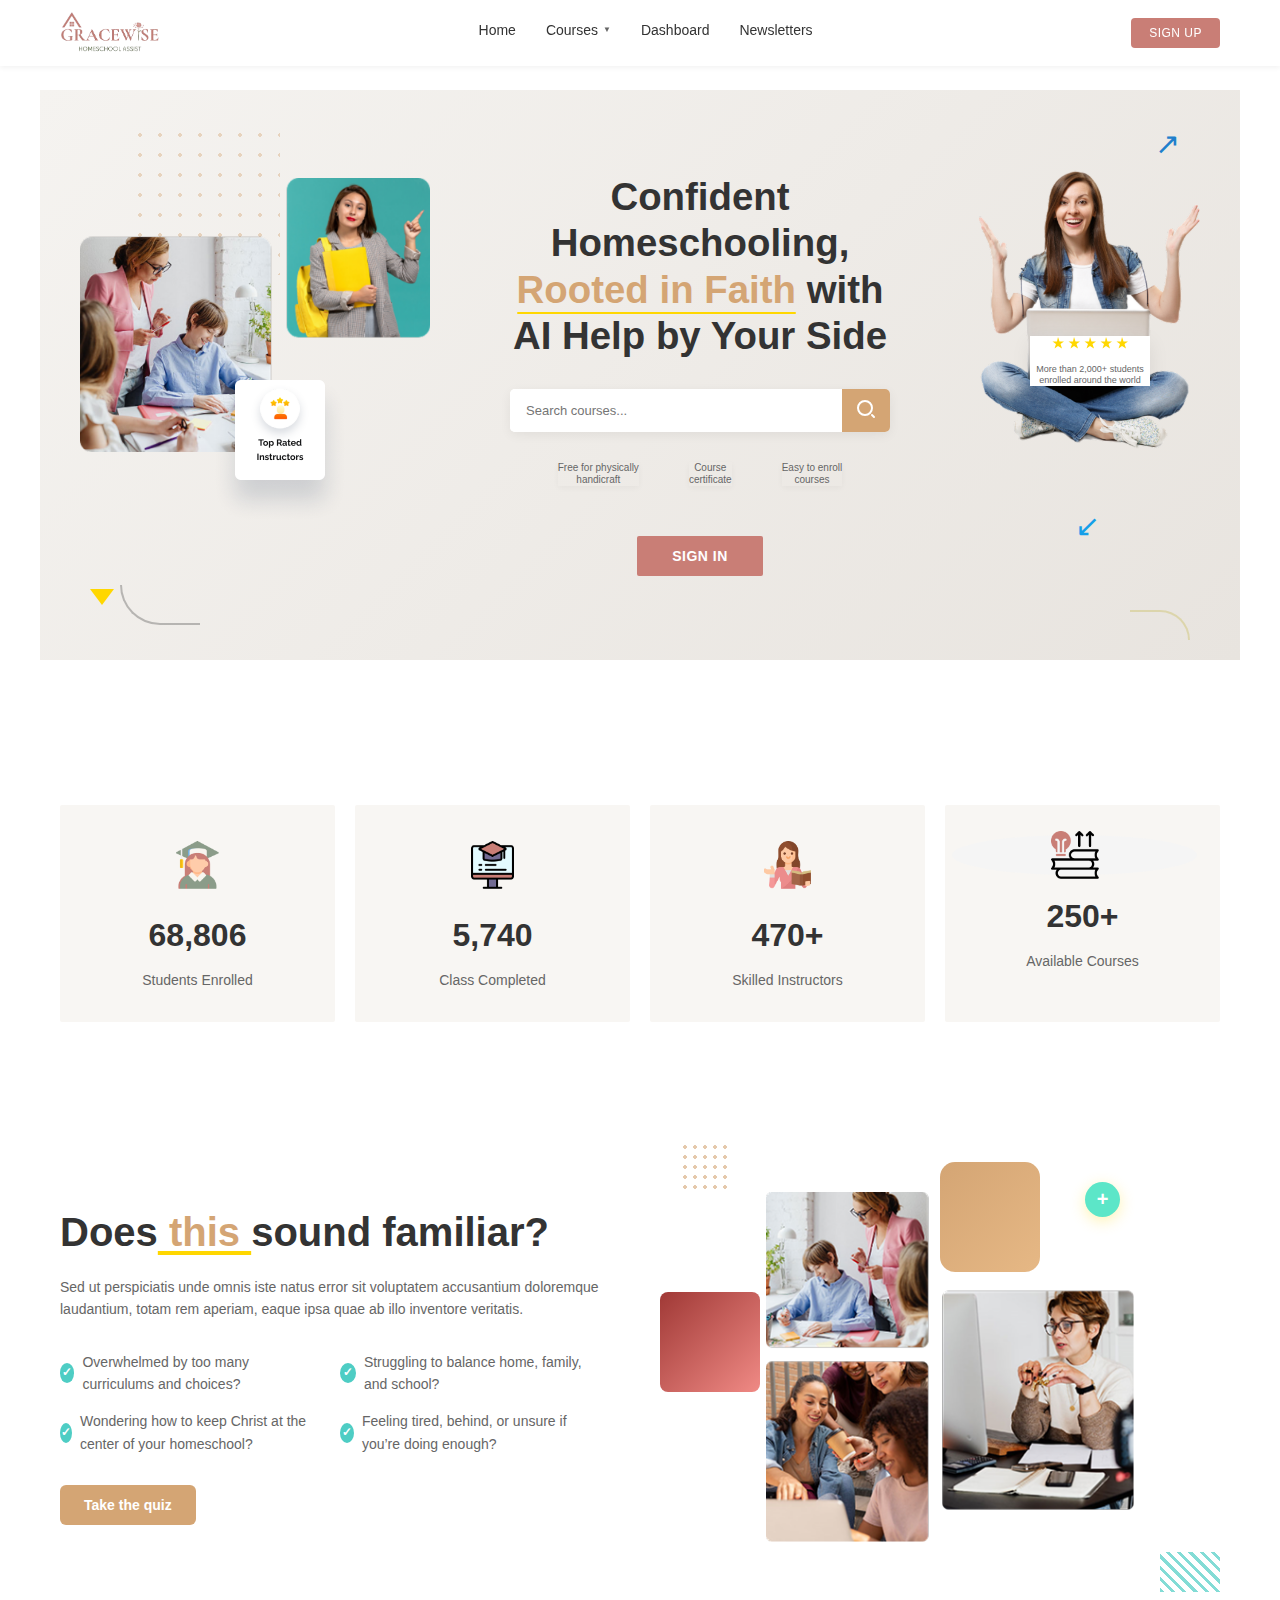
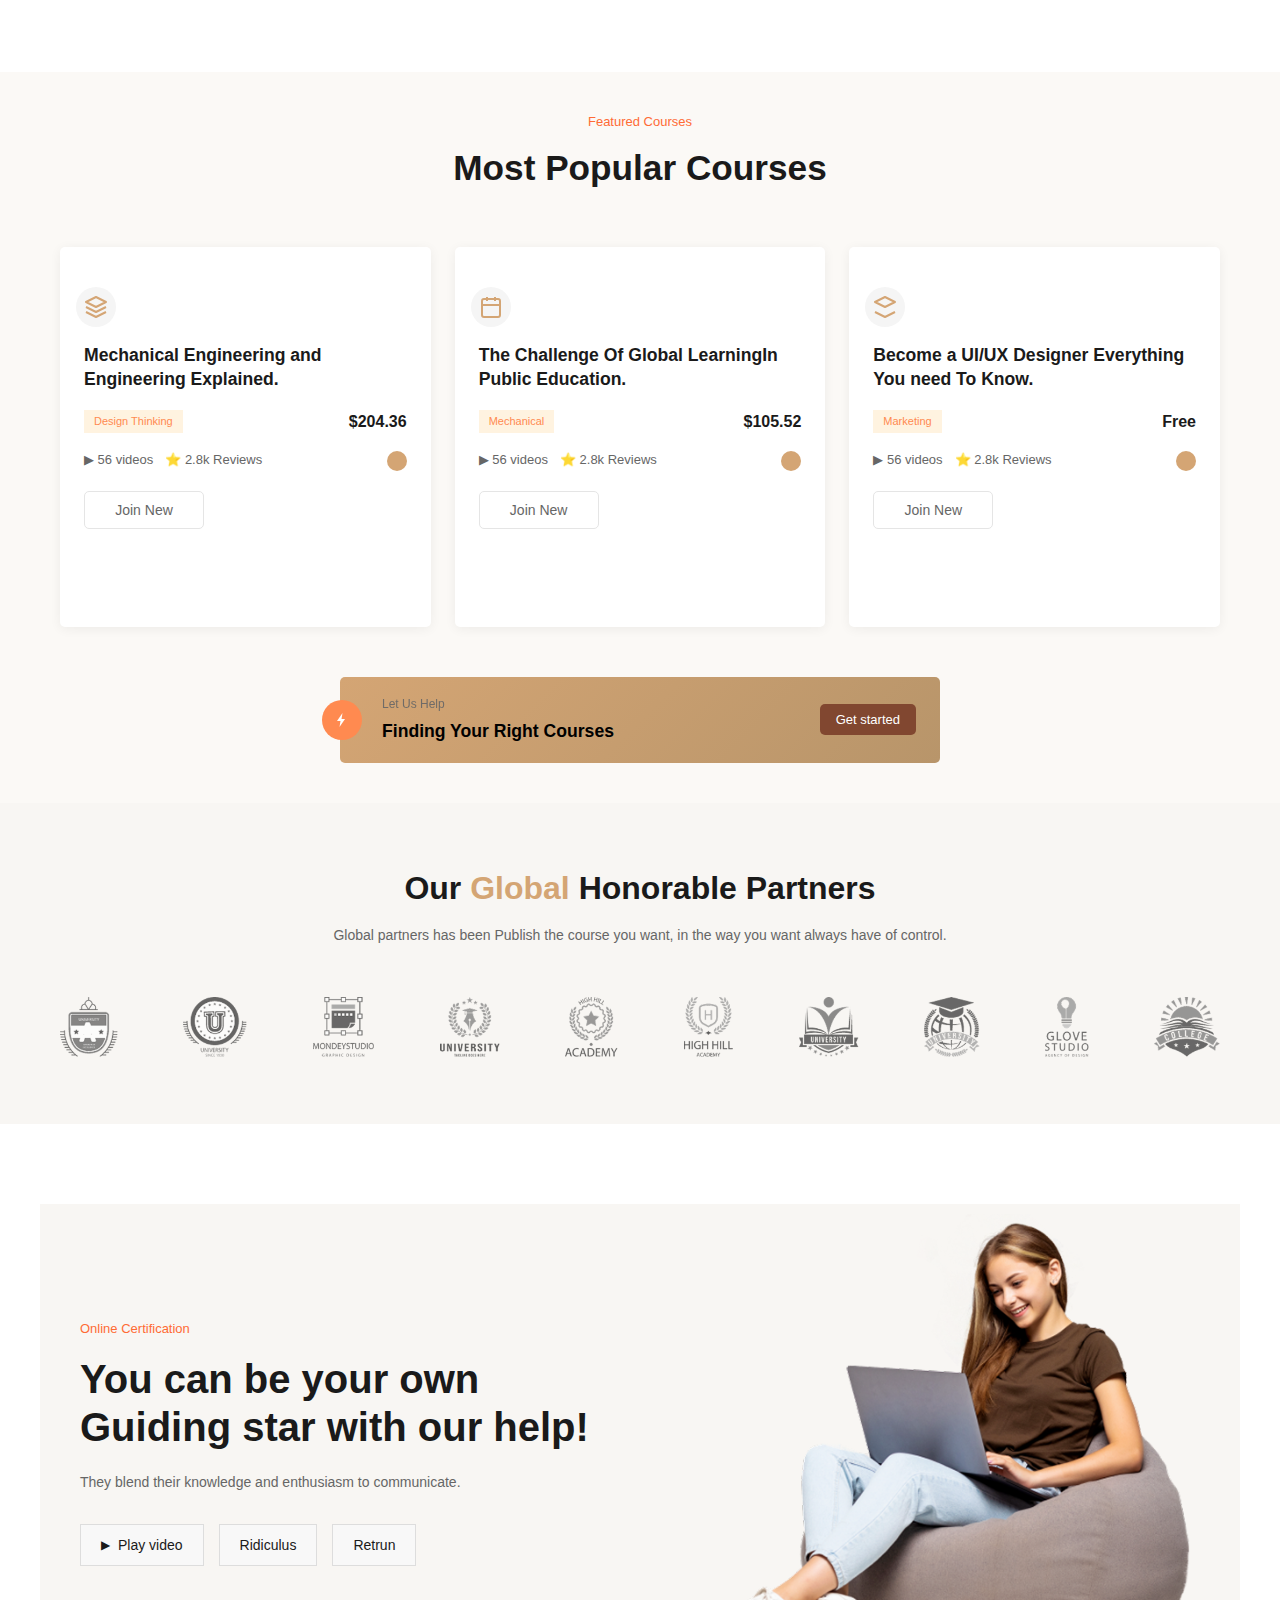
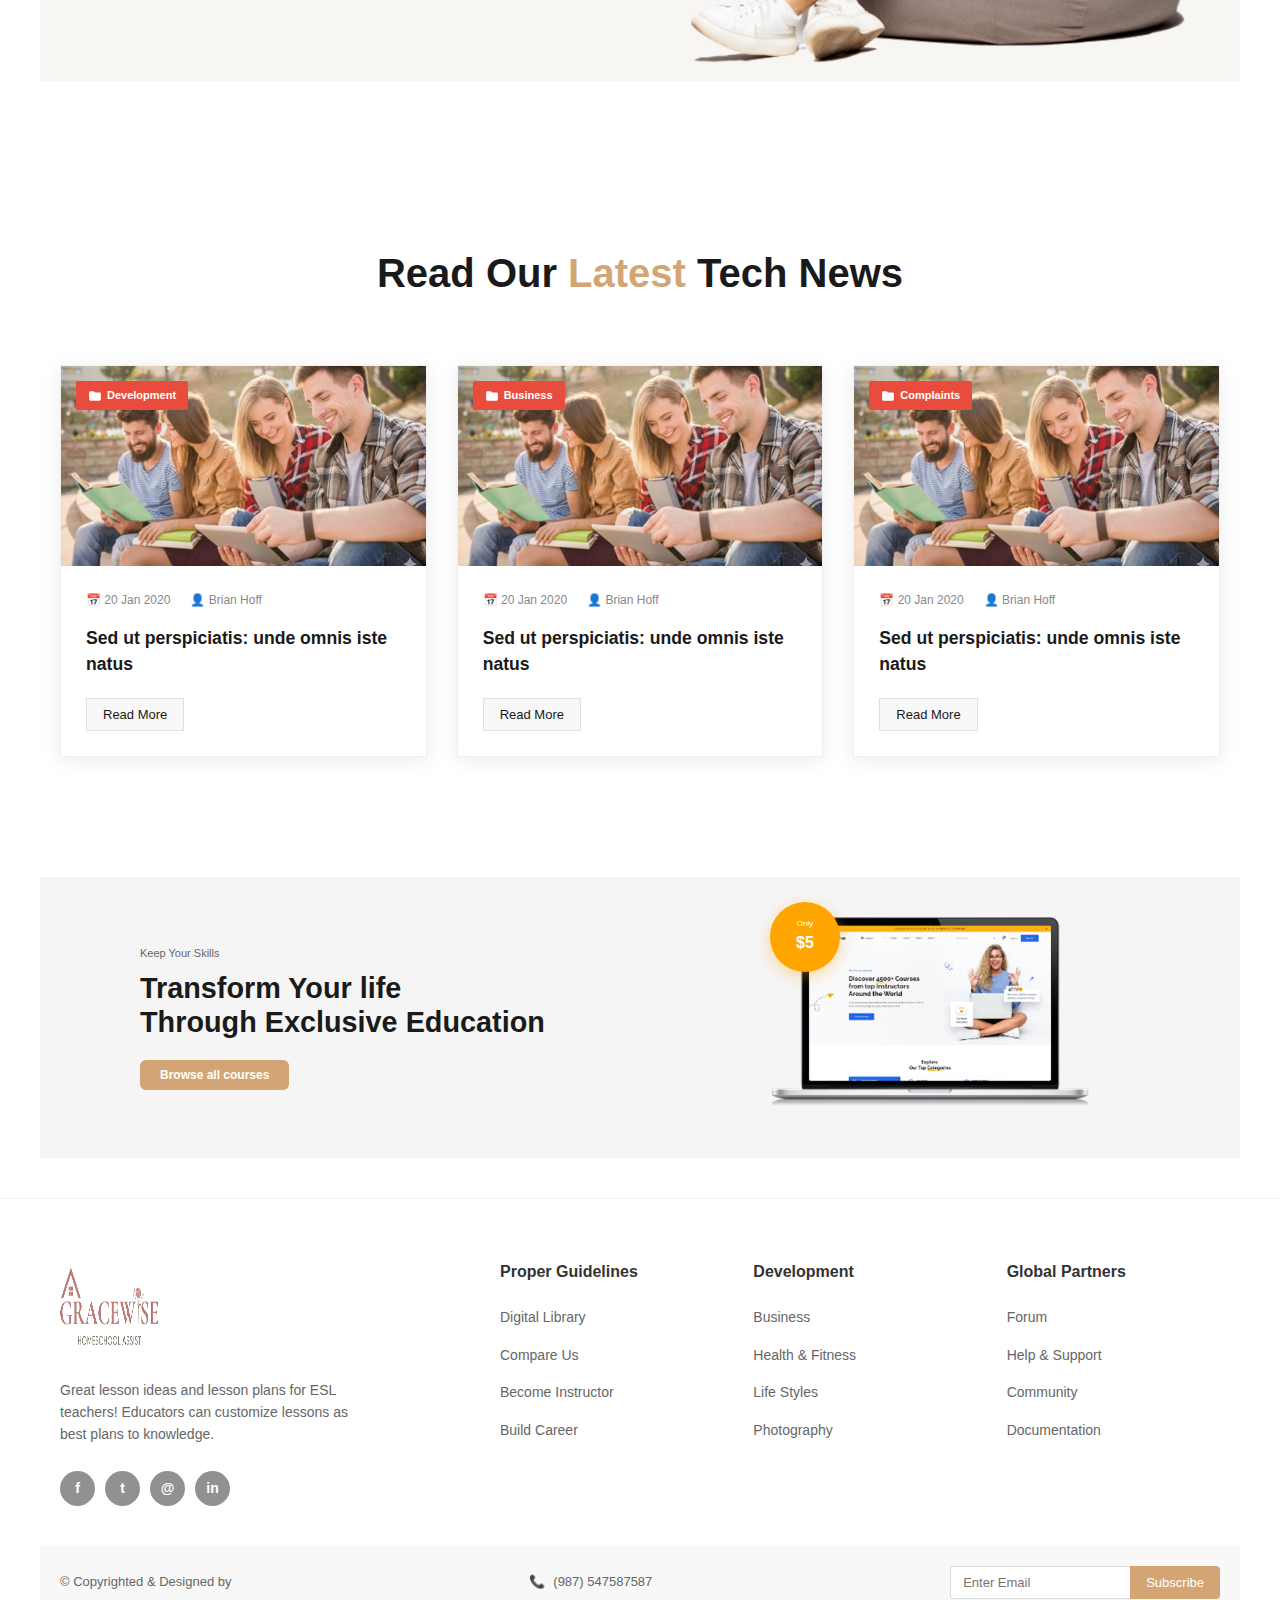
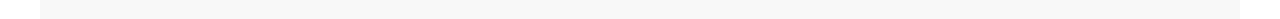
<file: index.html>
<!DOCTYPE html>
<html lang="en">
<head>
    <meta charset="UTF-8">
    <meta name="viewport" content="width=device-width, initial-scale=1.0">
    <title>Eduman - Online Learning Platform</title>
    <link rel="stylesheet" href="css/style.css">
    <script src="js/script.js" defer></script>
    <script src="js/auth.js" defer></script>
</head>
<body>
    <!-- Header Section -->
    <header class="header">
        <div class="container">
            <div class="logo">
                <img src="assest/logo/main_logo.png" alt="Logo" width="70" height="70">
            </div>
            <nav class="nav" id="mobileNav">
                <ul>
                    <li><a href="#home">Home</a></li>
                    <li><a href="#courses">Courses <span class="dropdown-arrow">▼</span></a></li>
                    <li><a href="dashboard.html">Dashboard</a></li>
                    <li><a href="#newsletters">Newsletters</a></li>
                </ul>
            </nav>
            <button class="mobile-menu-toggle" onclick="toggleMobileMenu()" aria-label="Toggle menu">
                ☰
            </button>
            <div class="auth-buttons">
                <button class="signup-btn" id="signupBtn" onclick="window.location.href='sign_up.html'">SIGN UP</button>
                <button class="logout-btn" id="logoutBtn" onclick="handleLogout()" style="display: none;">LOGOUT</button>
            </div>
        </div>
    </header>

    <!-- Hero Section -->
    <section class="hero" id="home">
        <div class="container">
            <div class="hero-content"> 
                <div class="hero-left">
                    <!-- Simple Picture -->
                    <div class="left-picture">
                        <img src="assest/home5.png" alt="Student">
                    </div>
                    
                    <!-- Dots Pattern Top -->
                    <div class="dots-pattern-top"></div>
                    
                    <!-- Main Images Stack -->
                    <div class="images-stack">
                        <div class="image-card main-teacher">
                            <img src="assest/home3.png" alt="Teacher">
                        </div>
                    </div>
                    
                    <!-- Bottom Decorations -->
                    <div class="bottom-decorations">
                        <div class="triangle-yellow"></div>
                        <div class="curved-line"></div>
                    </div>
                </div>
                
                <div class="hero-center">
                    <h1>Confident Homeschooling, <span class="highlight"> Rooted in Faith</span>  with AI Help by Your Side</h1>
                    
                    <div class="search-container">
                        <div class="search-bar">
                            <input type="text" placeholder="Search courses..." id="searchInput">
                            <button class="search-btn" onclick="performSearch()">
                                <svg width="20" height="20" viewBox="0 0 20 20" fill="none">
                                    <circle cx="9" cy="9" r="7" stroke="white" stroke-width="2" fill="none"/>
                                    <path d="m16 16 2 2" stroke="white" stroke-width="2" stroke-linecap="round"/>
                                </svg>
                            </button>
                        </div>
                    </div>
                    
                    <div class="features-row">
                        <div class="feature-item">
                            <span>Free for physically<br>handicraft</span>
                        </div>
                        <div class="feature-item">
                            <span>Course<br>certificate</span>
                        </div>
                        <div class="feature-item">
                            <span>Easy to enroll<br>courses</span>
                        </div>
                    </div>
                    
                    <button class="main-cta-btn" id="mainCtaBtn" onclick="checkUserAndRedirect()">SIGN IN</button>
                </div>

                <div class="hero-right">
                    <!-- Top Arrow -->
                    <div class="top-arrow">↗</div>
                    
                    <!-- Main Student Image -->
                    <div class="student-main">
                        <img src="assest/home4.png" alt="Happy Student">
                    </div>
                    
                    <!-- Stats Card -->
                    <div class="student-stats">
                        <div class="rating-stars">
                            <svg width="80" height="16" viewBox="0 0 80 16" fill="none">
                                <path d="M8 1l1.5 4.5h4.5l-3.5 2.5 1.5 4.5L8 10l-3.5 2.5 1.5-4.5L2.5 5.5h4.5L8 1z" fill="#FFD700"/>
                                <path d="M24 1l1.5 4.5h4.5l-3.5 2.5 1.5 4.5L24 10l-3.5 2.5 1.5-4.5L18.5 5.5h4.5L24 1z" fill="#FFD700"/>
                                <path d="M40 1l1.5 4.5h4.5l-3.5 2.5 1.5 4.5L40 10l-3.5 2.5 1.5-4.5L34.5 5.5h4.5L40 1z" fill="#FFD700"/>
                                <path d="M56 1l1.5 4.5h4.5l-3.5 2.5 1.5 4.5L56 10l-3.5 2.5 1.5-4.5L50.5 5.5h4.5L56 1z" fill="#FFD700"/>
                                <path d="M72 1l1.5 4.5h4.5l-3.5 2.5 1.5 4.5L72 10l-3.5 2.5 1.5-4.5L66.5 5.5h4.5L72 1z" fill="#FFD700"/>
                            </svg>
                        </div>
                        <p>More than 2,000+ students<br>enrolled around the world</p>
                    </div>
                    
                    <!-- Bottom Decorations -->
                    <div class="right-decorations">
                        <div class="blue-arrow">↙</div>
                        <div class="curved-element"></div>
                    </div>
                </div>
            </div>
        </div>
    </section>

   <!-- Stats Section -->
    <section class="stats">
        <div class="container">
            <div class="stats-grid">
                <div class="stat-item">
                    <div class="stat-icon student-icon" style="display: flex !important; justify-content: center !important; align-items: center !important; width: 100% !important;">
                        <img src="assest/icons/icon4.png" alt="Students" width="48" height="48">
                    </div>
                    <h3>68,806</h3>
                    <p>Students Enrolled</p>
                </div>
                <div class="stat-item">
                    <div class="stat-icon class-icon" style="display: flex !important; justify-content: center !important; align-items: center !important; width: 100% !important;">
                        <img src="assest/icons/icon3.png" alt="Classes" width="48" height="48">
                    </div>
                    <h3>5,740</h3>
                    <p>Class Completed</p>
                </div>
                <div class="stat-item">
                    <div class="stat-icon instructor-icon" style="display: flex !important; justify-content: center !important; align-items: center !important; width: 100% !important;">
                        <img src="assest/icons/icon1.png" alt="Instructors" width="48" height="48">
                    </div>
                    <h3>470+</h3>
                    <p>Skilled Instructors</p>
                </div>
                <div class="stat-item">
                    <div class="stat-icon course-icon" style="display: flex !important; justify-content: center !important; align-items: center !important; width: 100% !important;">
                        <img src="assest/icons/icon2.png" alt="Courses" width="48" height="48">
                    </div>
                    <h3>250+</h3>
                    <p>Available Courses</p>
                </div>
            </div>
        </div>
    </section>

    <!-- Why Students Choose Us Section -->
    <section class="why-choose">
        <div class="container">
            <div class="why-choose-content">
                <div class="why-choose-left">
                    <h2>Does<span class="highlight-choose">  this </span> sound familiar?</h2>
                    <p>Sed ut perspiciatis unde omnis iste natus error sit voluptatem accusantium doloremque laudantium, totam rem aperiam, eaque ipsa quae ab illo inventore veritatis.</p>
                    
                    <div class="features-list">
                        <div class="feature-check">
                            <span class="check-icon">✓</span>
                            <span>Overwhelmed by too many curriculums and choices?</span>
                        </div>
                        <div class="feature-check">
                            <span class="check-icon">✓</span>
                            <span>Struggling to balance home, family, and school?</span>
                        </div>
                        <div class="feature-check">
                            <span class="check-icon">✓</span>
                            <span>Wondering how to keep Christ at the center of your homeschool?</span>
                        </div>
                        <div class="feature-check">
                            <span class="check-icon">✓</span>
                            <span>Feeling tired, behind, or unsure if you’re doing enough?</span>
                        </div>
                    </div>
                    
                    <button class="more-about-btn">Take the quiz</button>
                </div>
                
                <div class="why-choose-right">
                    <!-- Dots Pattern -->
                    <div class="dots-decoration"></div>
                    
                    <!-- Striped Pattern -->
                    <div class="stripes-decoration"></div>
                    
                    <!-- Plus Icon -->
                    <div class="plus-decoration">+</div>
                    
                    <!-- Color Boxes -->
                    <div class="color-block-yellow"></div>
                    <div class="color-block-pink"></div>
                    
                    <!-- Single Home1 Image -->
                    <div class="main-home-image">
                        <img src="assest/home1.png" alt="Student with laptop">
                    </div>
                </div>
            </div>
        </div>
    </section>

    <!-- Most Popular Courses Section -->
    <section class="courses" id="courses">
        <div class="container">
            <div class="courses-header">
                <span class="courses-label">Featured Courses</span>
                <h2>Most Popular Courses</h2>
            </div>
            
            <div class="courses-grid">
                <!-- Course 1 -->
                <div class="course-card">
                    <div class="course-icon">
                        <svg width="24" height="24" viewBox="0 0 24 24" fill="none">
                            <path d="M12 2L2 7L12 12L22 7L12 2Z" stroke="#D4A574" stroke-width="2" stroke-linejoin="round"/>
                            <path d="M2 17L12 22L22 17" stroke="#D4A574" stroke-width="2" stroke-linejoin="round"/>
                            <path d="M2 12L12 17L22 12" stroke="#D4A574" stroke-width="2" stroke-linejoin="round"/>
                        </svg>
                    </div>
                    <h3>Mechanical Engineering and Engineering Explained.</h3>
                    <div class="course-meta">
                        <span class="course-category">Design Thinking</span>
                        <span class="course-price">$204.36</span>
                    </div>
                    <div class="course-stats">
                        <span class="course-videos">▶ 56 videos</span>
                        <span class="course-rating">⭐ 2.8k Reviews</span>
                        <div class="instructor-avatar"></div>
                    </div>
                    <button class="join-btn">Join New</button>
                </div>
                
                <!-- Course 2 -->
                <div class="course-card">
                    <div class="course-icon">
                        <svg width="24" height="24" viewBox="0 0 24 24" fill="none">
                            <rect x="3" y="4" width="18" height="18" rx="2" ry="2" stroke="#D4A574" stroke-width="2"/>
                            <line x1="16" y1="2" x2="16" y2="6" stroke="#D4A574" stroke-width="2"/>
                            <line x1="8" y1="2" x2="8" y2="6" stroke="#D4A574" stroke-width="2"/>
                            <line x1="3" y1="10" x2="21" y2="10" stroke="#D4A574" stroke-width="2"/>
                        </svg>
                    </div>
                    <h3>The Challenge Of Global LearningIn Public Education.</h3>
                    <div class="course-meta">
                        <span class="course-category">Mechanical</span>
                        <span class="course-price">$105.52</span>
                    </div>
                    <div class="course-stats">
                        <span class="course-videos">▶ 56 videos</span>
                        <span class="course-rating">⭐ 2.8k Reviews</span>
                        <div class="instructor-avatar"></div>
                    </div>
                    <button class="join-btn">Join New</button>
                </div>
                
                <!-- Course 3 -->
                <div class="course-card">
                    <div class="course-icon">
                        <svg width="24" height="24" viewBox="0 0 24 24" fill="none">
                            <path d="M12 2L2 7L12 12L22 7L12 2Z" stroke="#D4A574" stroke-width="2" stroke-linejoin="round"/>
                            <path d="M2 17L12 22L22 17" stroke="#D4A574" stroke-width="2" stroke-linejoin="round"/>
                        </svg>
                    </div>
                    <h3>Become a UI/UX Designer Everything You need To Know.</h3>
                    <div class="course-meta">
                        <span class="course-category">Marketing</span>
                        <span class="course-price">Free</span>
                    </div>
                    <div class="course-stats">
                        <span class="course-videos">▶ 56 videos</span>
                        <span class="course-rating">⭐ 2.8k Reviews</span>
                        <div class="instructor-avatar"></div>
                    </div>
                    <button class="join-btn">Join New</button>
                </div>
            </div>
            
            <!-- CTA Banner -->
            <div class="cta-banner">
                <div class="cta-icon">
                    <svg width="16" height="16" viewBox="0 0 16 16" fill="white">
                        <path d="M8.5 1L3 9h3.5l-1 6L11 7H7.5l1-6z" fill="white"/>
                    </svg>
                </div>
                <div class="cta-content">
                    <span class="cta-label">Let Us Help</span>
                    <h3>Finding Your Right Courses</h3>
                </div>
                <button class="get-started-btn">Get started</button>
            </div>
        </div>
    </section>

    <!-- Partners Section -->
    <section class="partners">
        <div class="container">
            <div class="partners-header">
                <h2>Our <span class="highlight-partners">Global</span> Honorable Partners</h2>
                <p>Global partners has been Publish the course you want, in the way you want always have of control.</p>
            </div>
            
            <div class="partners-logos">
                <div class="logo-item">
                    <img src="assest/logo/logo1.png" alt="Partner Logo 1">
                </div>
                <div class="logo-item">
                    <img src="assest/logo/logo2.png" alt="Partner Logo 2">
                </div>
                <div class="logo-item">
                    <img src="assest/logo/logo3.png" alt="Partner Logo 3">
                </div>
                <div class="logo-item">
                    <img src="assest/logo/logo4.png" alt="Partner Logo 4">
                </div>
                <div class="logo-item">
                    <img src="assest/logo/logo5.png" alt="Partner Logo 5">
                </div>
                <div class="logo-item">
                    <img src="assest/logo/logo6.png" alt="Partner Logo 6">
                </div>
                <div class="logo-item">
                    <img src="assest/logo/logo7.png" alt="Partner Logo 7">
                </div>
                <div class="logo-item">
                    <img src="assest/logo/logo8.png" alt="Partner Logo 8">
                </div>
                <div class="logo-item">
                    <img src="assest/logo/logo9.png" alt="Partner Logo 9">
                </div>
                <div class="logo-item">
                    <img src="assest/logo/logo10.png" alt="Partner Logo 10">
                </div>
            </div>
        </div>
    </section>

    <!-- Online Certification Section -->
    <section class="certification">
        <div class="container">
            <div class="certification-content">
                <div class="certification-left">
                    <span class="certification-label">Online Certification</span>
                    <h2>You can be your own<br>Guiding star with our help!</h2>
                    <p>They blend their knowledge and enthusiasm to communicate.</p>
                    
                    <div class="certification-buttons">
                        <button class="play-btn">
                            <span class="play-icon">▶</span>
                            Play video
                        </button>
                        <button class="play-btn">Ridiculus</button>
                        <button class="play-btn">Retrun</button>
                    </div>
                </div>
                
                <div class="certification-right">
                    <div class="certification-image">
                        <img src="assest/home2.png" alt="Student with laptop">
                    </div>
                </div>
            </div>
        </div>
    </section>

    <!-- News Section -->
    <section class="news" id="newsletters">
        <div class="container">
            <div class="news-header">
                <h2>Read Our <span class="highlight-news">Latest</span> Tech News</h2>
            </div>
            
            <div class="news-grid">
                <!-- News Card 1 -->
                <div class="news-card">
                    <div class="news-image">
                        <img src="assest/img.png" alt="Tech News">
                        <div class="news-category development">Development</div>
                    </div>
                    <div class="news-content">
                        <div class="news-meta">
                            <span class="news-date">📅 20 Jan 2020</span>
                            <span class="news-author">👤 Brian Hoff</span>
                        </div>
                        <h3>Sed ut perspiciatis: unde omnis iste natus</h3>
                        <button class="read-more-btn">Read More</button>
                    </div>
                </div>
                
                <!-- News Card 2 -->
                <div class="news-card">
                    <div class="news-image">
                        <img src="assest/img.png" alt="Tech News">
                        <div class="news-category business">Business</div>
                    </div>
                    <div class="news-content">
                        <div class="news-meta">
                            <span class="news-date">📅 20 Jan 2020</span>
                            <span class="news-author">👤 Brian Hoff</span>
                        </div>
                        <h3>Sed ut perspiciatis: unde omnis iste natus</h3>
                        <button class="read-more-btn">Read More</button>
                    </div>
                </div>
                
                <!-- News Card 3 -->
                <div class="news-card">
                    <div class="news-image">
                        <img src="assest/img.png" alt="Tech News">
                        <div class="news-category complaints">Complaints</div>
                    </div>
                    <div class="news-content">
                        <div class="news-meta">
                            <span class="news-date">📅 20 Jan 2020</span>
                            <span class="news-author">👤 Brian Hoff</span>
                        </div>
                        <h3>Sed ut perspiciatis: unde omnis iste natus</h3>
                        <button class="read-more-btn">Read More</button>
                    </div>
                </div>
            </div>
        </div>
    </section>

    <!-- Transform Section -->
    <section class="transform">
        <div class="container">
            <div class="transform-content">
                <div class="transform-left">
                    <span class="transform-label">Keep Your Skills</span>
                    <h2>Transform Your life<br>Through Exclusive Education</h2>
                    <button class="browse-courses-btn">Browse all courses</button>
                </div>
                
                <div class="transform-right">
                    <div class="laptop-mockup">
                        <img src="assest/news.png" alt="Laptop with course interface">
                        <div class="price-badge">
                            <span class="price-text">Only</span>
                            <span class="price-amount">$5</span>
                        </div>
                    </div>
                </div>
            </div>
        </div>
    </section>

 

    <script src="js/script.js"></script>
    <script src="js/search.js"></script>
    <script src="js/auth.js"></script>
    <script>
        function toggleMobileMenu() {
            const nav = document.getElementById('mobileNav');
            nav.classList.toggle('mobile-open');
        }
        
        function checkUserAndRedirect() {
            // Check if user is already logged in
            const currentUser = JSON.parse(localStorage.getItem('currentUser'));
            if (currentUser) {
                if (currentUser.isAdmin) {
                    window.location.href = 'admin-dashboard.html';
                } else {
                    window.location.href = 'dashboard.html';
                }
            } else {
                window.location.href = 'sign_in.html';
            }
        }
        
        // Close mobile menu when clicking on a link
        document.addEventListener('DOMContentLoaded', function() {
            const navLinks = document.querySelectorAll('.nav a');
            navLinks.forEach(link => {
                link.addEventListener('click', function() {
                    const nav = document.getElementById('mobileNav');
                    nav.classList.remove('mobile-open');
                });
            });
        });
    </script>

    <!-- Footer Section -->
    <footer class="footer">
        <div class="container">
            <div class="footer-content">
                <!-- Footer Left -->
                <div class="footer-left">
                    <div class="footer-logo">
                        <img src="assest/logo/main_logo.png" alt="Logo" width="100" height="100">
                    </div>
                    <p class="footer-description">Great lesson ideas and lesson plans for ESL teachers! Educators can customize lessons as best plans to knowledge.</p>
                    <div class="social-icons">
                        <a href="#" class="social-icon facebook">f</a>
                        <a href="#" class="social-icon twitter">t</a>
                        <a href="#" class="social-icon instagram">@</a>
                        <a href="#" class="social-icon linkedin">in</a>
                    </div>
                </div>
                
                <!-- Footer Links -->
                <div class="footer-links">
                    <div class="footer-column">
                        <h4>Proper Guidelines</h4>
                        <ul>
                            <li><a href="#">Digital Library</a></li>
                            <li><a href="#">Compare Us</a></li>
                            <li><a href="#">Become Instructor</a></li>
                            <li><a href="#">Build Career</a></li>
                        </ul>
                    </div>
                    
                    <div class="footer-column">
                        <h4>Development</h4>
                        <ul>
                            <li><a href="#">Business</a></li>
                            <li><a href="#">Health & Fitness</a></li>
                            <li><a href="#">Life Styles</a></li>
                            <li><a href="#">Photography</a></li>
                        </ul>
                    </div>
                    
                    <div class="footer-column">
                        <h4>Global Partners</h4>
                        <ul>
                            <li><a href="#">Forum</a></li>
                            <li><a href="#">Help & Support</a></li>
                            <li><a href="#">Community</a></li>
                            <li><a href="#">Documentation</a></li>
                        </ul>
                    </div>
                </div>
            </div>
            
            <!-- Footer Bottom -->
            <div class="footer-bottom">
                <div class="footer-bottom-content">
                    <p class="copyright">© Copyrighted & Designed by</p>
                    <div class="contact-info">
                        <div class="phone-info">
                            <span class="phone-icon">📞</span>
                            <span class="phone-number">(987) 547587587</span>
                        </div>
                    </div>
                    <div class="newsletter">
                        <input type="email" placeholder="Enter Email" class="email-input">
                        <button class="subscribe-btn">Subscribe</button>
                    </div>
                </div>
            </div>
        </div>
    </footer>
</body>
</html>
</file>
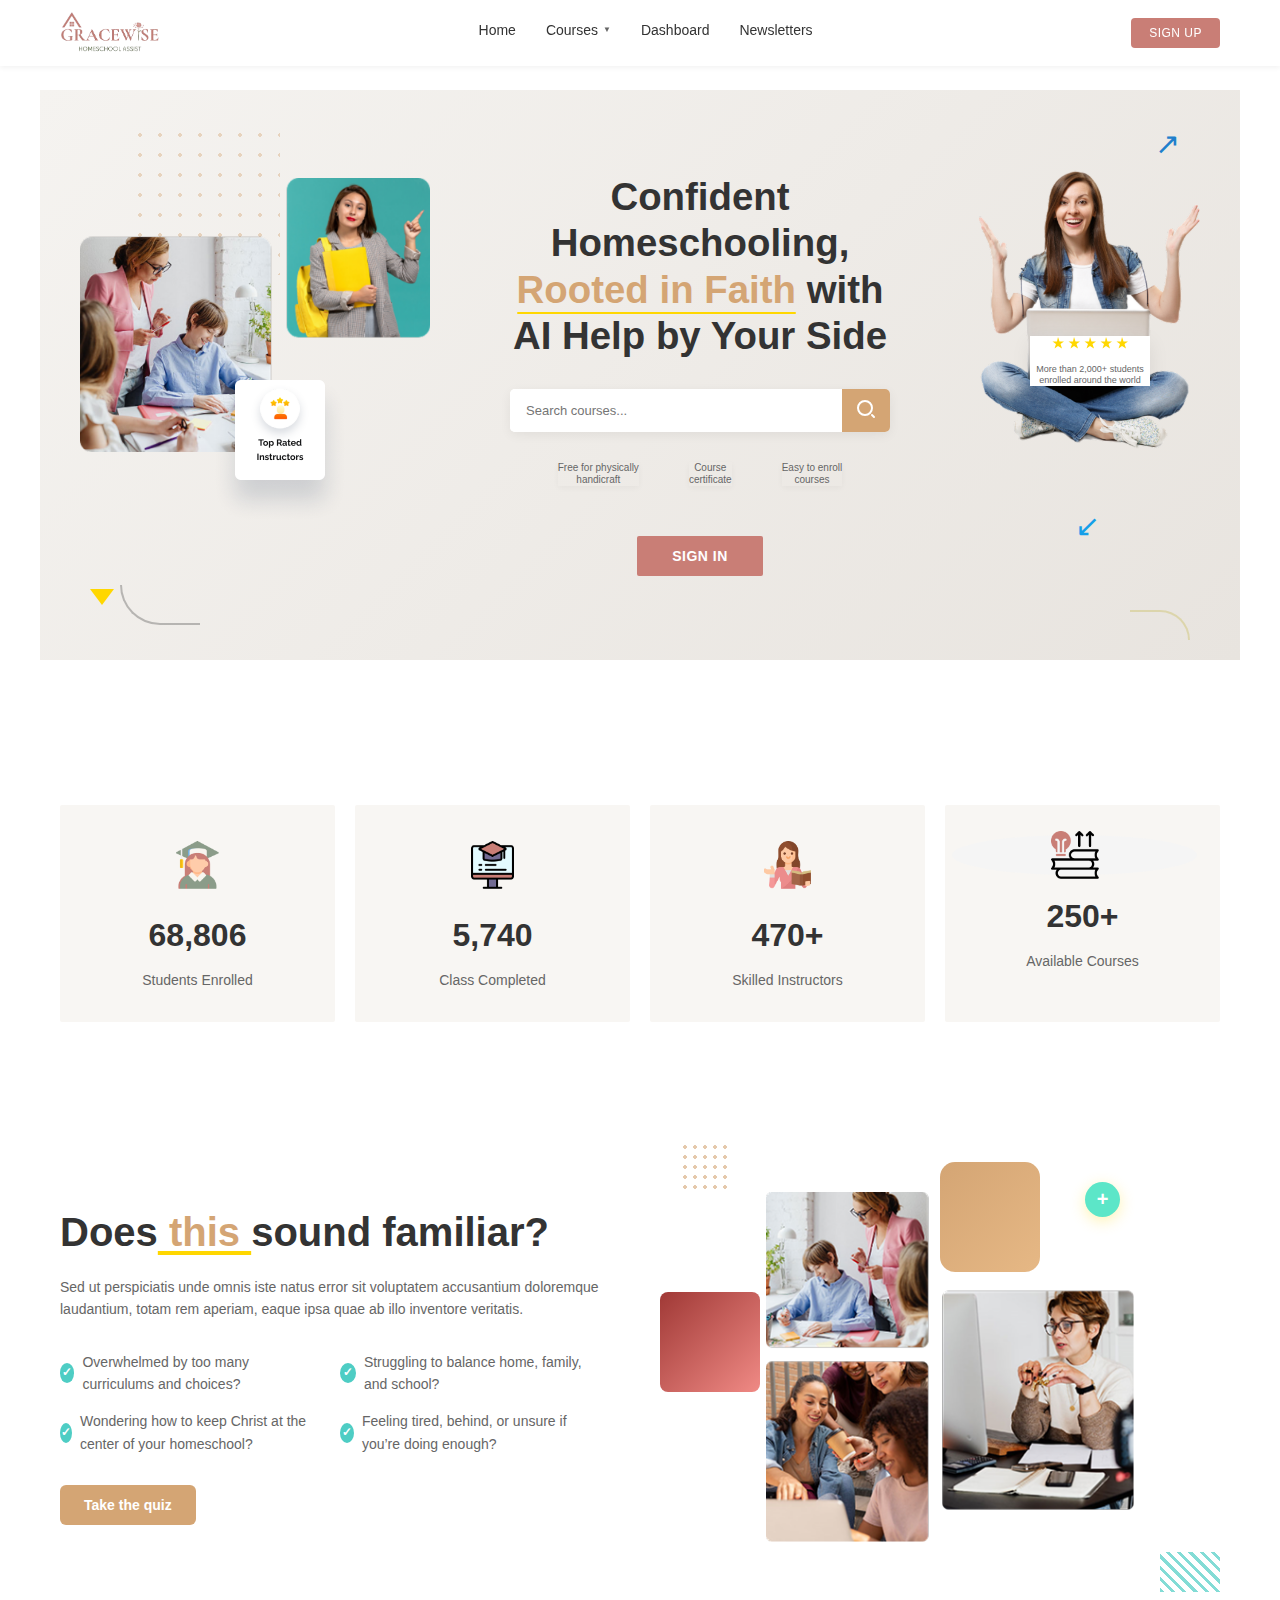
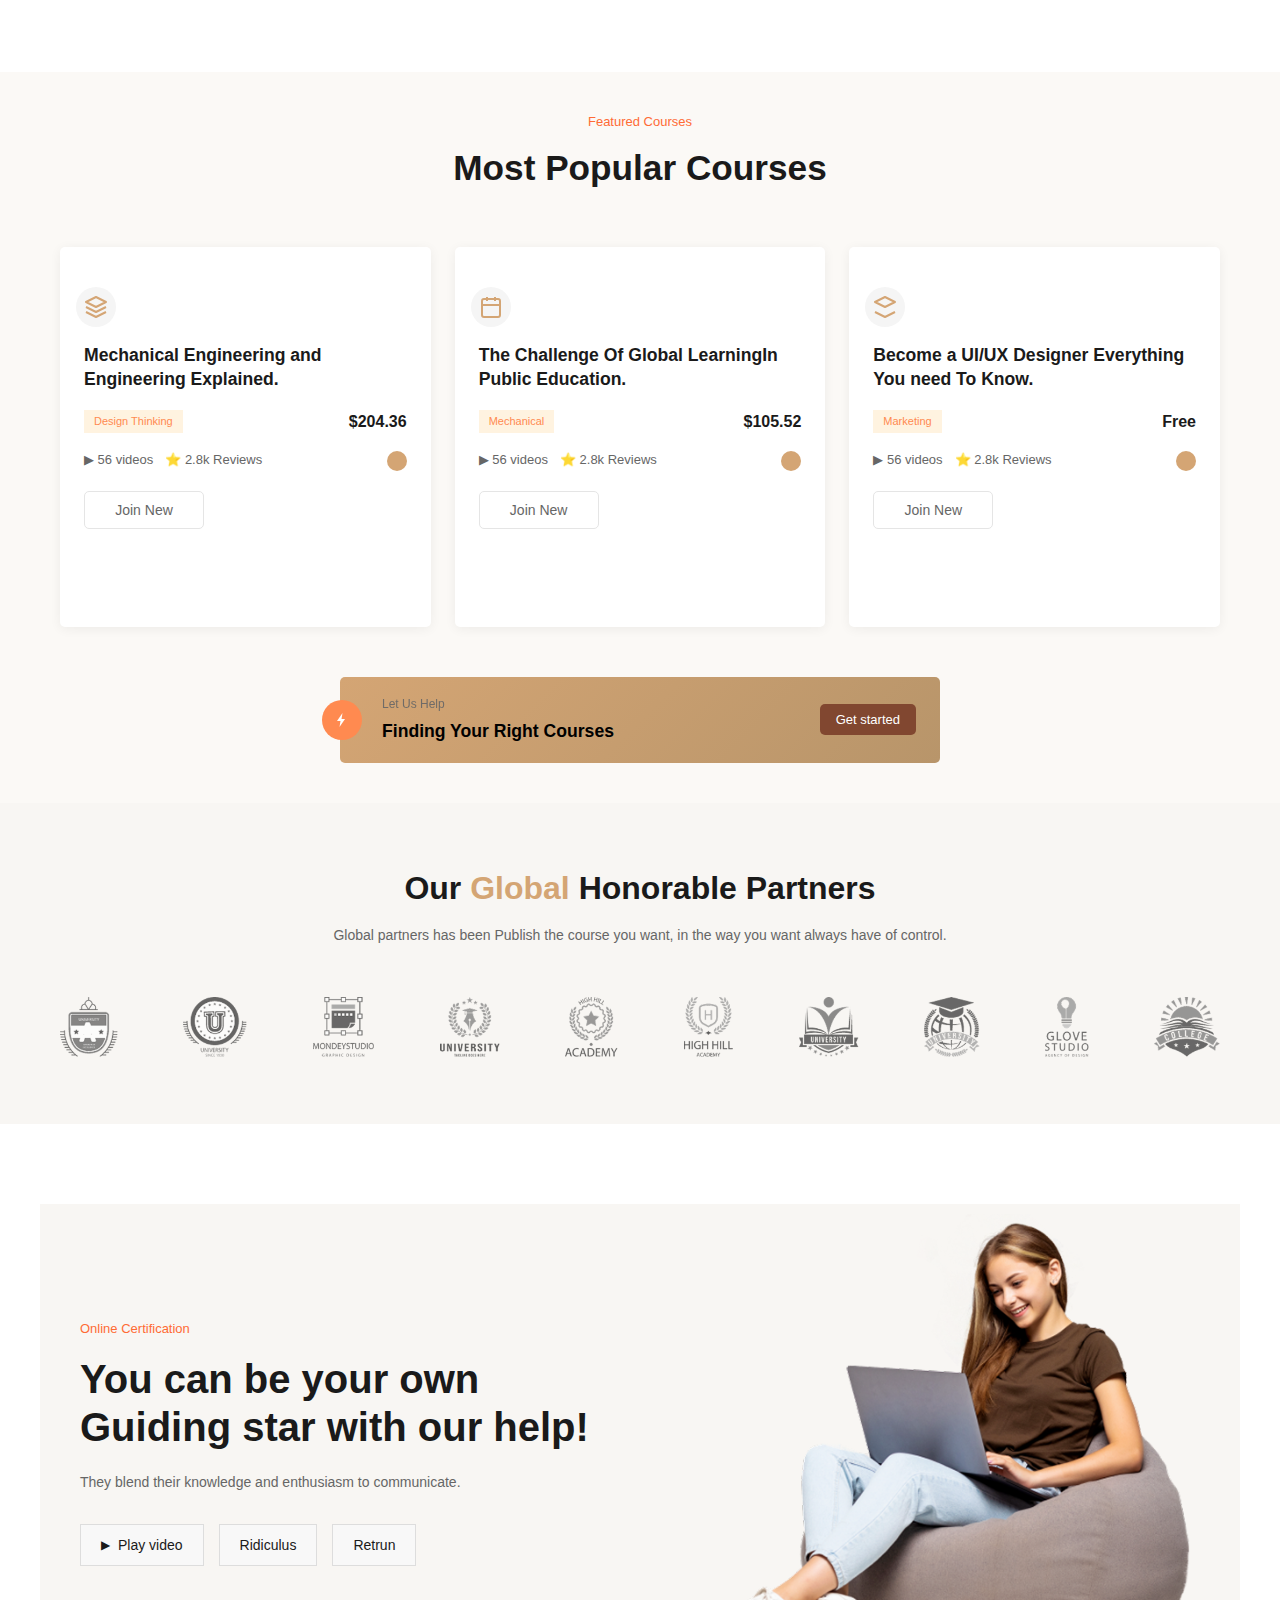
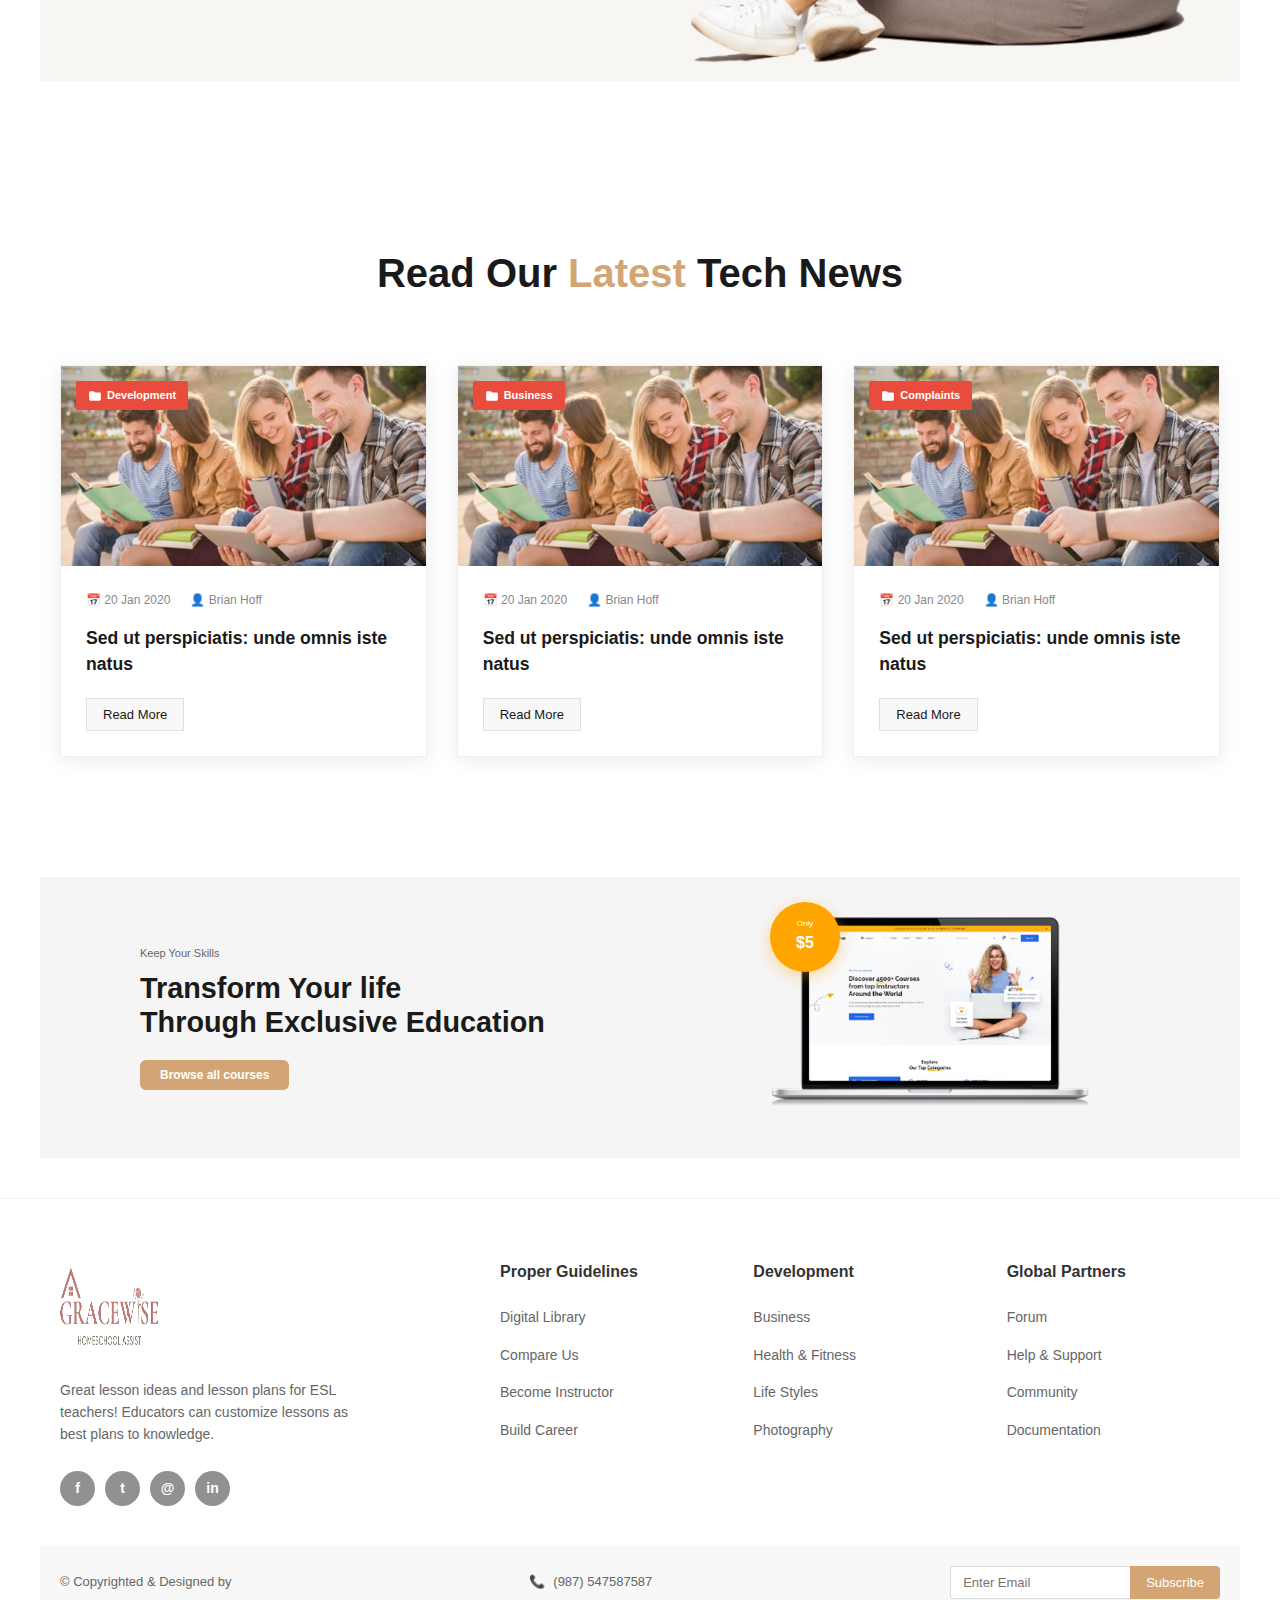
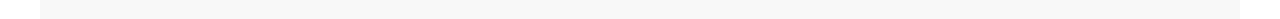
<file: admin-dashboard.html>
<!DOCTYPE html>
<html lang="en">
<head>
    <meta charset="UTF-8">
    <meta name="viewport" content="width=device-width, initial-scale=1.0">
    <title>Admin Dashboard - Gracewise</title>
    <link rel="stylesheet" href="css/admin-sidebar.css">
    <link rel="stylesheet" href="css/admin-dashboard.css">
    <link href="https://fonts.googleapis.com/css2?family=Inter:wght@300;400;500;600&display=swap" rel="stylesheet">
    <link href="https://cdnjs.cloudflare.com/ajax/libs/font-awesome/6.0.0/css/all.min.css" rel="stylesheet">
    <script src="js/auth.js" defer></script>
  
</head>
<body>
    <!-- Mobile Menu Toggle -->
    <div class="mobile-menu-toggle">
        <i class="fas fa-bars"></i>
    </div>
    
    <!-- Mobile Overlay -->
    <div class="mobile-overlay"></div>
    
    <!-- Sidebar -->
    <div class="sidebar">
        <div class="logo">
            <img src="assest/logo/main_logo.png" alt="Gracewise Logo">
        </div>
        <nav class="nav-menu">
            <a href="admin-dashboard.html" class="nav-item active">
                <i class="fas fa-th-large"></i>
                <span>Dashboard</span>
            </a>
            <a href="all-users.html" class="nav-item">
                <i class="fas fa-users"></i>
                <span>Users</span>
            </a>
            <a href="admin-curriculum.html" class="nav-item">
                <i class="fas fa-book"></i>
                <span>Curriculum</span>
            </a>
        </nav>

        <div class="sidebar-footer">

            <div class="user-section">
                <a href="#">
                    <i class="fas fa-cog"></i>
                    Settings</a>
                <a href="#" onclick="auth.logout()">
                    <i class="fas fa-sign-out-alt"></i>
                    Logout</a>
            </div>
        </div>
    </div>

    <!-- Main Content -->
    <div class="main-content">
        <!-- Header -->
        <header class="header">
            <div class="search-bar">
                <i class="fas fa-search"></i>
                <input type="text" placeholder="What do you want to learn">
            </div>
            <div class="header-right">
                <div class="profile">
                    <img src="https://images.unsplash.com/photo-1507003211169-0a1dd7228f2d?w=32&h=32&fit=crop&crop=face" alt="Profile">
                    <span>Jason Doulo</span>
                </div>
                <div class="date">
                    <i class="fas fa-calendar-alt"></i>
                    <span id="current-date">Jan 15, 2024</span>
                </div>
                <div class="notification">
                    <i class="fas fa-bell"></i>
                </div>
            </div>
        </header>

        <!-- Dashboard Content -->
        <div class="dashboard-container">
            <div class="dashboard-header">
                <h1>Dashboard</h1>
                <p class="welcome-text">Welcome back, Sarah! Here's what's happening today 👋</p>
            </div>

            <!-- Stats Cards -->
            <div class="stats-row">
                <div class="stat-card">
                    <div class="stat-icon total-users">
                        <i class="fas fa-users"></i>
                    </div>
                    <div class="stat-info">
                        <p class="stat-label">Total User</p>
                        <h3>5,423</h3>
                        <div class="stat-change positive">
                            <i class="fas fa-arrow-up"></i>
                            <span>16% this month</span>
                        </div>
                    </div>
                </div>
                
                <div class="stat-card">
                    <div class="stat-icon active-users">
                        <i class="fas fa-user-check"></i>
                    </div>
                    <div class="stat-info">
                        <p class="stat-label">Active user</p>
                        <h3>1,893</h3>
                        <div class="stat-change negative">
                            <i class="fas fa-arrow-down"></i>
                            <span>1% this month</span>
                        </div>
                    </div>
                </div>
                
                <div class="stat-card">
                    <div class="stat-icon sleeping-users">
                        <i class="fas fa-user-clock"></i>
                    </div>
                    <div class="stat-info">
                        <p class="stat-label">Sleeping user</p>
                        <h3>189</h3>
                        <div class="user-avatars">
                            <img src="https://images.unsplash.com/photo-1494790108755-2616b612b786?w=24&h=24&fit=crop&crop=face" alt="User 1">
                            <img src="https://images.unsplash.com/photo-1507003211169-0a1dd7228f2d?w=24&h=24&fit=crop&crop=face" alt="User 2">
                            <img src="https://images.unsplash.com/photo-1438761681033-6461ffad8d80?w=24&h=24&fit=crop&crop=face" alt="User 3">
                            <img src="https://images.unsplash.com/photo-1472099645785-5658abf4ff4e?w=24&h=24&fit=crop&crop=face" alt="User 4">
                            <span class="more-users">+5</span>
                        </div>
                    </div>
                </div>
            </div>

            <!-- Total Earning Chart -->
            <div class="chart-section">
                <div class="chart-card">
                    <div class="chart-header">
                        <h3>Total Earning</h3>
                        <select class="time-filter">
                            <option>Monthly</option>
                            <option>Weekly</option>
                            <option>Daily</option>
                        </select>
                    </div>
                    <div class="chart-container">
                        <div class="gauge-chart">
                            <svg width="200" height="120" viewBox="0 0 200 120">
                                <!-- Background arc -->
                                <path d="M 20 100 A 80 80 0 0 1 180 100" 
                                      stroke="#f3f4f6" 
                                      stroke-width="12" 
                                      fill="none"/>
                                <!-- Progress arc -->
                                <path d="M 20 100 A 80 80 0 0 1 140 40" 
                                      stroke="#814730" 
                                      stroke-width="12" 
                                      fill="none"
                                      stroke-linecap="round"/>
                                <!-- Needle -->
                                <line x1="100" y1="100" x2="140" y2="50" 
                                      stroke="#814730" 
                                      stroke-width="3"
                                      stroke-linecap="round"/>
                                <!-- Center dot -->
                                <circle cx="100" cy="100" r="6" fill="#814730"/>
                            </svg>
                        </div>
                        <div class="earning-amount">
                            <h2>$1020</h2>
                        </div>
                    </div>
                </div>
            </div>
        </div>
    </div>

    <script>
        // Mobile menu functionality
        const mobileToggle = document.querySelector('.mobile-menu-toggle');
        const sidebar = document.querySelector('.sidebar');
        const overlay = document.querySelector('.mobile-overlay');
        const body = document.body;

        function toggleMobileMenu() {
            sidebar.classList.toggle('mobile-open');
            overlay.classList.toggle('active');
            body.classList.toggle('menu-open');
        }

        mobileToggle.addEventListener('click', toggleMobileMenu);
        overlay.addEventListener('click', toggleMobileMenu);

        // Update date
        document.getElementById('current-date').textContent = new Date().toLocaleDateString('en-US', {
            month: 'short',
            day: 'numeric',
            year: 'numeric'
        });
    </script>
</body>
</html>
</file>
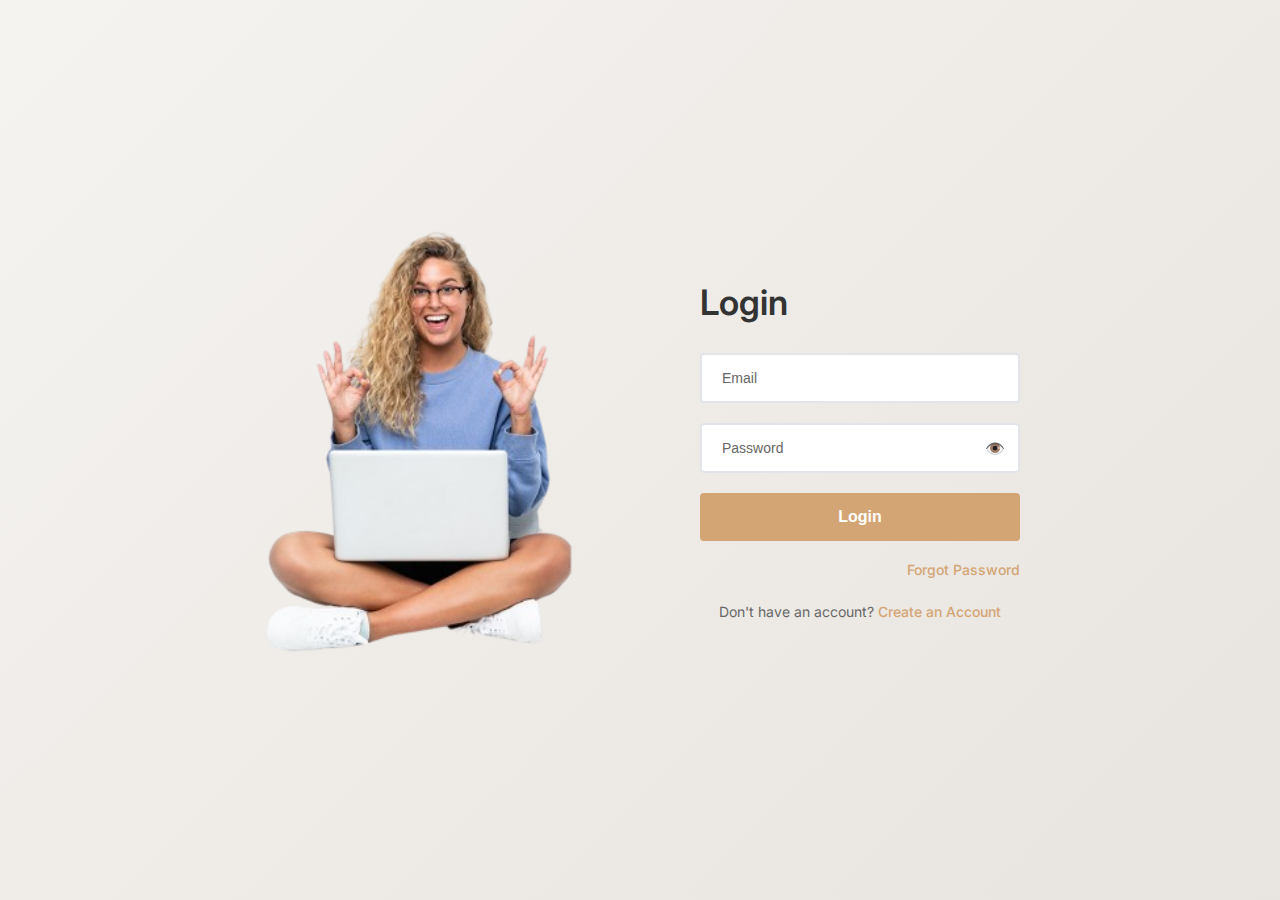
<file: ai-assistant.html>
<!DOCTYPE html>
<html lang="en">
<head>
    <meta charset="UTF-8">
    <meta name="viewport" content="width=device-width, initial-scale=1.0">
    <title>AI Assistant - Gracewise</title>
    <link href="https://fonts.googleapis.com/css2?family=Inter:wght@300;400;500;600&display=swap" rel="stylesheet">
    <link href="https://cdnjs.cloudflare.com/ajax/libs/font-awesome/6.0.0/css/all.min.css" rel="stylesheet">
    <link rel="stylesheet" href="css/dashboard.css">
    <link rel="stylesheet" href="css/ai-assistant.css">
    <script src="js/auth.js" defer></script>
</head>
<body>
    <!-- Mobile Menu Toggle -->
    <div class="mobile-menu-toggle">
        <i class="fas fa-bars"></i>
    </div>
    
    <!-- Mobile Overlay -->
    <div class="mobile-overlay"></div>
    
    <!-- Sidebar -->
    <div class="sidebar">
        <div class="logo">
            <img src="assest/logo/main_logo.png" alt="Gracewise Logo">
        </div>
        <nav class="nav-menu">
            <a href="index.html" class="nav-item">
                <i class="fas fa-home"></i>
                <span>Home</span>
            </a>
            <a href="dashboard.html" class="nav-item">
                <i class="fas fa-th-large"></i>
                <span>Dashboard</span>
            </a>
            <a href="#" class="nav-item active">
                <i class="fas fa-robot"></i>
                <span>AI Assistant</span>
            </a>

            <a href="progress.html" class="nav-item">
                <i class="fas fa-chart-line"></i>
                <span>Child progress</span>
            </a>
            <a href="#" class="nav-item">
                <i class="fas fa-calendar-alt"></i>
                <span>Planners</span>
            </a>
            <a href="curriculum.html" class="nav-item">
                <i class="fas fa-book"></i>
                <span>Curriculum</span>
            </a>
        </nav>
        <div class="sidebar-bottom">
            <a href="#" class="upgrade-card" onclick="openPremiumModal()">
                <i class="fas fa-crown"></i>
                <span>Upgrade to Pro</span>
            </a>
            <a href="#" class="nav-item">
                <i class="fas fa-cog"></i>
                <span>Settings</span>
            </a>
            <a href="#" class="nav-item" onclick="auth.logout()">
                <i class="fas fa-sign-out-alt"></i>
                <span>Logout</span>
            </a>
        </div>
    </div>

    <!-- Main Content -->
    <div class="main-content">
        <!-- Header -->
        <header class="header">
            <div class="search-bar">
                <i class="fas fa-search"></i>
                <input type="text" placeholder="What do you want to learn">
            </div>
            <div class="header-right">
                <div class="profile">
                    <img src="https://images.unsplash.com/photo-1507003211169-0a1dd7228f2d?w=32&h=32&fit=crop&crop=face" alt="Profile">
                    <span>Jason Doulo</span>
                </div>
                <div class="date">
                    <i class="fas fa-calendar-alt"></i>
                    <span id="current-date">Jan 15, 2024</span>
                </div>
                <div class="notification">
                    <i class="fas fa-bell"></i>
                </div>
            </div>
        </header>

        <!-- AI Assistant Content -->
        <div class="dashboard-content">
            <div class="welcome-section">
                <h1>AI Assistant</h1>
                <p>Ask me anything about your learning journey! 🤖</p>
            </div>
            
            <div class="chat-container">
                <div class="chat-messages">
                    <div class="message bot-message">
                        <div class="message-avatar">
                            <i class="fas fa-robot"></i>
                        </div>
                        <div class="message-content">
                            <p>Hello! I'm your AI learning assistant. How can I help you today?</p>
                        </div>
                    </div>
                    
                    <div class="message user-message">
                        <div class="message-content">
                            <p>Can you help me with my math homework?</p>
                        </div>
                        <div class="message-avatar">
                            <i class="fas fa-user"></i>
                        </div>
                    </div>
                    
                    <div class="message bot-message">
                        <div class="message-avatar">
                            <i class="fas fa-robot"></i>
                        </div>
                        <div class="message-content">
                            <p>Of course! I'd be happy to help you with your math homework. What specific topic or problem are you working on?</p>
                        </div>
                    </div>
                </div>
                
                <div class="chat-input-container">
                    <div class="chat-input-wrapper">
                        <input type="text" placeholder="Ask me anything..." class="chat-input">
                        <button class="send-btn">
                            <i class="fas fa-paper-plane"></i>
                        </button>
                    </div>
                </div>
            </div>
        </div>
    </div>

    <!-- Premium Modal -->
    <div id="premiumModal" class="modal">
        <div class="modal-content">
            <span class="close" onclick="closePremiumModal()">&times;</span>
            <div class="premium-container">
                <div class="premium-form">
                    <h1>Get Premium Plan+</h1>
                    
                    <div class="billing-info">
                        <h2>Billing information</h2>
                        
                        <div class="form-group">
                            <label for="firstName">First Name</label>
                            <input type="text" id="firstName" placeholder="Arham hashmi">
                        </div>
                        
                        <div class="form-group">
                            <label for="country">Country</label>
                            <select id="country">
                                <option>Pakistan</option>
                            </select>
                        </div>
                    </div>
                    
                    <div class="payment-method">
                        <h2>Payment Method</h2>
                        
                        <div class="payment-option">
                            <input type="radio" id="card" name="payment" checked>
                            <label for="card">Card</label>
                        </div>
                        
                        <div class="form-group">
                            <label for="cardholder">Cardholder</label>
                            <input type="text" id="cardholder" placeholder="Name on card">
                        </div>
                        
                        <div class="form-group">
                            <label for="cardNumber">Card number</label>
                            <input type="text" id="cardNumber" placeholder="0000 0000 0000 0000">
                        </div>
                        
                        <div class="form-row">
                            <div class="form-group">
                                <label for="expiry">Expiration date</label>
                                <input type="text" id="expiry" placeholder="MM/YY">
                            </div>
                            <div class="form-group">
                                <label for="cvv">Security Code</label>
                                <input type="text" id="cvv" placeholder="CVV">
                            </div>
                        </div>
                    </div>
                </div>
                
                <div class="premium-plan-info">
                    <h2>Plan Info</h2>
                    
                    <div class="features">
                        <h3>With Pro you get</h3>
                        <ul>
                            <li>Sed ut perspiciatis unde omnis iste natus error sit</li>
                            <li>Sed ut perspiciatis unde omnis iste natus error sit</li>
                            <li>Sed ut perspiciatis unde omnis iste natus error sit</li>
                            <li>Sed ut perspiciatis unde omnis iste natus error sit</li>
                            <li>Sed ut perspiciatis unde omnis iste natus error sit</li>
                            <li>Sed ut perspiciatis unde omnis iste natus error sit</li>
                        </ul>
                    </div>
                    
                    <div class="billing-section">
                        <h3>Billing</h3>
                        <div class="billing-toggle">
                            <span>Monthly</span>
                            <label class="switch">
                                <input type="checkbox">
                                <span class="slider"></span>
                            </label>
                            <span>Annual</span>
                            <span class="price">66,000.00 PKR/month</span>
                        </div>
                        
                        <div class="charged-today">
                            <span>Charged today</span>
                            <span class="amount">66,000.00 PKR/month</span>
                        </div>
                        
                        <button class="confirm-btn">Confirm and Pay</button>
                        
                        <p class="terms">By clicking "Confirm and pay", you agree to our <a href="#">Terms of use</a>.<br>
                        Automatic monthly renewal. Your subscription will automatically renew every month for a single payment of 66,000.00 PKR.<br>
                        Cancel. You can cancel your renewal anytime from <a href="#">Subscription > Plan</a>.</p>
                    </div>
                </div>
            </div>
        </div>
    </div>

    <script src="js/dashboard.js"></script>
    <script>
        // Mobile menu functionality
        const mobileToggle = document.querySelector('.mobile-menu-toggle');
        const sidebar = document.querySelector('.sidebar');
        const overlay = document.querySelector('.mobile-overlay');
        const body = document.body;

        function toggleMobileMenu() {
            sidebar.classList.toggle('mobile-open');
            overlay.classList.toggle('active');
            body.classList.toggle('menu-open');
        }

        mobileToggle.addEventListener('click', toggleMobileMenu);
        overlay.addEventListener('click', toggleMobileMenu);

        // Update date
        document.getElementById('current-date').textContent = new Date().toLocaleDateString('en-US', {
            month: 'short',
            day: 'numeric',
            year: 'numeric'
        });
        
        // Premium Modal Functions
        function openPremiumModal() {
            document.getElementById('premiumModal').style.display = 'block';
        }
        
        function closePremiumModal() {
            document.getElementById('premiumModal').style.display = 'none';
        }
        
        // Close modal when clicking outside
        window.onclick = function(event) {
            const modal = document.getElementById('premiumModal');
            if (event.target == modal) {
                modal.style.display = 'none';
            }
        }
    </script>
</body>
</html>
</file>
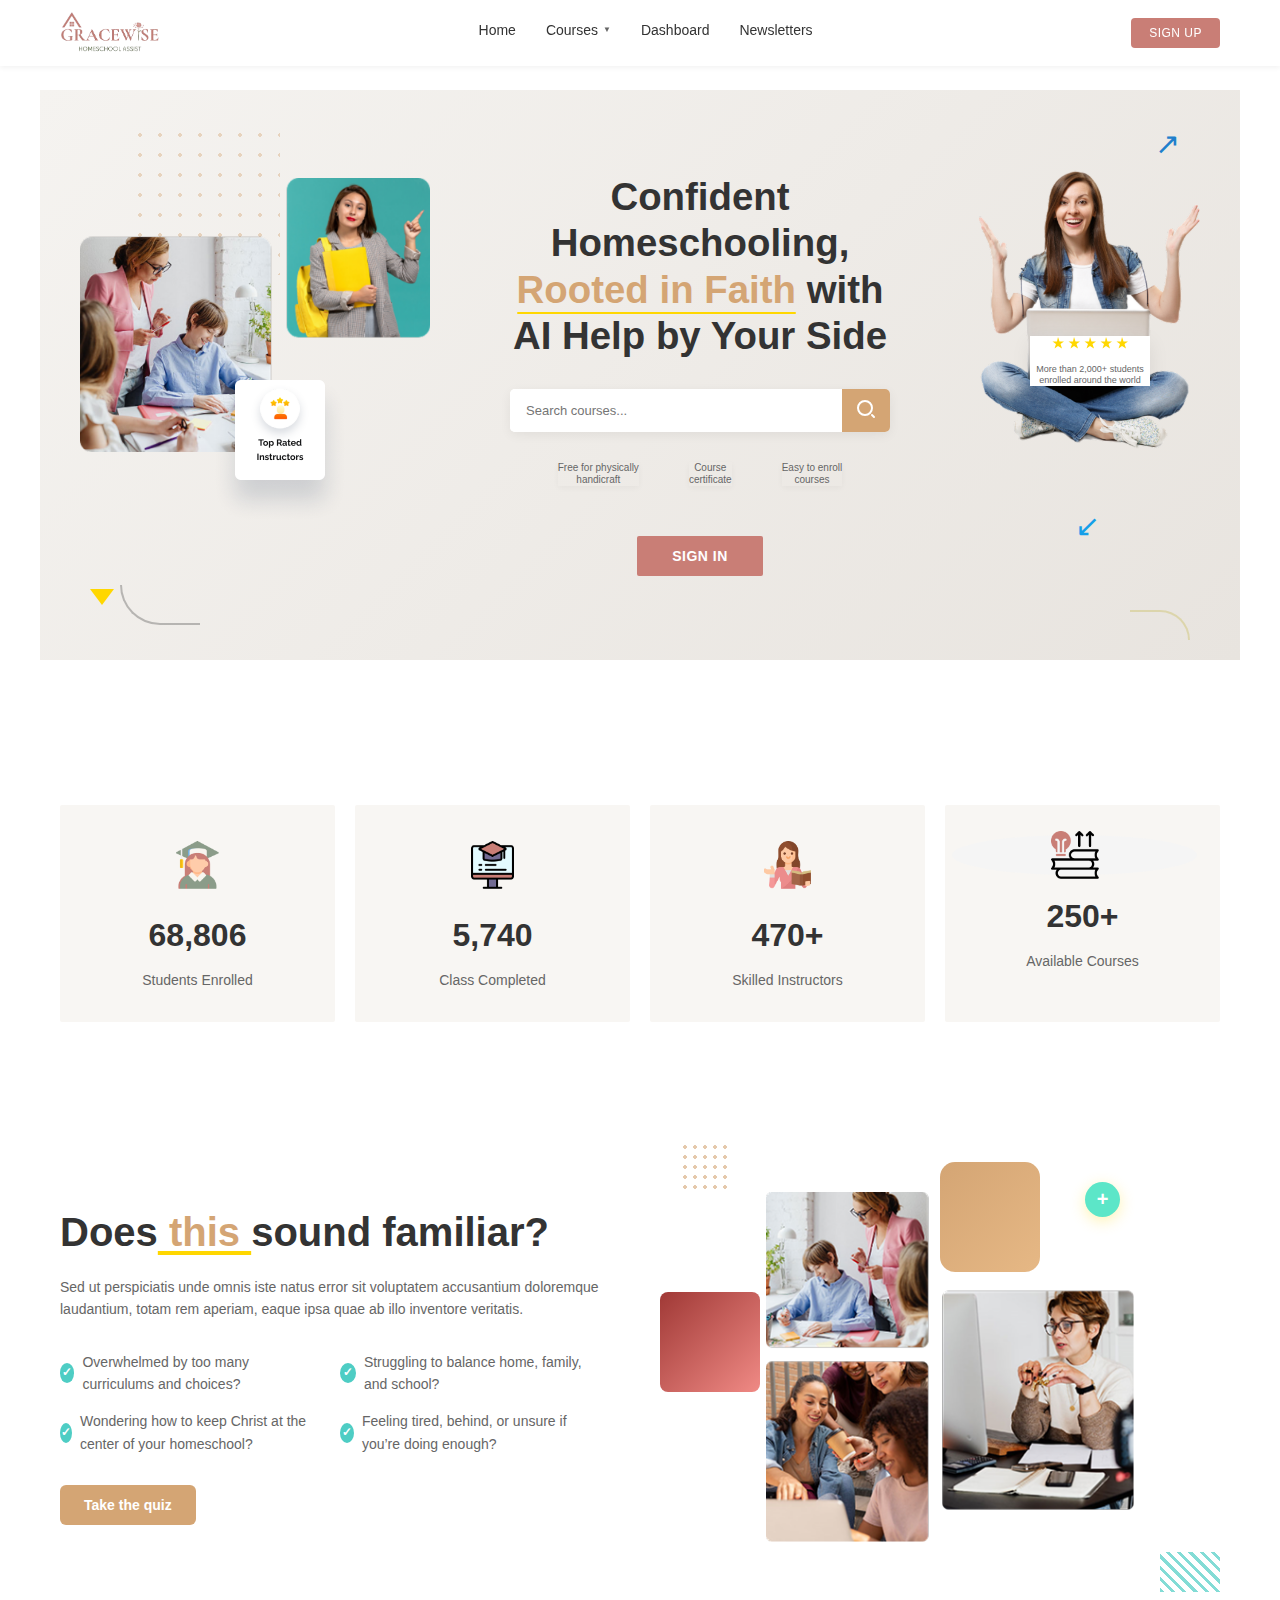
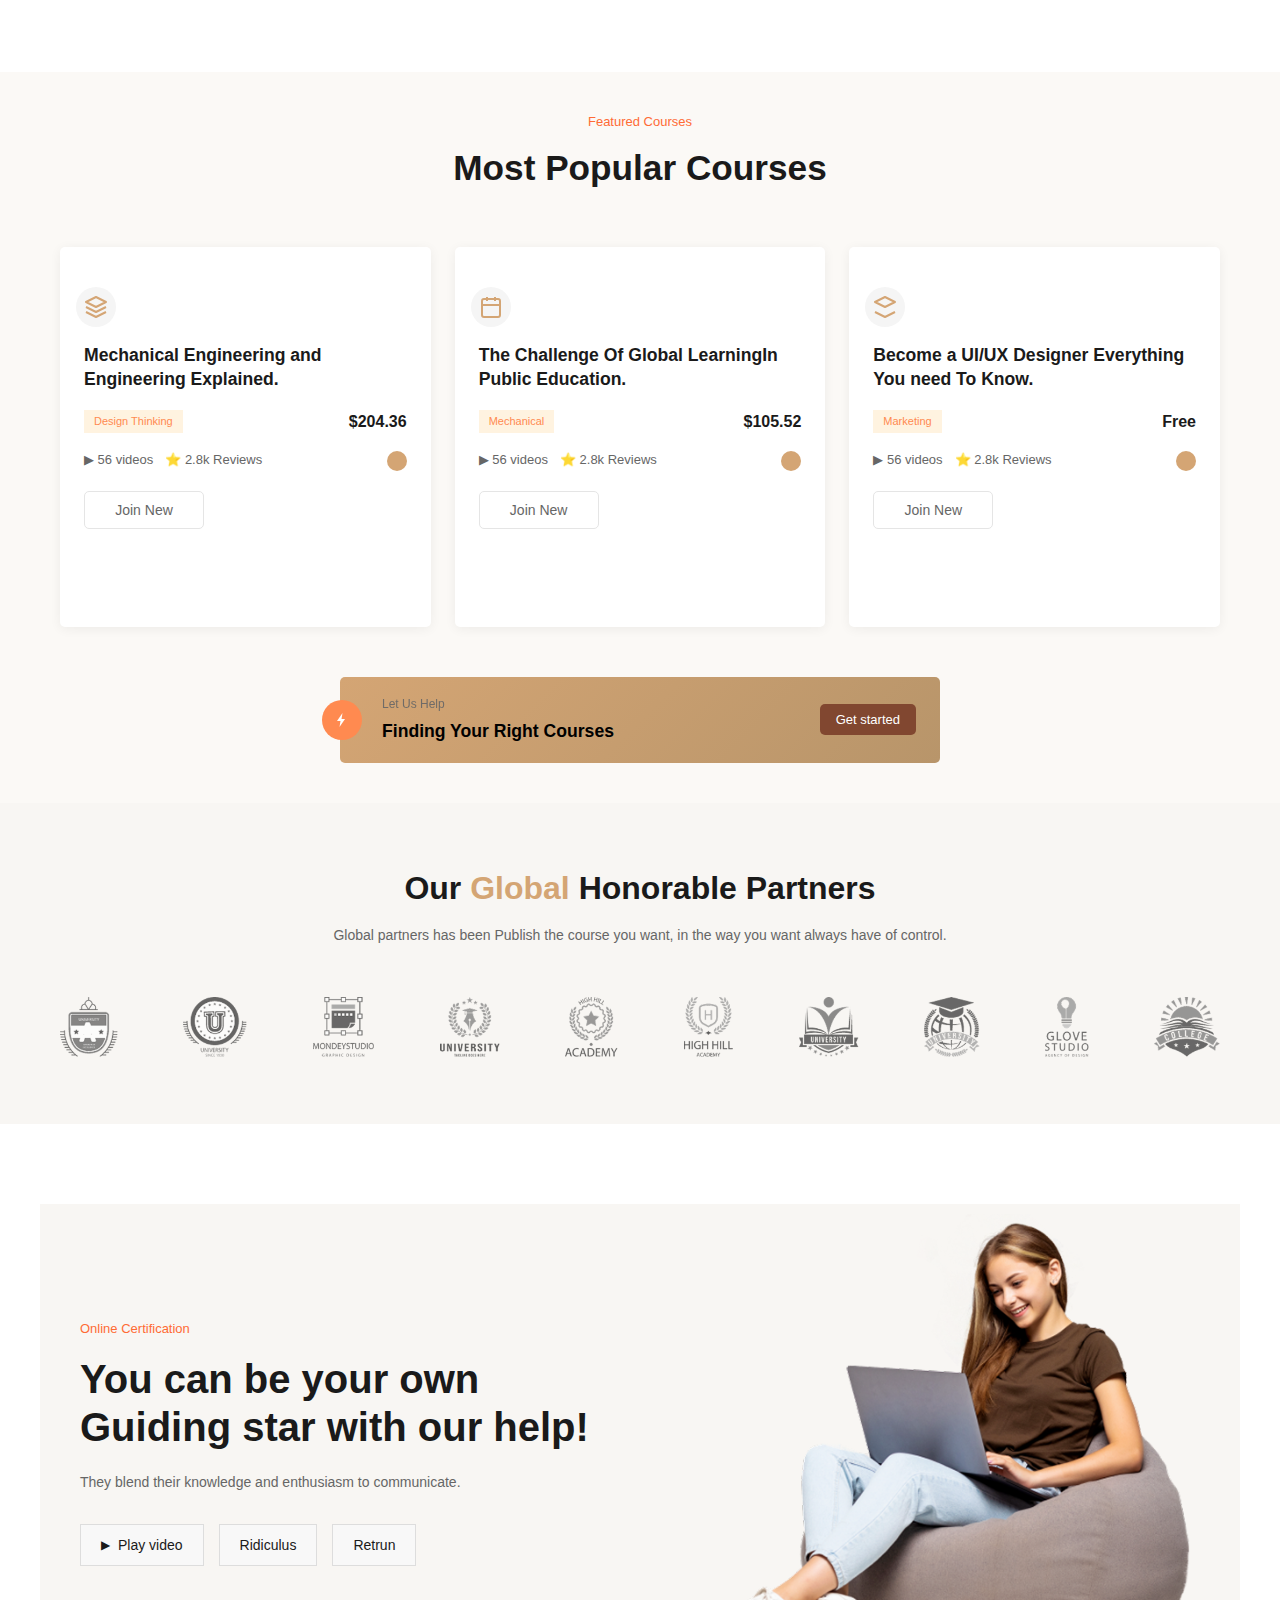
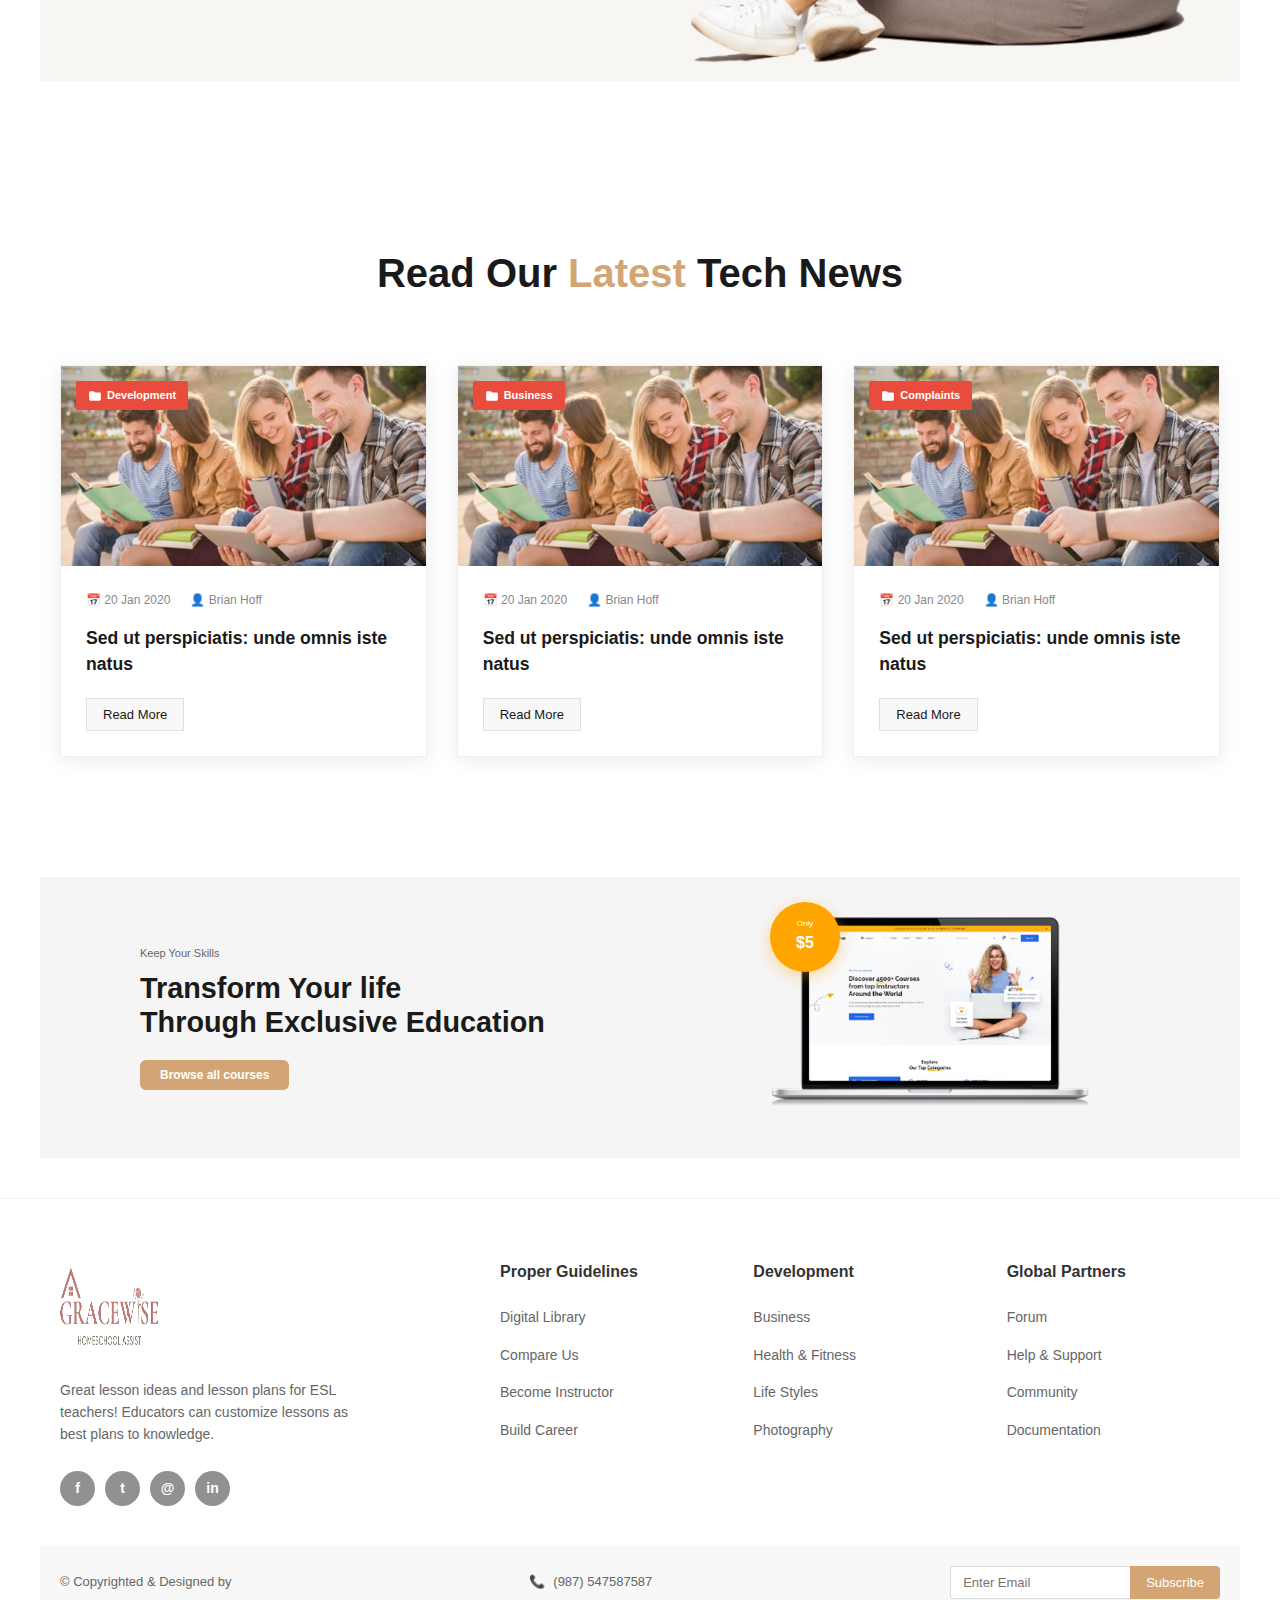
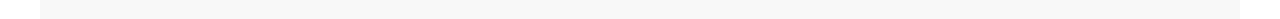
<file: all-users.html>
<!DOCTYPE html>
<html lang="en">
<head>
    <meta charset="UTF-8">
    <meta name="viewport" content="width=device-width, initial-scale=1.0">
    <title>All Users - Gracewise</title>
    <link rel="stylesheet" href="css/admin-sidebar.css">
    <link rel="stylesheet" href="css/all-users.css">
    <link href="https://fonts.googleapis.com/css2?family=Inter:wght@300;400;500;600&display=swap" rel="stylesheet">
    <link href="https://cdnjs.cloudflare.com/ajax/libs/font-awesome/6.0.0/css/all.min.css" rel="stylesheet">
    <script src="js/auth.js" defer></script>
</head>
<body>
    <!-- Mobile Menu Toggle -->
    <div class="mobile-menu-toggle">
        <i class="fas fa-bars"></i>
    </div>
    
    <!-- Mobile Overlay -->
    <div class="mobile-overlay"></div>
    
    <!-- Sidebar -->
    <div class="sidebar">
        <div class="logo">
            <img src="assest/logo/main_logo.png" alt="Gracewise Logo">
        </div>
        <nav class="nav-menu">
            <a href="admin-dashboard.html" class="nav-item">
                <i class="fas fa-th-large"></i>
                <span>Dashboard</span>
            </a>
            <a href="all-users.html" class="nav-item active">
                <i class="fas fa-users"></i>
                <span>Users</span>
            </a>
            <a href="admin-curriculum.html" class="nav-item">
                <i class="fas fa-book"></i>
                <span>Curriculum</span>
            </a>
        </nav>

        <div class="sidebar-footer">

            <div class="user-section">
                <a href="#">
                    <i class="fas fa-cog"></i>
                    Settings</a>
                <a href="#" onclick="auth.logout()">
                    <i class="fas fa-sign-out-alt"></i>
                    Logout</a>
            </div>
        </div>
    </div>

    <!-- Main Content -->
    <div class="main-content">
        <!-- Header -->
        <header class="header">
            <div class="search-bar">
                <i class="fas fa-search"></i>
                <input type="text" placeholder="What do you want to learn">
            </div>
            <div class="header-right">
                <div class="profile">
                    <img src="https://images.unsplash.com/photo-1507003211169-0a1dd7228f2d?w=32&h=32&fit=crop&crop=face" alt="Profile">
                    <span>Jason Doulo</span>
                </div>
                <div class="date">
                    <i class="fas fa-calendar-alt"></i>
                    <span id="current-date">Jan 15, 2024</span>
                </div>
                <div class="notification">
                    <i class="fas fa-bell"></i>
                </div>
            </div>
        </header>

        <!-- Users Content -->
        <div class="dashboard-container">
            <div class="users-container">
                <div class="users-header">
                    <h1>All users</h1>
                    <div class="users-controls">
                        <div class="search-users">
                            <i class="fas fa-search"></i>
                            <input type="text" placeholder="Search">
                        </div>
                        <select class="sort-dropdown">
                            <option>Sort by: Newest</option>
                            <option>Sort by: Oldest</option>
                            <option>Sort by: Name A-Z</option>
                            <option>Sort by: Name Z-A</option>
                        </select>
                    </div>
                </div>

                <table class="users-table">
                    <thead>
                        <tr>
                            <th>User Name</th>
                            <th>Grade</th>
                            <th>Phone Number</th>
                            <th>Email</th>
                            <th>Country</th>
                            <th>Status</th>
                        </tr>
                    </thead>
                    <tbody>
                        <tr>
                            <td class="user-name">Jane Cooper</td>
                            <td>6th</td>
                            <td>(225) 555-0118</td>
                            <td>jane@microsoft.com</td>
                            <td>United States</td>
                            <td><span class="status-badge status-active">Active</span></td>
                        </tr>
                        <tr>
                            <td class="user-name">Floyd Miles</td>
                            <td>5th</td>
                            <td>(205) 555-0100</td>
                            <td>floyd@yahoo.com</td>
                            <td>Kiribati</td>
                            <td><span class="status-badge status-inactive">Inactive</span></td>
                        </tr>
                        <tr>
                            <td class="user-name">Ronald Richards</td>
                            <td>7th</td>
                            <td>(302) 555-0107</td>
                            <td>ronald@adobe.com</td>
                            <td>Israel</td>
                            <td><span class="status-badge status-inactive">Inactive</span></td>
                        </tr>
                        <tr>
                            <td class="user-name">Marvin McKinney</td>
                            <td>6th</td>
                            <td>(252) 555-0126</td>
                            <td>marvin@tesla.com</td>
                            <td>Iran</td>
                            <td><span class="status-badge status-active">Active</span></td>
                        </tr>
                        <tr>
                            <td class="user-name">Jerome Bell</td>
                            <td>6th</td>
                            <td>(629) 555-0129</td>
                            <td>jerome@google.com</td>
                            <td>Réunion</td>
                            <td><span class="status-badge status-active">Active</span></td>
                        </tr>
                        <tr>
                            <td class="user-name">Kathryn Murphy</td>
                            <td>6th</td>
                            <td>(406) 555-0120</td>
                            <td>kathryn@microsoft.com</td>
                            <td>Curaçao</td>
                            <td><span class="status-badge status-active">Active</span></td>
                        </tr>
                        <tr>
                            <td class="user-name">Jacob Jones</td>
                            <td>6th</td>
                            <td>(208) 555-0112</td>
                            <td>jacob@yahoo.com</td>
                            <td>Brazil</td>
                            <td><span class="status-badge status-active">Active</span></td>
                        </tr>
                        <tr>
                            <td class="user-name">Kristin Watson</td>
                            <td>6th</td>
                            <td>(704) 555-0127</td>
                            <td>kristin@facebook.com</td>
                            <td>Åland Islands</td>
                            <td><span class="status-badge status-inactive">Inactive</span></td>
                        </tr>
                    </tbody>
                </table>

                <div class="pagination">
                    <div class="pagination-info">
                        Showing data 1 to 8 of 256K entries
                    </div>
                    <div class="pagination-controls">
                        <button class="pagination-btn" disabled>
                            <i class="fas fa-chevron-left"></i>
                        </button>
                        <button class="pagination-btn active">1</button>
                        <button class="pagination-btn">2</button>
                        <button class="pagination-btn">3</button>
                        <button class="pagination-btn">4</button>
                        <span>...</span>
                        <button class="pagination-btn">40</button>
                        <button class="pagination-btn">
                            <i class="fas fa-chevron-right"></i>
                        </button>
                    </div>
                </div>
            </div>
        </div>
    </div>

    <script>
        // Mobile menu functionality
        const mobileToggle = document.querySelector('.mobile-menu-toggle');
        const sidebar = document.querySelector('.sidebar');
        const overlay = document.querySelector('.mobile-overlay');
        const body = document.body;

        function toggleMobileMenu() {
            sidebar.classList.toggle('mobile-open');
            overlay.classList.toggle('active');
            body.classList.toggle('menu-open');
        }

        mobileToggle.addEventListener('click', toggleMobileMenu);
        overlay.addEventListener('click', toggleMobileMenu);
        
        // Update current date
        document.getElementById('current-date').textContent = new Date().toLocaleDateString('en-US', {
            month: 'short',
            day: 'numeric',
            year: 'numeric'
        });

        // Search functionality
        document.querySelector('.search-users input').addEventListener('input', function(e) {
            const searchTerm = e.target.value.toLowerCase();
            const rows = document.querySelectorAll('.users-table tbody tr');
            
            rows.forEach(row => {
                const text = row.textContent.toLowerCase();
                row.style.display = text.includes(searchTerm) ? '' : 'none';
            });
        });

        // Pagination functionality
        document.querySelectorAll('.pagination-btn').forEach(btn => {
            btn.addEventListener('click', function() {
                if (!this.disabled && !this.querySelector('i')) {
                    document.querySelectorAll('.pagination-btn').forEach(b => b.classList.remove('active'));
                    this.classList.add('active');
                }
            });
        });
    </script>
</body>
</html>
</file>
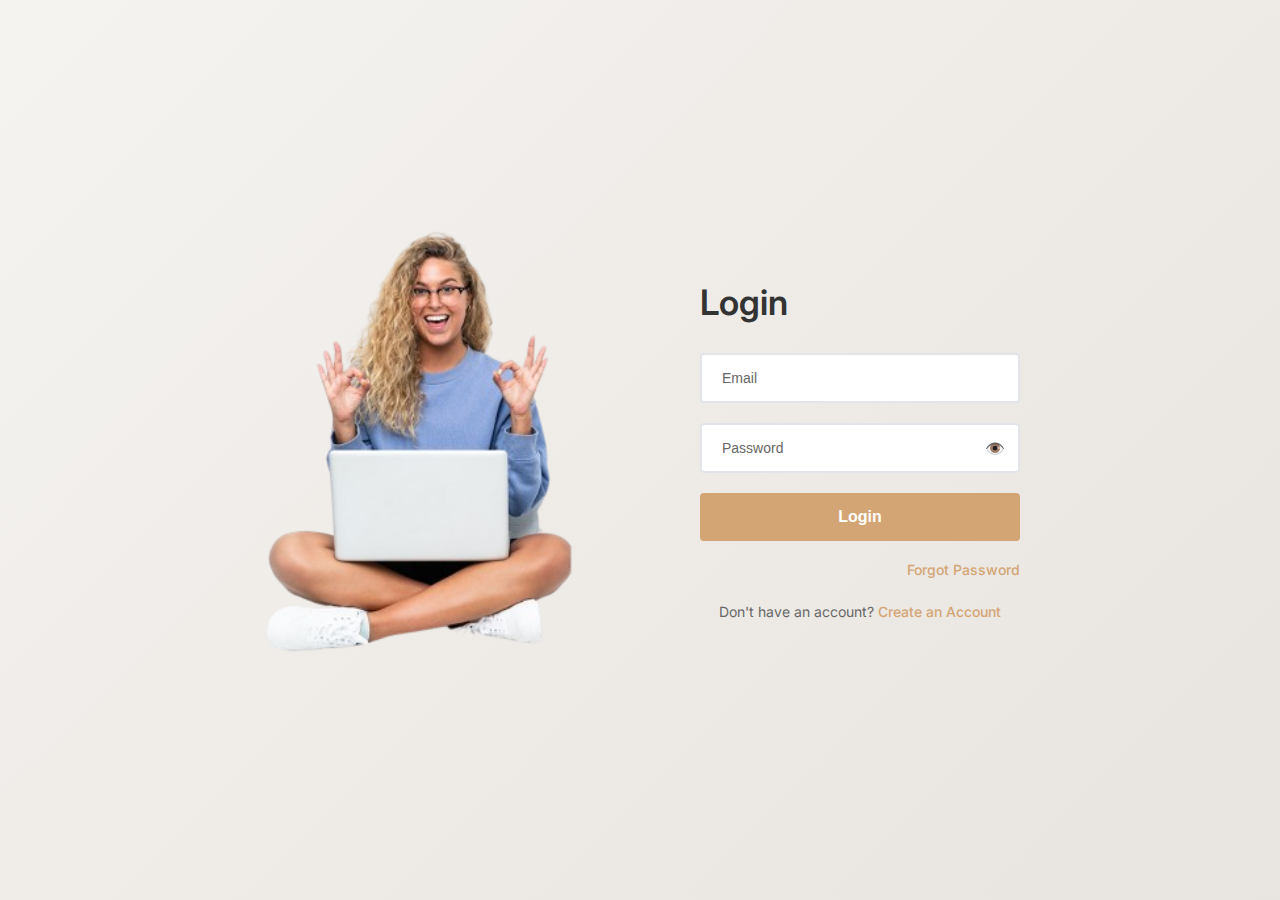
<file: curriculum.html>
<!DOCTYPE html>
<html lang="en">
<head>
    <meta charset="UTF-8">
    <meta name="viewport" content="width=device-width, initial-scale=1.0">
    <title>Gracewise - Curriculum</title>
    <link href="https://fonts.googleapis.com/css2?family=Inter:wght@300;400;500;600&display=swap" rel="stylesheet">
    <link href="https://cdnjs.cloudflare.com/ajax/libs/font-awesome/6.0.0/css/all.min.css" rel="stylesheet">
    <link rel="stylesheet" href="css/dashboard.css">
    <link rel="stylesheet" href="css/curriculum.css">
    <script src="js/auth.js" defer></script>
</head>
<body>
    <!-- Mobile Menu Toggle -->
    <div class="mobile-menu-toggle">
        <i class="fas fa-bars"></i>
    </div>
    
    <!-- Mobile Overlay -->
    <div class="mobile-overlay"></div>
    
    <!-- Sidebar -->
    <div class="sidebar">
        <div class="logo">
            <img src="assest/logo/main_logo.png" alt="Gracewise Logo">
        </div>
        <nav class="nav-menu">
            <a href="index.html" class="nav-item">
                <i class="fas fa-home"></i>
                <span>Home</span>
            </a>
            <a href="dashboard.html" class="nav-item">
                <i class="fas fa-th-large"></i>
                <span>Dashboard</span>
            </a>
            <a href="ai-assistant.html" class="nav-item">
                <i class="fas fa-robot"></i>
                <span>AI Assistant</span>
            </a>

            <a href="progress.html" class="nav-item">
                <i class="fas fa-chart-line"></i>
                <span>Child progress</span>
            </a>
            <a href="#" class="nav-item">
                <i class="fas fa-calendar-alt"></i>
                <span>Planners</span>
            </a>
            <a href="curriculum.html" class="nav-item active">
                <i class="fas fa-book"></i>
                <span>Curriculum</span>
            </a>
        </nav>
        <div class="sidebar-bottom">
            <a href="#" class="upgrade-card" onclick="openPremiumModal()">
                <i class="fas fa-crown"></i>
                <span>Upgrade to Pro</span>
            </a>
            <a href="#" class="nav-item">
                <i class="fas fa-cog"></i>
                <span>Settings</span>
            </a>
            <a href="#" class="nav-item" onclick="auth.logout()">
                <i class="fas fa-sign-out-alt"></i>
                <span>Logout</span>
            </a>
        </div>
    </div>

    <!-- Main Content -->
    <div class="main-content">
        <!-- Header -->
        <header class="header">
            <div class="search-bar">
                <i class="fas fa-search"></i>
                <input type="text" placeholder="What do you want to learn">
            </div>
            <div class="header-right">
                <div class="profile">
                    <img src="https://images.unsplash.com/photo-1507003211169-0a1dd7228f2d?w=32&h=32&fit=crop&crop=face" alt="Profile">
                    <span>Jason Doulo</span>
                </div>
                <div class="date">
                    <i class="fas fa-calendar-alt"></i>
                    <span id="current-date">Jan 15, 2024</span>
                </div>
                <div class="notification">
                    <i class="fas fa-bell"></i>
                </div>
            </div>
        </header>

        <!-- Curriculum Content -->
        <div class="curriculum-content">
            <!-- Page Title -->
            <div class="page-header">
                <h1>Curriculum</h1>
            </div>

            <!-- Subject Tabs -->
            <div class="subject-tabs">
                <button class="subject-tab active">All Subjects</button>
                <button class="subject-tab">Mathematics</button>
                <button class="subject-tab">Science</button>
                <button class="subject-tab">Language Arts</button>
                <button class="subject-tab">Social Studies</button>
                <button class="subject-tab">Art's & Music</button>
            </div>

            <!-- Filter Controls -->
            <div class="filter-controls">
                <div class="filter-group">
                    <select class="filter-select">
                        <option>AI Assistant</option>
                        <option>Teacher</option>
                        <option>Self-Study</option>
                    </select>
                </div>
                <div class="filter-group">
                    <select class="filter-select">
                        <option>All Types</option>
                        <option>Video</option>
                        <option>Interactive</option>
                        <option>Reading</option>
                    </select>
                </div>
                <button class="add-module-btn">
                    <i class="fas fa-plus"></i>
                    Add New Module
                </button>
            </div>

            <!-- Curriculum Sections -->
            <div class="curriculum-sections">
                <!-- Mathematics Section -->
                <div class="curriculum-section">
                    <div class="section-header">
                        <div class="section-info">
                            <div class="section-icon math-icon">
                                <i class="fas fa-calculator"></i>
                            </div>
                            <div class="section-details">
                                <h3>Mathematics - Grade 3</h3>
                                <p>12 modules · 48 lessons · 156 activities</p>
                            </div>
                        </div>
                        <button class="expand-btn">
                            <i class="fas fa-chevron-down"></i>
                        </button>
                    </div>
                    
                    <div class="modules-list">
                        <div class="module-item">
                            <div class="module-icon">
                                <i class="fas fa-circle"></i>
                            </div>
                            <div class="module-content">
                                <h4>Module 1: Addition & Subtraction</h4>
                                <p>4 lessons · 12 activities · Estimated: 2 weeks</p>
                            </div>
                            <div class="module-status">
                                <span class="status-badge active">Active</span>
                                <button class="module-menu">
                                    <i class="fas fa-ellipsis-v"></i>
                                </button>
                            </div>
                        </div>

                        <div class="module-item">
                            <div class="module-icon">
                                <i class="fas fa-circle"></i>
                            </div>
                            <div class="module-content">
                                <h4>Module 2: Multiplication Basics</h4>
                                <p>5 lessons · 18 activities · Estimated: 3 weeks</p>
                            </div>
                            <div class="module-status">
                                <span class="status-badge active">Active</span>
                                <button class="module-menu">
                                    <i class="fas fa-ellipsis-v"></i>
                                </button>
                            </div>
                        </div>

                        <div class="module-item">
                            <div class="module-icon">
                                <i class="fas fa-circle"></i>
                            </div>
                            <div class="module-content">
                                <h4>Module 3: Division Fundamentals</h4>
                                <p>5 lessons · 15 activities · Estimated: 3 weeks</p>
                            </div>
                            <div class="module-status">
                                <span class="status-badge locked">Locked</span>
                                <button class="module-menu">
                                    <i class="fas fa-ellipsis-v"></i>
                                </button>
                            </div>
                        </div>

                        <div class="module-item">
                            <div class="module-icon">
                                <i class="fas fa-circle"></i>
                            </div>
                            <div class="module-content">
                                <h4>Module 3: Division Fundamentals</h4>
                                <p>5 lessons · 15 activities · Estimated: 3 weeks</p>
                            </div>
                            <div class="module-status">
                                <span class="status-badge locked">Locked</span>
                                <button class="module-menu">
                                    <i class="fas fa-ellipsis-v"></i>
                                </button>
                            </div>
                        </div>
                    </div>

                    <button class="add-module">
                        <i class="fas fa-plus"></i>
                        Add Module
                    </button>
                </div>

                <!-- Science Section -->
                <div class="curriculum-section">
                    <div class="section-header">
                        <div class="section-info">
                            <div class="section-icon science-icon">
                                <i class="fas fa-flask"></i>
                            </div>
                            <div class="section-details">
                                <h3>Science - Grade 3</h3>
                                <p>10 modules · 40 lessons · 120 activities</p>
                            </div>
                        </div>
                        <button class="expand-btn">
                            <i class="fas fa-chevron-down"></i>
                        </button>
                    </div>
                    
                    <div class="modules-list">
                        <div class="module-item">
                            <div class="module-icon">
                                <i class="fas fa-circle"></i>
                            </div>
                            <div class="module-content">
                                <h4>Module 1: Living Things & Their Environment</h4>
                                <p>6 lessons · 18 activities · Estimated: 4 weeks</p>
                            </div>
                            <div class="module-status">
                                <span class="status-badge active">Active</span>
                                <button class="module-menu">
                                    <i class="fas fa-ellipsis-v"></i>
                                </button>
                            </div>
                        </div>

                        <div class="module-item">
                            <div class="module-icon">
                                <i class="fas fa-circle"></i>
                            </div>
                            <div class="module-content">
                                <h4>Module 2: Matter & It's Properties</h4>
                                <p>5 lessons · 15 activities · Estimated: 3 weeks</p>
                            </div>
                            <div class="module-status">
                                <span class="status-badge active">Active</span>
                                <button class="module-menu">
                                    <i class="fas fa-ellipsis-v"></i>
                                </button>
                            </div>
                        </div>
                    </div>

                    <button class="add-module">
                        <i class="fas fa-plus"></i>
                        Add Module
                    </button>
                </div>

                <!-- Language Arts Section -->
                <div class="curriculum-section">
                    <div class="section-header">
                        <div class="section-info">
                            <div class="section-icon language-icon">
                                <i class="fas fa-book-open"></i>
                            </div>
                            <div class="section-details">
                                <h3>Language Arts - Grade 3</h3>
                                <p>14 modules · 20 lessons · 168 activities</p>
                            </div>
                        </div>
                        <button class="expand-btn">
                            <i class="fas fa-chevron-down"></i>
                        </button>
                    </div>
                    
                    <div class="modules-list">
                        <div class="module-item">
                            <div class="module-icon">
                                <i class="fas fa-circle"></i>
                            </div>
                            <div class="module-content">
                                <h4>Module 1: Reading Comprehensive Strategies</h4>
                                <p>6 lessons · 18 activities · Estimated: 4 weeks</p>
                            </div>
                            <div class="module-status">
                                <span class="status-badge active">Active</span>
                                <button class="module-menu">
                                    <i class="fas fa-ellipsis-v"></i>
                                </button>
                            </div>
                        </div>

                        <div class="module-item">
                            <div class="module-icon">
                                <i class="fas fa-circle"></i>
                            </div>
                            <div class="module-content">
                                <h4>Module 2: Grammar & Sentence Structure</h4>
                                <p>5 lessons · 15 activities · Estimated: 3 weeks</p>
                            </div>
                            <div class="module-status">
                                <span class="status-badge active">Active</span>
                                <button class="module-menu">
                                    <i class="fas fa-ellipsis-v"></i>
                                </button>
                            </div>
                        </div>

                        <div class="module-item">
                            <div class="module-icon">
                                <i class="fas fa-circle"></i>
                            </div>
                            <div class="module-content">
                                <h4>Module 2: Creative Writing</h4>
                                <p>5 lessons · 15 activities · Estimated: 3 weeks</p>
                            </div>
                            <div class="module-status">
                                <span class="status-badge active">Active</span>
                                <button class="module-menu">
                                    <i class="fas fa-ellipsis-v"></i>
                                </button>
                            </div>
                        </div>
                    </div>

                    <button class="add-module">
                        <i class="fas fa-plus"></i>
                        Add Module
                    </button>
                </div>
            </div>
        </div>
    </div>

    <!-- Premium Modal -->
    <div id="premiumModal" class="modal">
        <div class="modal-content">
            <span class="close" onclick="closePremiumModal()">&times;</span>
            <div class="premium-container">
                <div class="premium-form">
                    <h1>Get Premium Plan+</h1>
                    
                    <div class="billing-info">
                        <h2>Billing information</h2>
                        
                        <div class="form-group">
                            <label for="firstName">First Name</label>
                            <input type="text" id="firstName" placeholder="Arham hashmi">
                        </div>
                        
                        <div class="form-group">
                            <label for="country">Country</label>
                            <select id="country">
                                <option>Pakistan</option>
                            </select>
                        </div>
                    </div>
                    
                    <div class="payment-method">
                        <h2>Payment Method</h2>
                        
                        <div class="payment-option">
                            <input type="radio" id="card" name="payment" checked>
                            <label for="card">Card</label>
                        </div>
                        
                        <div class="form-group">
                            <label for="cardholder">Cardholder</label>
                            <input type="text" id="cardholder" placeholder="Name on card">
                        </div>
                        
                        <div class="form-group">
                            <label for="cardNumber">Card number</label>
                            <input type="text" id="cardNumber" placeholder="0000 0000 0000 0000">
                        </div>
                        
                        <div class="form-row">
                            <div class="form-group">
                                <label for="expiry">Expiration date</label>
                                <input type="text" id="expiry" placeholder="MM/YY">
                            </div>
                            <div class="form-group">
                                <label for="cvv">Security Code</label>
                                <input type="text" id="cvv" placeholder="CVV">
                            </div>
                        </div>
                    </div>
                </div>
                
                <div class="premium-plan-info">
                    <h2>Plan Info</h2>
                    
                    <div class="features">
                        <h3>With Pro you get</h3>
                        <ul>
                            <li>Sed ut perspiciatis unde omnis iste natus error sit</li>
                            <li>Sed ut perspiciatis unde omnis iste natus error sit</li>
                            <li>Sed ut perspiciatis unde omnis iste natus error sit</li>
                            <li>Sed ut perspiciatis unde omnis iste natus error sit</li>
                            <li>Sed ut perspiciatis unde omnis iste natus error sit</li>
                            <li>Sed ut perspiciatis unde omnis iste natus error sit</li>
                        </ul>
                    </div>
                    
                    <div class="billing-section">
                        <h3>Billing</h3>
                        <div class="billing-toggle">
                            <span>Monthly</span>
                            <label class="switch">
                                <input type="checkbox">
                                <span class="slider"></span>
                            </label>
                            <span>Annual</span>
                            <span class="price">66,000.00 PKR/month</span>
                        </div>
                        
                        <div class="charged-today">
                            <span>Charged today</span>
                            <span class="amount">66,000.00 PKR/month</span>
                        </div>
                        
                        <button class="confirm-btn">Confirm and Pay</button>
                        
                        <p class="terms">By clicking "Confirm and pay", you agree to our <a href="#">Terms of use</a>.<br>
                        Automatic monthly renewal. Your subscription will automatically renew every month for a single payment of 66,000.00 PKR.<br>
                        Cancel. You can cancel your renewal anytime from <a href="#">Subscription > Plan</a>.</p>
                    </div>
                </div>
            </div>
        </div>
    </div>

    <script src="js/dashboard.js"></script>
    <script src="js/curriculum.js"></script>
    <script>
        // Mobile menu functionality
        const mobileToggle = document.querySelector('.mobile-menu-toggle');
        const sidebar = document.querySelector('.sidebar');
        const overlay = document.querySelector('.mobile-overlay');
        const body = document.body;

        function toggleMobileMenu() {
            sidebar.classList.toggle('mobile-open');
            overlay.classList.toggle('active');
            body.classList.toggle('menu-open');
        }

        mobileToggle.addEventListener('click', toggleMobileMenu);
        overlay.addEventListener('click', toggleMobileMenu);

        // Update date
        document.getElementById('current-date').textContent = new Date().toLocaleDateString('en-US', {
            month: 'short',
            day: 'numeric',
            year: 'numeric'
        });
        
        // Premium Modal Functions
        function openPremiumModal() {
            document.getElementById('premiumModal').style.display = 'block';
        }
        
        function closePremiumModal() {
            document.getElementById('premiumModal').style.display = 'none';
        }
        
        // Close modal when clicking outside
        window.onclick = function(event) {
            const modal = document.getElementById('premiumModal');
            if (event.target == modal) {
                modal.style.display = 'none';
            }
        }
    </script>
</body>
</html>
</file>
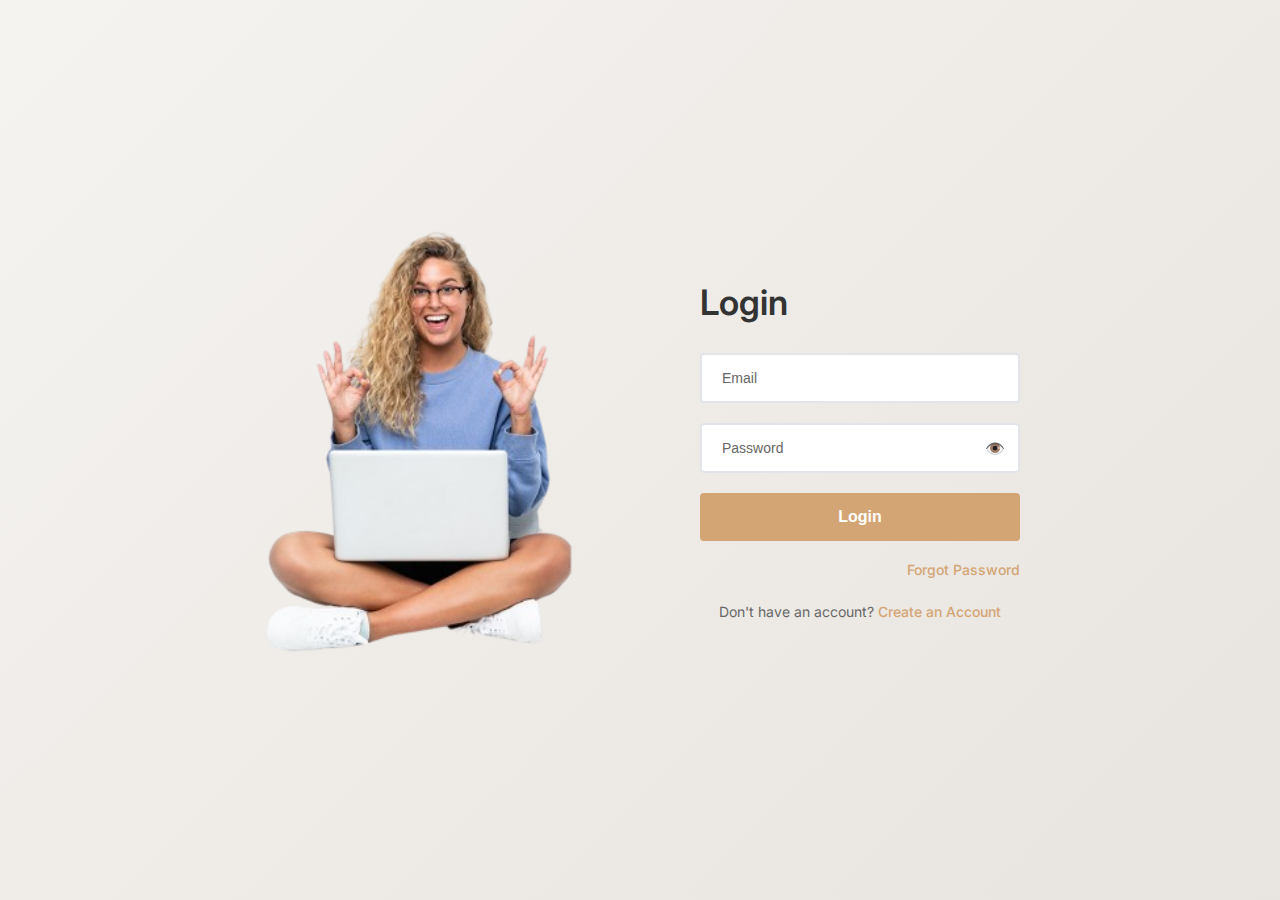
<file: progress.html>
<!DOCTYPE html>
<html lang="en">
<head>
    <meta charset="UTF-8">
    <meta name="viewport" content="width=device-width, initial-scale=1.0">
    <title>Child Progress - Eduman</title>
    <link rel="stylesheet" href="css/progress.css">
    <link href="https://fonts.googleapis.com/css2?family=Inter:wght@300;400;500;600&display=swap" rel="stylesheet">
    <link href="https://cdnjs.cloudflare.com/ajax/libs/font-awesome/6.0.0/css/all.min.css" rel="stylesheet">
    <script src="js/auth.js" defer></script>
</head>
<body>
    <!-- Mobile Menu Toggle -->
    <div class="mobile-menu-toggle">
        <i class="fas fa-bars"></i>
    </div>
    
    <!-- Mobile Overlay -->
    <div class="mobile-overlay"></div>
    
     <!-- Sidebar -->
    <div class="sidebar">
        <div class="logo">
            <img src="assest/logo/main_logo.png" alt="Gracewise Logo">
        </div>
        <nav class="nav-menu">
            <a href="index.html" class="nav-item">
                <i class="fas fa-home"></i>
                <span>Home</span>
            </a>
            <a href="dashboard.html" class="nav-item">
                <i class="fas fa-th-large"></i>
                <span>Dashboard</span>
            </a>
            <a href="ai-assistant.html" class="nav-item">
                <i class="fas fa-robot"></i>
                <span>AI Assistant</span>
            </a>

            <a href="progress.html" class="nav-item active">
                <i class="fas fa-chart-line"></i>
                <span>Child progress</span>
            </a>
            <a href="#" class="nav-item">
                <i class="fas fa-calendar-alt"></i>
                <span>Planners</span>
            </a>
            <a href="curriculum.html" class="nav-item">
                <i class="fas fa-book"></i>
                <span>Curriculum</span>
            </a>
        </nav>
        <div class="sidebar-bottom">
            <a href="#" class="upgrade-card" onclick="openPremiumModal()">
                <i class="fas fa-crown"></i>
                <span>Upgrade to Pro</span>
            </a>
            <a href="#" class="nav-item">
                <i class="fas fa-cog"></i>
                <span>Settings</span>
            </a>
            <a href="#" class="nav-item" onclick="auth.logout()">
                <i class="fas fa-sign-out-alt"></i>
                <span>Logout</span>
            </a>
        </div>
    </div>
    <!-- Main Content -->
    <div class="main-content">
        <!-- Header -->
        <header class="header">
            <div class="search-bar">
                <i class="fas fa-search"></i>
                <input type="text" placeholder="What do you want to learn">
            </div>
            <div class="header-right">
                <div class="profile">
                    <img src="https://images.unsplash.com/photo-1507003211169-0a1dd7228f2d?w=32&h=32&fit=crop&crop=face" alt="Profile">
                    <span>Jason Doulo</span>
                </div>
                <div class="date">
                    <i class="fas fa-calendar-alt"></i>
                    <span id="current-date">Jan 15, 2024</span>
                </div>
                <div class="notification">
                    <i class="fas fa-bell"></i>
                </div>
            </div>
        </header>


        <!-- Progress Content -->
        <div class="progress-container">
            <div class="progress-header">
                <h1>Child Progress</h1>
                <div class="header-controls">
                    <select class="subject-filter">
                        <option>All Subjects</option>
                        <option>Mathematics</option>
                        <option>English</option>
                        <option>History</option>
                    </select>
                    <button class="export-btn">
                        <svg width="16" height="16" viewBox="0 0 24 24" fill="none" stroke="currentColor">
                            <path d="M21 15v4a2 2 0 0 1-2 2H5a2 2 0 0 1-2-2v-4"></path>
                            <polyline points="7,10 12,15 17,10"></polyline>
                            <line x1="12" y1="15" x2="12" y2="3"></line>
                        </svg>
                        Export Report
                    </button>
                    <button class="add-activity-btn">
                        <svg width="16" height="16" viewBox="0 0 24 24" fill="none" stroke="currentColor">
                            <line x1="12" y1="5" x2="12" y2="19"></line>
                            <line x1="5" y1="12" x2="19" y2="12"></line>
                        </svg>
                        Add Activity
                    </button>
                </div>
            </div>

            <!-- Stats Cards -->
            <div class="stats-row">
                <div class="stat-card">
                    <div class="stat-icon task-icon">
                        <svg width="24" height="24" viewBox="0 0 24 24" fill="currentColor">
                            <path d="M9 16.17L4.83 12l-1.42 1.41L9 19 21 7l-1.41-1.41z"/>
                        </svg>
                    </div>
                    <div class="stat-info">
                        <h3>47</h3>
                        <p>Task Completed</p>
                        <span class="stat-change">+12% from last week</span>
                    </div>
                </div>
                
                <div class="stat-card">
                    <div class="stat-icon score-icon">
                        <svg width="24" height="24" viewBox="0 0 24 24" fill="currentColor">
                            <path d="M12 17.27L18.18 21l-1.64-7.03L22 9.24l-7.19-.61L12 2 9.19 8.63 2 9.24l5.46 4.73L5.82 21z"/>
                        </svg>
                    </div>
                    <div class="stat-info">
                        <h3>87%</h3>
                        <p>Average Score</p>
                        <span class="stat-change">+5% from last week</span>
                    </div>
                </div>
                
                <div class="stat-card">
                    <div class="stat-icon hours-icon">
                        <svg width="24" height="24" viewBox="0 0 24 24" fill="currentColor">
                            <circle cx="12" cy="12" r="10"/>
                            <polyline points="12,6 12,12 16,14" stroke="white" stroke-width="2" fill="none"/>
                        </svg>
                    </div>
                    <div class="stat-info">
                        <h3>24.5</h3>
                        <p>Study Hours</p>
                        <span class="stat-change">This week</span>
                    </div>
                </div>
                
                <div class="stat-card">
                    <div class="stat-icon pending-icon">
                        <svg width="24" height="24" viewBox="0 0 24 24" fill="currentColor">
                            <path d="M14,2H6A2,2 0 0,0 4,4V20A2,2 0 0,0 6,22H18A2,2 0 0,0 20,20V8L14,2M18,20H6V4H13V9H18V20Z"/>
                        </svg>
                    </div>
                    <div class="stat-info">
                        <h3>8</h3>
                        <p>Pending Tasks</p>
                        <span class="stat-change">3 overdue</span>
                    </div>
                </div>
            </div>

            <!-- Subject Performance -->
            <div class="performance-section">
                <h2>Subject Performance</h2>
                <div class="performance-list">
                    <div class="performance-item">
                        <span class="subject-name">Mathematics</span>
                        <div class="progress-bar">
                            <div class="progress-fill" style="width: 92%"></div>
                        </div>
                        <span class="percentage">92%</span>
                    </div>
                    
                    <div class="performance-item">
                        <span class="subject-name">English</span>
                        <div class="progress-bar">
                            <div class="progress-fill" style="width: 92%"></div>
                        </div>
                        <span class="percentage">92%</span>
                    </div>
                    
                    <div class="performance-item">
                        <span class="subject-name">History</span>
                        <div class="progress-bar">
                            <div class="progress-fill" style="width: 92%"></div>
                        </div>
                        <span class="percentage">92%</span>
                    </div>
                    
                    <div class="performance-item">
                        <span class="subject-name">History</span>
                        <div class="progress-bar">
                            <div class="progress-fill" style="width: 92%"></div>
                        </div>
                        <span class="percentage">92%</span>
                    </div>
                    
                    <div class="performance-item">
                        <span class="subject-name">History</span>
                        <div class="progress-bar">
                            <div class="progress-fill" style="width: 92%"></div>
                        </div>
                        <span class="percentage">92%</span>
                    </div>
                    
                    <div class="performance-item">
                        <span class="subject-name">History</span>
                        <div class="progress-bar">
                            <div class="progress-fill" style="width: 92%"></div>
                        </div>
                        <span class="percentage">92%</span>
                    </div>
                </div>
            </div>

            <!-- Recent Activities -->
            <div class="activities-section">
                <div class="activity-item">
                    <div class="activity-icon">
                        <svg width="20" height="20" viewBox="0 0 24 24" fill="currentColor">
                            <path d="M18 2H6c-1.1 0-2 .9-2 2v16c0 1.1.9 2 2 2h12c1.1 0 2-.9 2-2V4c0-1.1-.9-2-2-2zM6 4h5v8l-2.5-1.5L6 12V4z"/>
                        </svg>
                    </div>
                    <div class="activity-info">
                        <h4>Algebra Practice - Chapter 5</h4>
                        <p>Mathematics • Completed on Jan 6, 2025</p>
                    </div>
                    <div class="activity-score">95%</div>
                    <div class="activity-status completed">Completed</div>
                </div>
                
                <div class="activity-item">
                    <div class="activity-icon">
                        <svg width="20" height="20" viewBox="0 0 24 24" fill="currentColor">
                            <path d="M18 2H6c-1.1 0-2 .9-2 2v16c0 1.1.9 2 2 2h12c1.1 0 2-.9 2-2V4c0-1.1-.9-2-2-2zM6 4h5v8l-2.5-1.5L6 12V4z"/>
                        </svg>
                    </div>
                    <div class="activity-info">
                        <h4>Algebra Practice - Chapter 5</h4>
                        <p>Mathematics • Completed on Jan 6, 2025</p>
                    </div>
                    <div class="activity-score">85%</div>
                    <div class="activity-status completed">Completed</div>
                </div>
                
                <div class="activity-item">
                    <div class="activity-icon">
                        <svg width="20" height="20" viewBox="0 0 24 24" fill="currentColor">
                            <path d="M18 2H6c-1.1 0-2 .9-2 2v16c0 1.1.9 2 2 2h12c1.1 0 2-.9 2-2V4c0-1.1-.9-2-2-2zM6 4h5v8l-2.5-1.5L6 12V4z"/>
                        </svg>
                    </div>
                    <div class="activity-info">
                        <h4>Algebra Practice - Chapter 5</h4>
                        <p>Mathematics • Completed on Jan 6, 2025</p>
                    </div>
                    <div class="activity-score">95%</div>
                    <div class="activity-status pending">Pending</div>
                </div>
                
                <div class="activity-item">
                    <div class="activity-icon">
                        <svg width="20" height="20" viewBox="0 0 24 24" fill="currentColor">
                            <path d="M18 2H6c-1.1 0-2 .9-2 2v16c0 1.1.9 2 2 2h12c1.1 0 2-.9 2-2V4c0-1.1-.9-2-2-2zM6 4h5v8l-2.5-1.5L6 12V4z"/>
                        </svg>
                    </div>
                    <div class="activity-info">
                        <h4>Algebra Practice - Chapter 5</h4>
                        <p>Mathematics • Completed on Jan 6, 2025</p>
                    </div>
                    <div class="activity-score">95%</div>
                    <div class="activity-status pending">Pending</div>
                
                </div>
            </div>
        </div>
    </div>
    
    <!-- Premium Modal -->
    <div id="premiumModal" class="modal">
        <div class="modal-content">
            <span class="close" onclick="closePremiumModal()">&times;</span>
            <div class="premium-container">
                <div class="premium-form">
                    <h1>Get Premium Plan+</h1>
                    
                    <div class="billing-info">
                        <h2>Billing information</h2>
                        
                        <div class="form-group">
                            <label for="firstName">First Name</label>
                            <input type="text" id="firstName" placeholder="Arham hashmi">
                        </div>
                        
                        <div class="form-group">
                            <label for="country">Country</label>
                            <select id="country">
                                <option>Pakistan</option>
                            </select>
                        </div>
                    </div>
                    
                    <div class="payment-method">
                        <h2>Payment Method</h2>
                        
                        <div class="payment-option">
                            <input type="radio" id="card" name="payment" checked>
                            <label for="card">Card</label>
                        </div>
                        
                        <div class="form-group">
                            <label for="cardholder">Cardholder</label>
                            <input type="text" id="cardholder" placeholder="Name on card">
                        </div>
                        
                        <div class="form-group">
                            <label for="cardNumber">Card number</label>
                            <input type="text" id="cardNumber" placeholder="0000 0000 0000 0000">
                        </div>
                        
                        <div class="form-row">
                            <div class="form-group">
                                <label for="expiry">Expiration date</label>
                                <input type="text" id="expiry" placeholder="MM/YY">
                            </div>
                            <div class="form-group">
                                <label for="cvv">Security Code</label>
                                <input type="text" id="cvv" placeholder="CVV">
                            </div>
                        </div>
                    </div>
                </div>
                
                <div class="premium-plan-info">
                    <h2>Plan Info</h2>
                    
                    <div class="features">
                        <h3>With Pro you get</h3>
                        <ul>
                            <li>Sed ut perspiciatis unde omnis iste natus error sit</li>
                            <li>Sed ut perspiciatis unde omnis iste natus error sit</li>
                            <li>Sed ut perspiciatis unde omnis iste natus error sit</li>
                            <li>Sed ut perspiciatis unde omnis iste natus error sit</li>
                            <li>Sed ut perspiciatis unde omnis iste natus error sit</li>
                            <li>Sed ut perspiciatis unde omnis iste natus error sit</li>
                        </ul>
                    </div>
                    
                    <div class="billing-section">
                        <h3>Billing</h3>
                        <div class="billing-toggle">
                            <span>Monthly</span>
                            <label class="switch">
                                <input type="checkbox">
                                <span class="slider"></span>
                            </label>
                            <span>Annual</span>
                            <span class="price">66,000.00 PKR/month</span>
                        </div>
                        
                        <div class="charged-today">
                            <span>Charged today</span>
                            <span class="amount">66,000.00 PKR/month</span>
                        </div>
                        
                        <button class="confirm-btn">Confirm and Pay</button>
                        
                        <p class="terms">By clicking "Confirm and pay", you agree to our <a href="#">Terms of use</a>.<br>
                        Automatic monthly renewal. Your subscription will automatically renew every month for a single payment of 66,000.00 PKR.<br>
                        Cancel. You can cancel your renewal anytime from <a href="#">Subscription > Plan</a>.</p>
                    </div>
                </div>
            </div>
        </div>
    </div>
    
    <script>
        // Mobile menu functionality
        const mobileToggle = document.querySelector('.mobile-menu-toggle');
        const sidebar = document.querySelector('.sidebar');
        const overlay = document.querySelector('.mobile-overlay');
        const body = document.body;

        function toggleMobileMenu() {
            sidebar.classList.toggle('mobile-open');
            overlay.classList.toggle('active');
            body.classList.toggle('menu-open');
        }

        mobileToggle.addEventListener('click', toggleMobileMenu);
        overlay.addEventListener('click', toggleMobileMenu);

        // Update date
        document.getElementById('current-date').textContent = new Date().toLocaleDateString('en-US', {
            month: 'short',
            day: 'numeric',
            year: 'numeric'
        });
        
        // Premium Modal Functions
        function openPremiumModal() {
            document.getElementById('premiumModal').style.display = 'block';
        }
        
        function closePremiumModal() {
            document.getElementById('premiumModal').style.display = 'none';
        }
        
        // Close modal when clicking outside
        window.onclick = function(event) {
            const modal = document.getElementById('premiumModal');
            if (event.target == modal) {
                modal.style.display = 'none';
            }
        }
    </script>
</body>
</html>
</file>
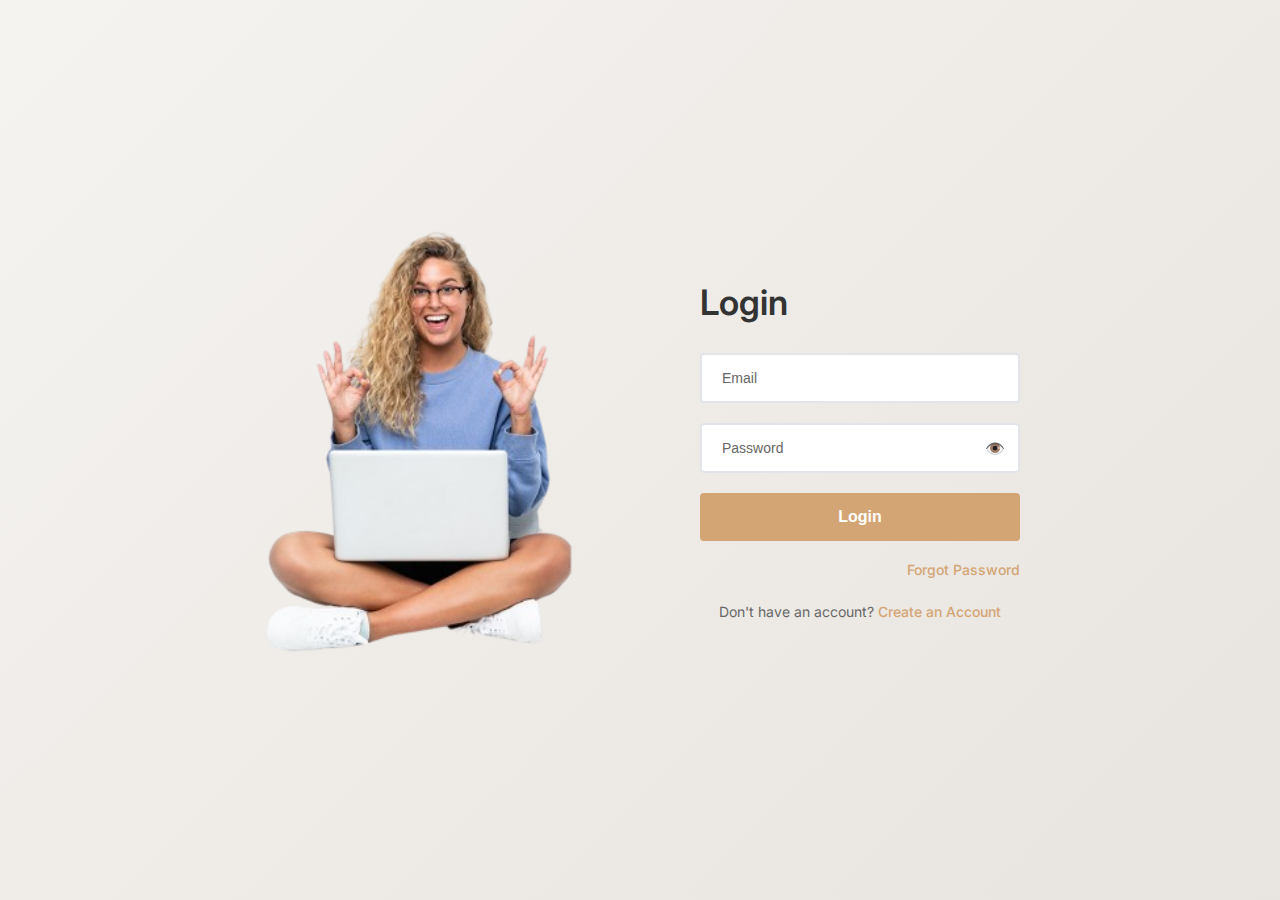
<file: sign_in.html>
<!DOCTYPE html>
<html lang="en">
<head>
    <meta charset="UTF-8">
    <meta name="viewport" content="width=device-width, initial-scale=1.0">
    <title>Login - Eduman</title>
    <link rel="preconnect" href="https://fonts.googleapis.com">
    <link rel="preconnect" href="https://fonts.gstatic.com" crossorigin>
    <link href="https://fonts.googleapis.com/css2?family=Inter:wght@400;500;600;700&display=swap" rel="stylesheet">
    <link rel="stylesheet" href="css/signin-style.css">
    <script src="js/password-toggle.js" defer></script>
    <script src="js/auth.js" defer></script>
</head>
<body>
    <div class="signin-container">
        <div class="signin-left">
            <img src="assest/signs_pic.png" alt="Happy Student" class="student-image">
        </div>
        
        <div class="signin-right">
            <div class="signin-form">
                <h1>Login</h1>
                
                <form id="loginForm">
                    <div class="input-group">
                        <input type="email" id="email" placeholder="Email" required>
                    </div>
                    
                    <div class="input-group password-group">
                        <input type="password" id="password" placeholder="Password" required>
                        <span class="eye-icon">👁️</span>
                    </div>
                    
                    <button type="submit" class="signin-btn">Login</button>
                    
                    <p class="forgot-link">Forgot Password</p>
                    

                    
                    
                    <p class="signup-link">Don't have an account? <a href="sign_up.html">Create an Account</a></p>
                </form>
            </div>
        </div>
    </div>
    
    <script>
        // Google Auth functionality
        function openGoogleAuth() {
            const popup = window.open(
                'google-auth.html',
                'googleAuth',
                'width=450,height=600,scrollbars=yes,resizable=yes,centerscreen=yes'
            );
            
            // Listen for messages from popup
            window.addEventListener('message', function(event) {
                if (event.data.type === 'GOOGLE_AUTH_SUCCESS') {
                    const userData = event.data.userData;
                    
                    // Register user with auth system
                    const result = auth.register(userData);
                    
                    if (result.success) {
                        alert('Google Sign Up successful! Welcome!');
                        if (typeof updateNavbar === 'function') {
                            updateNavbar();
                        }
                        window.location.href = 'index.html';
                    } else {
                        alert(result.message);
                    }
                    
                    popup.close();
                }
            });
        }
        
        document.getElementById('loginForm').addEventListener('submit', function(e) {
            e.preventDefault();
            
            const email = document.getElementById('email').value;
            const password = document.getElementById('password').value;
            
            const result = auth.login(email, password);
            
            if (result.success) {
                alert(result.message);
                // Update navbar if updateNavbar function exists
                if (typeof updateNavbar === 'function') {
                    updateNavbar();
                }
                auth.redirectAfterLogin(result.isAdmin);
            } else {
                alert(result.message);
            }
        });
    </script>
</body>
</html>
</file>
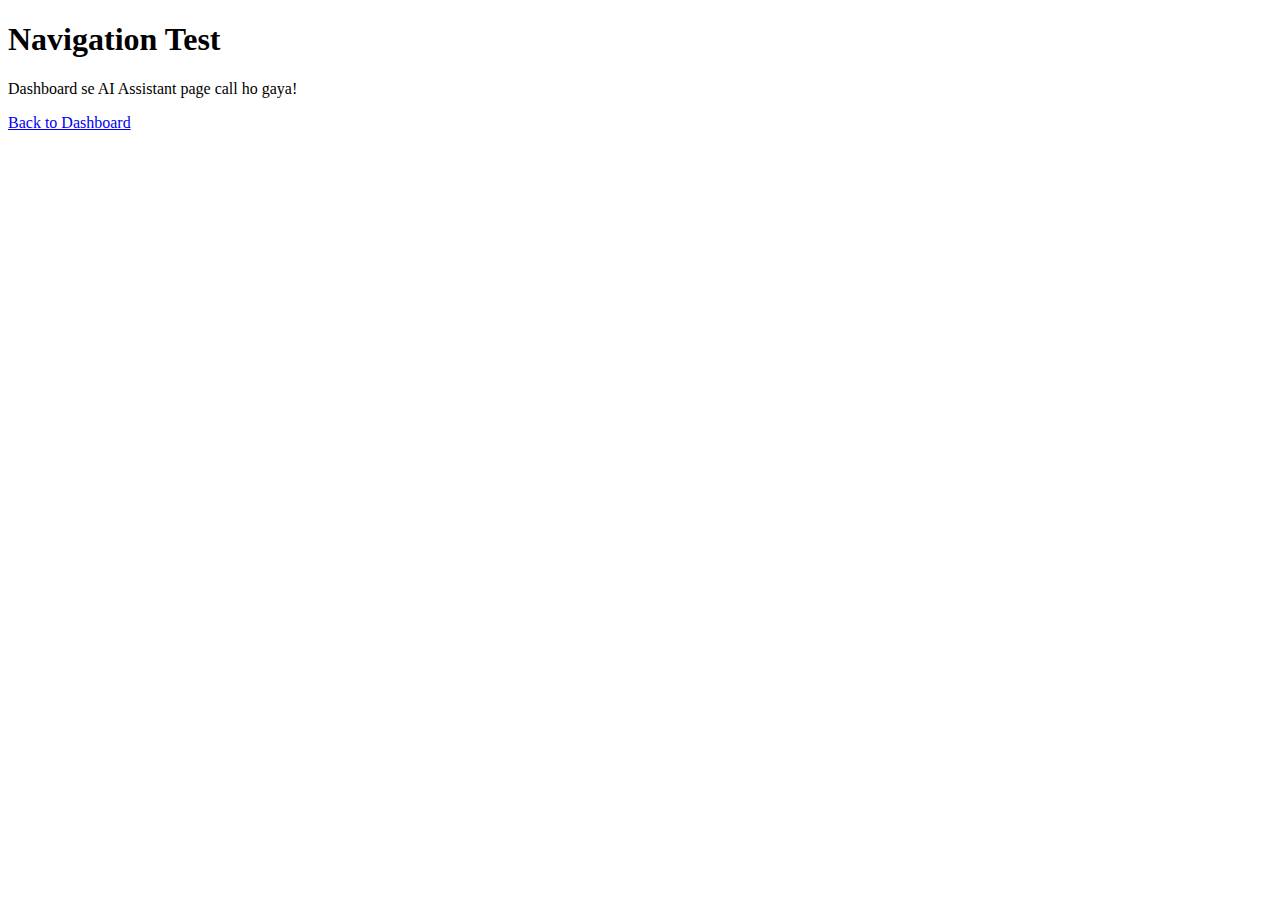
<file: test-nav.html>
<!DOCTYPE html>
<html>
<head>
    <title>Navigation Test</title>
</head>
<body>
    <h1>Navigation Test</h1>
    <p>Dashboard se AI Assistant page call ho gaya!</p>
    <a href="dashboard.html">Back to Dashboard</a>
    
    <script>
        console.log('Test page loaded successfully');
        console.log('Current URL:', window.location.href);
    </script>
</body>
</html>
</file>
<file: css/style.css>
* {
    margin: 0;
    padding: 0;
    box-sizing: border-box;
}

body {
    font-family: 'Arial', sans-serif;
    line-height: 1.6;
    color: #333;
}

.container {
    max-width: 1200px;
    margin: 0 auto;
    padding: 0 20px;
}

/* Header Styles */
.header {
    background: #fff;
    padding: 8px 0;
    box-shadow: 0 2px 5px rgba(0,0,0,0.05);
    position: fixed;
    width: 100%;
    top: 0;
    z-index: 1000;
}

.header .container {
    display: flex;
    justify-content: space-between;
    align-items: center;
}

.logo {
    display: flex;
    align-items: center;
    gap: 8px;
}

.logo img {
    width: 100px;
    height: 50px;
    object-fit: contain;
}

.logo-icon {
    font-size: 20px;
    color: #E67E22;
}

.logo-text {
    font-size: 16px;
    font-weight: bold;
    color: #333;
}

.nav ul {
    display: flex;
    list-style: none;
    gap: 30px;
}

.nav a {
    text-decoration: none;
    color: #333;
    font-weight: 400;
    font-size: 14px;
    display: flex;
    align-items: center;
    gap: 5px;
    cursor: pointer;
    transition: color 0.3s ease;
    position: relative;
    padding-bottom: 5px;
}

.nav a::after {
    content: '';
    position: absolute;
    bottom: 0;
    left: 0;
    width: 0;
    height: 2px;
    background: #D4A574;
    transition: width 0.3s ease;
}

.nav a:hover {
    color: #D4A574;
}

.nav a:hover::after {
    width: 100%;
}

.dropdown-arrow {
    font-size: 8px;
    color: #666;
}

.signup-btn {
    background: #c97e76;
    color: white;
    border: none;
    padding: 8px 18px;
    border-radius: 4px;
    font-weight: 500;
    font-size: 12px;
    cursor: pointer;
    letter-spacing: 0.5px;
}

.auth-buttons {
    display: flex;
    align-items: center;
    gap: 10px;
}

.signin-btn {
    background: transparent;
    color: #c97e76;
    border: 1px solid #c97e76;
    padding: 8px 18px;
    border-radius: 4px;
    font-weight: 500;
    font-size: 12px;
    cursor: pointer;
    letter-spacing: 0.5px;
    transition: all 0.3s ease;
}

.signin-btn:hover {
    background: #c97e76;
    color: white;
}

.logout-btn {
    background: #e74c3c;
    color: white;
    border: none;
    padding: 8px 18px;
    border-radius: 4px;
    font-weight: 500;
    font-size: 12px;
    cursor: pointer;
    letter-spacing: 0.5px;
    transition: all 0.3s ease;
}

.logout-btn:hover {
    background: #c0392b;
}

.user-welcome {
    color: #333;
    font-size: 12px;
    font-weight: 500;
    margin-right: 10px;
}

/* Hero Section */
.hero {
    background: white;
    padding: 90px 0 50px;
    min-height: 85vh;
}

.hero .container {
    background: linear-gradient(135deg, #F5F3F0 0%, #E8E4DF 100%);
    border-radius: 0px;
    padding: 10px 40px;
}

.hero-content {
    display: grid;
    grid-template-columns: 1fr 2fr 1fr;
    gap: 40px;
    align-items: center;
    position: relative;
}

/* Hero Left */
.hero-left {
    position: relative;
    height: 500px;
}

/* Simple Picture */
.left-picture {
    position: absolute;
    top: 250px;
    left: 100px;
    width: 200px;
    height: 150px;
    z-index: 5;
}

.left-picture img {
    width: 100%;
    height: 100%;
    object-fit: contain;
    border-radius: 12px;
}

/* White Picture Card */
.dots-pattern-top {
    position: absolute;
    top: 0;
    left: 50px;
    width: 150px;
    height: 150px;
    background-image: radial-gradient(circle, #D4A574 2px, transparent 2px);
    background-size: 20px 20px;
    opacity: 0.4;
}

.images-stack {
    position: relative;
    margin-top: 0px;
}

.image-card {
    border-radius: 12px;
    overflow: hidden;
    box-shadow: none;
}

.main-teacher {
    width: 350px;
    height: 380px;
    background: transparent;
    position: relative;
    z-index: 2;
    margin-top: 0px;
    border-radius: 12px;
    overflow: hidden;
}

.main-teacher img {
    width: 100%;
    height: 100%;
    object-fit: contain;
    object-position: center;
}



.rating-card {
    background: white;
    padding: 2px 1px;
    border-radius: 0px;
    box-shadow: 0 6px 20px rgba(0,0,0,0.08);
    text-align: center;
    width: fit-content;
    margin-top: 0px;
    margin-left: 20px;
}

.stars {
    font-size: 10px;
    margin-bottom: 4px;
}

.rating-card p {
    font-size: 9px;
    color: #666;
    line-height: 1.2;
    margin: 0;
}

.bottom-decorations {
    position: absolute;
    bottom: 0;
    left: 0;
}

.triangle-yellow {
    width: 0;
    height: 0;
    border-left: 12px solid transparent;
    border-right: 12px solid transparent;
    border-top: 16px solid #FFD700;
    position: absolute;
    bottom: 20px;
    left: 10px;
}

.curved-line {
    position: absolute;
    bottom: 0;
    left: 40px;
    width: 80px;
    height: 40px;
    border: 2px solid #333;
    border-top: none;
    border-right: none;
    border-radius: 0 0 0 40px;
    opacity: 0.3;
}

/* Hero Center */
.hero-center {
    text-align: center;
    padding: 0 40px;
    max-width: 600px;
    margin: 0 auto;
}

.hero-center h1 {
    font-size: 2.4rem;
    font-weight: 700;
    margin-bottom: 25px;
    line-height: 1.2;
    color: #333;
    max-width: 500px;
    margin-left: auto;
    margin-right: auto;
    margin-bottom: 25px;
}

.highlight {
    color: #D4A574;
    position: relative;
}

.highlight::after {
    content: '';
    position: absolute;
    bottom: -3px;
    left: 0;
    width: 100%;
    height: 2px;
    background: #FFD700;
    border-radius: 1px;
}

.search-container {
    margin: 30px 0;
}

.search-bar {
    display: flex;
    max-width: 400px;
    margin: 0 auto;
    background: white;
    border-radius: 5px;
    overflow: hidden;
    box-shadow: 0 3px 12px rgba(0,0,0,0.06);
}

.search-bar input {
    flex: 1;
    padding: 10px 16px;
    border: none;
    outline: none;
    font-size: 13px;
    color: #666;
}

.search-btn {
    background: #D4A574;
    border: none;
    padding: 10px 14px;
    cursor: pointer;
    font-size: 14px;
}

.features-row {
    display: flex;
    justify-content: center;
    gap: 50px;
    margin: 30px 0;
    flex-wrap: wrap;
    max-width: 480px;
    margin-left: auto;
    margin-right: auto;
}

.feature-item {
    border-radius: 0px;
    font-size: 10px;
    color: #666;
    box-shadow: 0 2px 6px rgba(0,0,0,0.04);
    text-align: center;
    line-height: 1.2;
}

.main-cta-btn {
    background: #c97e76;
    color: white;
    border: none;
    padding: 12px 35px;
    border-radius: 2px;
    font-size: 14px;
    font-weight: 600;
    cursor: pointer;
    margin-top: 20px;
    letter-spacing: 0.5px;
}

/* Hero Right */
.hero-right {
    position: relative;
    height: 550px !important;
    overflow: visible;
}

.top-arrow {
    position: absolute;
    top: 20px;
    right: 20px;
    font-size: 30px;
    color: #207fcc;
    z-index: 3;
}

.student-main {
    position: relative;
    z-index: 2;
    margin-top: 20px;
}

.student-main img {
    width: 100% !important;
    max-width: 420px !important;
    height: 380px !important;
    object-fit: contain !important;
    object-position: center !important;
    border-radius: 16px;
    background: transparent;
}

.student-stats {
    background: white;
    padding: 0px 0px;
    width: 120px;
    height: 50px;
    border-radius: 0px;
    box-shadow: 0 6px 20px rgba(0,0,0,0.08);
    margin-top: 8px;
    bottom: 0px;
    top: -180px;
    right: -60px;
    text-align: center;
    position: relative;
    z-index: 2;
}

.rating-stars {
    font-size: 12px;
    margin-bottom: 6px;
}

.student-stats p {
    font-size: 9px;
    color: #666;
    line-height: 1.2;
    margin: 0;
}

.right-decorations {
    position: absolute;
    bottom: 0;
    right: 0;
}

.blue-arrow {
    position: absolute;
    bottom: 100px;
    right: 100px;
    font-size: 30px;
    color: #159fe9;
}

.curved-element {
    position: absolute;
    bottom: 10px;
    right: 10px;
    width: 60px;
    height: 30px;
    border: 2px solid #cbbf5f;
    border-bottom: none;
    border-left: none;
    border-radius: 0 30px 0 0;
    opacity: 0.4;
}

/* Stats Section */
.stats {
    padding: 40px 0;
    background: white;
}

/* Why Students Choose Us Section */
.why-choose {
    padding: 80px 0;
    background: white;
}

.why-choose-content {
    display: grid;
    grid-template-columns: 1fr 1fr;
    gap: 80px;
    align-items: center;
}

.why-choose-left h2 {
    font-size: 2.5rem;
    font-weight: 700;
    margin-bottom: 20px;
    line-height: 1.2;
    color: #333;
}

.highlight-choose {
    color: #D4A574;
    text-decoration: underline;
    text-decoration-color: #FFD700;
    text-underline-offset: 5px;
}

.why-choose-left p {
    color: #666;
    font-size: 14px;
    line-height: 1.6;
    margin-bottom: 30px;
}

.features-list {
    margin-bottom: 30px;
    display: grid;
    grid-template-columns: 1fr 1fr;
    gap: 15px 20px;
}

.feature-check {
    display: flex;
    align-items: center;
    gap: 8px;
    margin-bottom: 0;
}

.check-icon {
    background: #4ECDC4;
    color: white;
    width: 20px;
    height: 20px;
    border-radius: 50%;
    display: flex;
    align-items: center;
    justify-content: center;
    font-size: 12px;
    font-weight: bold;
}

.feature-check span:last-child {
    color: #666;
    font-size: 14px;
}

.more-about-btn {
    background: #D4A574;
    color: white;
    border: none;
    padding: 12px 24px;
    border-radius: 6px;
    font-size: 14px;
    font-weight: 600;
    cursor: pointer;
}

.why-choose-right {
    position: relative;
    height: 450px;
    width: 100%;
    display: flex;
    align-items: center;
    justify-content: center;
}

/* Decorative Elements */
.dots-decoration {
    position: absolute;
    top: 0;
    left: 0;
    width: 50px;
    height: 50px;
    background-image: radial-gradient(circle, #D4A574 2px, transparent 2px);
    background-size: 10px 10px;
    opacity: 0.6;
    z-index: 1;
}

.stripes-decoration {
    position: absolute;
    bottom: 0;
    right: 0;
    width: 60px;
    height: 40px;
    background: repeating-linear-gradient(
        45deg,
        #4ECDC4,
        #4ECDC4 3px,
        transparent 3px,
        transparent 8px
    );
    opacity: 0.7;
    z-index: 1;
}

.plus-decoration {
    position: absolute;
    top: 40px;
    right: 100px;
    width: 35px;
    height: 35px;
    background: #5ce6c8;
    color: white;
    border-radius: 50%;
    display: flex;
    align-items: center;
    justify-content: center;
    font-size: 20px;
    font-weight: bold;
    z-index: 5;
    box-shadow: 0 4px 15px rgba(255, 215, 0, 0.3);
}

/* Color Blocks */
.color-block-yellow {
    position: absolute;
    top: 20px;
    left: 260px;
    width: 100px;
    height: 110px;
    background: linear-gradient(135deg, #D4A574, #E6B885);
    border-radius: 15px;
    z-index: 3;
}

.color-block-pink {
    position: absolute;
    bottom: 200px;
    right: 460px;
    width: 100px;
    height: 100px;
    background: linear-gradient(135deg, #a03936, #F08A85);
    border-radius: 8px;
    z-index: 3;
}

/* Main Home Image */
.main-home-image {
    position: relative;
    z-index: 2;
    display: flex;
    justify-content: center;
    align-items: center;
    width: 100%;
    height: 100%;
}

.main-home-image img {
    width: 400px;
    height: 350px;
    object-fit: contain;
    object-position: center;
    border-radius: 15px;
}

.stats-grid {
    display: grid;
    grid-template-columns: repeat(4, 1fr);
    gap: 20px;
}

.stat-item {
    background: #F8F6F3;
    padding: 30px 15px;
    border-radius: 2px;
    text-align: center;
    transition: transform 0.3s;
}

.stat-item:hover {
    transform: translateY(-3px);
}

.stat-icon {
    font-size: 2.5rem;
    margin-bottom: 15px;
    display: flex !important;
    align-items: center !important;
    justify-content: center !important;
    width: 100%;
    height: 60px;
    text-align: center !important;
}

.stat-icon img {
    display: block !important;
    margin: 0 auto !important;
    object-fit: contain;
}

.stat-item h3 {
    font-size: 2rem;
    font-weight: bold;
    color: #333;
    margin-bottom: 8px;
}

.stat-item p {
    color: #666;
    font-size: 14px;
}

/* Most Popular Courses Section */
.courses {
    padding: 40px 0;
    background: #FBF9F6;
}

.courses-header {
    text-align: center;
    margin-bottom: 50px;
}

.courses-label {
    color: #FF6B35;
    font-size: 13px;
    font-weight: 500;
    margin-bottom: 8px;
    display: block;
}

.courses-header h2 {
    font-size: 2.2rem;
    font-weight: 700;
    color: #1A1A1A;
    margin: 0;
}

.courses-grid {
    display: grid;
    grid-template-columns: repeat(3, 1fr);
    gap: 24px;
    margin-bottom: 50px;
}

.course-card {
    background: white;
    border-radius: 5px;
    padding: 40px 24px;
    box-shadow: 0 2px 12px rgba(0,0,0,0.06);
    transition: transform 0.3s ease, box-shadow 0.3s ease;
    min-height: 380px;
}

.course-card:hover {
    transform: translateY(-3px);
    box-shadow: 0 6px 24px rgba(0,0,0,0.1);
}

.course-icon {
    width: 40px;
    height: 40px;
    background: #F5F5F5;
    border-radius: 50%;
    display: flex;
    align-items: center;
    justify-content: center;
    margin-bottom: 16px;
    margin-left: -8px;
}

.course-card h3 {
    font-size: 1.1rem;
    font-weight: 600;
    color: #1A1A1A;
    line-height: 1.4;
    margin-bottom: 16px;
    min-height: 50px;
}

.course-meta {
    display: flex;
    justify-content: space-between;
    align-items: center;
    margin-bottom: 16px;
}

.course-category {
    background: #FFF3E0;
    color: #FF8A50;
    padding: 3px 10px;
    border-radius: 0px;
    font-size: 11px;
    font-weight: 500;
}

.course-price {
    font-size: 1rem;
    font-weight: 700;
    color: #1A1A1A;
}

.course-stats {
    display: flex;
    align-items: center;
    gap: 12px;
    margin-bottom: 20px;
    font-size: 13px;
    color: #666;
}

.course-videos, .course-rating {
    display: flex;
    align-items: center;
    gap: 4px;
}

.instructor-avatar {
    width: 20px;
    height: 20px;
    background: #D4A574;
    border-radius: 50%;
    margin-left: auto;
}

.join-btn {
    background: transparent;
    border: 1px solid #E5E5E5;
    color: #666;
    padding: 10px 20px;
    border-radius: 5px;
    font-weight: 500;
    font-size: 14px;
    cursor: pointer;
    transition: all 0.3s ease;
    width: auto;
    display: inline-block;
    margin: 0;
    min-width: 120px;
    text-align: center;
}

.join-btn:hover {
    background: #D4A574;
    border-color: #D4A574;
    color: white;
}

/* CTA Banner */
.cta-banner {
    background: linear-gradient(135deg, #D4A574 0%, #B8956A 100%);
    border-radius: 5px;
    padding: 18px 24px;
    display: flex;
    align-items: center;
    gap: 20px;
    color: white;
    max-width: 600px;
    margin: 0 auto;
}

.cta-icon {
    font-size: 1.2rem;
    background: #FF8A50;
    width: 40px;
    height: 40px;
    border-radius: 50%;
    display: flex;
    align-items: center;
    justify-content: center;
    margin-left: -42px;
    color: white;
}

.cta-content {
    flex: 1;
}

.cta-label {
    font-size: 12px;
    opacity: 0.9;
    margin-bottom: 3px;
    display: block;
    color: #666;
}

.cta-content h3 {
    font-size: 1.1rem;
    font-weight: 600;
    margin: 0;
    color: black;
}

.get-started-btn {
    background: #814730;
    border: none;
    color: white;
    padding: 8px 16px;
    border-radius: 5px;
    font-weight: 500;
    font-size: 13px;
    cursor: pointer;
    transition: all 0.3s ease;
}

.get-started-btn:hover {
    background: #B8956A;
}

/* Partners Section */
.partners {
    padding: 60px 0;
    background: #F8F6F3;
}

.partners-header {
    text-align: center;
    margin-bottom: 50px;
}

.partners-header h2 {
    font-size: 2rem;
    font-weight: 700;
    color: #1A1A1A;
    margin-bottom: 10px;
}

.highlight-partners {
    color: #D4A574;
}

.partners-header p {
    color: #666;
    font-size: 14px;
}

.partners-logos {
    display: flex;
    justify-content: space-between;
    align-items: center;
    gap: 20px;
    flex-wrap: nowrap;
    overflow-x: auto;
}

.logo-item {
    flex: 0 0 auto;
}

.logo-item img {
    height: 60px;
    width: auto;
    object-fit: contain;
    filter: grayscale(100%);
    opacity: 0.7;
    transition: all 0.3s ease;
}

.logo-item img:hover {
    filter: grayscale(0%);
    opacity: 1;
}

/* Online Certification Section */
.certification {
    padding: 80px 0;
    background: white;
}

.certification .container {
    background: #F8F6F3;
    border-radius: 0px;
    padding: 10px 40px;
}

.certification-content {
    display: grid;
    grid-template-columns: 1fr 1fr;
    gap: 80px;
    align-items: center;
}

.certification-label {
    color: #FF6B35;
    font-size: 13px;
    font-weight: 500;
    margin-bottom: 15px;
    display: block;
}

.certification-left h2 {
    font-size: 2.5rem;
    font-weight: 700;
    color: #1A1A1A;
    line-height: 1.2;
    margin-bottom: 20px;
}

.certification-left p {
    color: #666;
    font-size: 14px;
    line-height: 1.6;
    margin-bottom: 30px;
}

.certification-buttons {
    display: flex;
    gap: 15px;
    align-items: center;
}

.play-btn {
    background: #f8f8f8;
    border: 1px solid #ddd;
    color: #1A1A1A;
    font-size: 14px;
    font-weight: 500;
    display: flex;
    align-items: center;
    gap: 8px;
    cursor: pointer;
    padding: 12px 20px;
    border-radius: 0px;
    transition: all 0.3s ease;
}

.play-btn:hover {
    background: #D4A574;
    color: white;
    border-color: #D4A574;
}

.play-icon {
    color: #1A1A1A;
    font-size: 12px;
}

.link-btn {
    background: #D4A574;
    border: 1px solid #D4A574;
    color: white;
    font-size: 14px;
    font-weight: 500;
    cursor: pointer;
    padding: 12px 20px;
    border-radius: 6px;
    text-decoration: none;
    transition: all 0.3s ease;
}

.link-btn:hover {
    background: #B8956A;
    border-color: #B8956A;
}

.certification-right {
    display: flex;
    justify-content: center;
    align-items: center;
}

.certification-image img {
    width: 100%;
    max-width: 500px;
    height: auto;
    object-fit: contain;
}

/* News Section */
.news {
    padding: 80px 0;
    background: white;
}

.news-header {
    text-align: center;
    margin-bottom: 60px;
}

.news-header h2 {
    font-size: 2.5rem;
    font-weight: 700;
    color: #1A1A1A;
    margin: 0;
}

.highlight-news {
    color: #D4A574;
}

.news-grid {
    display: grid;
    grid-template-columns: repeat(3, 1fr);
    gap: 30px;
}

.news-card {
    background: white;
    border-radius: 0px;
    overflow: hidden;
    box-shadow: 0 4px 20px rgba(0,0,0,0.08);
    transition: all 0.3s ease;
    border: 1px solid #f0f0f0;
}

.news-card:hover {
    transform: translateY(-8px);
    box-shadow: 0 12px 35px rgba(0,0,0,0.15);
}

.news-image {
    position: relative;
    height: 200px;
    overflow: hidden;
}

.news-image img {
    width: 100%;
    height: 100%;
    object-fit: cover;
    transition: transform 0.3s ease;
}

.news-card:hover .news-image img {
    transform: scale(1.05);
}

.news-category {
    position: absolute;
    top: 15px;
    left: 15px;
    padding: 6px 12px;
    border-radius: 2px;
    font-size: 11px;
    font-weight: 600;
    color: white;
    display: flex;
    align-items: center;
    gap: 5px;
    backdrop-filter: blur(10px);
}

.news-category::before {
    content: '';
    width: 14px;
    height: 14px;
    background-size: contain;
    background-repeat: no-repeat;
    background-position: center;
    background-image: url('data:image/svg+xml;utf8,<svg xmlns="http://www.w3.org/2000/svg" viewBox="0 0 24 24" fill="white"><path d="M10 4H4c-1.11 0-2 .89-2 2v12c0 1.11.89 2 2 2h16c1.11 0 2-.89 2-2V8c0-1.11-.89-2-2-2h-8l-2-2z"/></svg>');
}

.development::before {
    background-image: url('data:image/svg+xml;utf8,<svg xmlns="http://www.w3.org/2000/svg" viewBox="0 0 24 24" fill="white"><path d="M10 4H4c-1.11 0-2 .89-2 2v12c0 1.11.89 2 2 2h16c1.11 0 2-.89 2-2V8c0-1.11-.89-2-2-2h-8l-2-2z"/></svg>');
}

.business::before {
    background-image: url('data:image/svg+xml;utf8,<svg xmlns="http://www.w3.org/2000/svg" viewBox="0 0 24 24" fill="white"><path d="M10 4H4c-1.11 0-2 .89-2 2v12c0 1.11.89 2 2 2h16c1.11 0 2-.89 2-2V8c0-1.11-.89-2-2-2h-8l-2-2z"/></svg>');
}

.complaints::before {
    background-image: url('data:image/svg+xml;utf8,<svg xmlns="http://www.w3.org/2000/svg" viewBox="0 0 24 24" fill="white"><path d="M10 4H4c-1.11 0-2 .89-2 2v12c0 1.11.89 2 2 2h16c1.11 0 2-.89 2-2V8c0-1.11-.89-2-2-2h-8l-2-2z"/></svg>');
}

.development {
    background: #E74C3C;
}

.business {
    background: #E74C3C;
}

.complaints {
    background: #E74C3C;
}

.news-content {
    padding: 25px;
}

.news-meta {
    display: flex;
    gap: 20px;
    margin-bottom: 15px;
    font-size: 12px;
    color: #888;
}

.news-date, .news-author {
    display: flex;
    align-items: center;
    gap: 6px;
    font-weight: 500;
}

.news-card h3 {
    font-size: 1.1rem;
    font-weight: 700;
    color: #1A1A1A;
    line-height: 1.5;
    margin-bottom: 20px;
    transition: color 0.3s ease;
}

.news-card:hover h3 {
    color: #D4A574;
}

.read-more-btn {
    background: #f8f8f8;
    border: 1px solid #e0e0e0;
    color: #1A1A1A;
    font-size: 13px;
    font-weight: 500;
    cursor: pointer;
    padding: 8px 16px;
    border-radius: 0px;
    text-decoration: none;
    transition: all 0.3s ease;
}

.read-more-btn:hover {
    background: #D4A574;
    color: white;
    border-color: #D4A574;
}

/* Transform Section */
.transform {
    padding: 40px 0;
    background: white;
}

.transform .container {
    background: #F5F5F5;
    border-radius: 0px;
    padding: 40px;
}

.transform-content {
    display: grid;
    grid-template-columns: 1fr 1fr;
    gap: 40px;
    align-items: center;
}

.transform-left {
    padding-left: 60px;
}

.transform-label {
    font-size: 11px;
    color: #666;
    font-weight: 500;
    margin-bottom: 8px;
    display: block;
}

.transform-left h2 {
    font-size: 1.8rem;
    font-weight: 700;
    color: #1A1A1A;
    line-height: 1.2;
    margin-bottom: 20px;
}

.browse-courses-btn {
    background: #D4A574;
    color: white;
    border: none;
    padding: 8px 20px;
    border-radius: 6px;
    font-size: 12px;
    font-weight: 600;
    cursor: pointer;
    transition: all 0.3s ease;
}

.browse-courses-btn:hover {
    background: #B8956A;
}

.transform-right {
    position: relative;
    display: flex;
    justify-content: center;
    align-items: center;
}

.laptop-mockup {
    position: relative;
    width: 100%;
    max-width: 320px;
}

.laptop-mockup img {
    width: 100%;
    height: auto;
    object-fit: contain;
}

.price-badge {
    position: absolute;
    top: -15px;
    right: 250px;
    background: #FFA500;
    color: white;
    width: 70px;
    height: 70px;
    border-radius: 50%;
    display: flex;
    flex-direction: column;
    align-items: center;
    justify-content: center;
    box-shadow: 0 4px 15px rgba(255, 165, 0, 0.4);
}

.price-text {
    font-size: 8px;
    font-weight: 500;
}

.price-amount {
    font-size: 16px;
    font-weight: 700;
}

/* Footer Section */
.footer {
    background: white;
    padding: 60px 0 0;
    border-top: 1px solid #f0f0f0;
}

.footer-content {
    display: grid;
    grid-template-columns: 1fr 2fr;
    gap: 80px;
    margin-bottom: 40px;
}

.footer-left {
    max-width: 300px;
}

.footer-logo {
    display: flex;
    align-items: center;
    gap: 8px;
    margin-bottom: 20px;
}

.footer-logo-text {
    font-size: 16px;
    font-weight: bold;
    color: #333;
}

.footer-description {
    color: #666;
    font-size: 14px;
    line-height: 1.6;
    margin-bottom: 25px;
}

.social-icons {
    display: flex;
    gap: 10px;
}

.social-icon {
    width: 35px;
    height: 35px;
    border-radius: 50%;
    display: flex;
    align-items: center;
    justify-content: center;
    text-decoration: none;
    font-weight: bold;
    font-size: 14px;
    transition: all 0.3s ease;
}

.facebook { background: #909192; color: white; }
.twitter { background: #909192; color: white; }
.instagram { background: #909192; color: white; }
.linkedin { background: #909192; color: white; }

.footer-links {
    display: grid;
    grid-template-columns: repeat(3, 1fr);
    gap: 40px;
}

.footer-column h4 {
    color: #333;
    font-size: 16px;
    font-weight: 600;
    margin-bottom: 20px;
}

.footer-column ul {
    list-style: none;
}

.footer-column li {
    margin-bottom: 12px;
}

.footer-column a {
    color: #666;
    text-decoration: none;
    font-size: 14px;
    transition: color 0.3s ease;
}

.footer-column a:hover {
    color: #D4A574;
}

.footer-bottom {
    background: #f8f8f8;
    padding: 20px 0;
    margin: 0 -20px;
}

.footer-bottom-content {
    display: flex;
    justify-content: space-between;
    align-items: center;
    padding: 0 20px;
}

.copyright {
    color: #666;
    font-size: 13px;
    margin: 0;
}

.phone-info {
    display: flex;
    align-items: center;
    gap: 8px;
    color: #666;
    font-size: 13px;
}

.newsletter {
    display: flex;
    gap: 0;
}

.email-input {
    padding: 8px 12px;
    border: 1px solid #ddd;
    border-right: none;
    border-radius: 4px 0 0 4px;
    font-size: 13px;
    outline: none;
    width: 180px;
}

.subscribe-btn {
    background: #D4A574;
    color: white;
    border: none;
    padding: 8px 16px;
    border-radius: 0 4px 4px 0;
    font-size: 13px;
    font-weight: 500;
    cursor: pointer;
    transition: background 0.3s ease;
}

.subscribe-btn:hover {
    background: #B8956A;
}

/* Mobile Navigation Toggle */
.mobile-menu-toggle {
    display: none;
    background: none;
    border: none;
    font-size: 24px;
    cursor: pointer;
    color: #333;
}

.nav.mobile-open {
    display: flex;
}

/* Mobile Responsive */
@media (max-width: 1024px) {
    .hero-content {
        grid-template-columns: 1fr 2fr;
        gap: 30px;
    }
    
    .hero-left {
        display: none;
    }
    
    .why-choose-content {
        gap: 40px;
    }
    
    .certification-content {
        gap: 40px;
    }
}

@media (max-width: 768px) {
    .container {
        padding: 0 15px;
    }
    
    /* Header Mobile */
    .header {
        padding: 10px 0;
    }
    
    .header .container {
        display: flex;
        justify-content: space-between;
        align-items: center;
        flex-wrap: nowrap;
    }
    
    .logo img {
        width: 45px;
        height: 22px;
    }
    
    .mobile-menu-toggle {
        display: block;
        font-size: 20px;
        padding: 8px;
    }
    
    .signup-btn {
        padding: 8px 14px;
        font-size: 12px;
    }
    
    .auth-buttons {
        gap: 8px;
    }
    
    .signin-btn, .logout-btn {
        padding: 8px 14px;
        font-size: 12px;
    }
    
    .user-welcome {
        font-size: 11px;
        margin-right: 5px;
    }
    
    .nav {
        display: none;
        position: absolute;
        top: 100%;
        left: 0;
        right: 0;
        background: white;
        box-shadow: 0 4px 12px rgba(0,0,0,0.1);
        z-index: 1000;
    }
    
    .nav.mobile-open {
        display: block;
    }
    
    .nav ul {
        flex-direction: column;
        padding: 15px;
        gap: 15px;
    }
    
    /* Hero Mobile */
    .hero {
        padding: 65px 0 25px;
        background: white;
    }
    
    .hero .container {
        padding: 10px 15px;
        background: none;
    }
    
    .hero-content {
        grid-template-columns: 1fr;
        gap: 25px;
        text-align: center;
    }
    
    .hero-left {
        display: none;
    }
    
    .hero-center h1 {
        font-size: 1.7rem;
        line-height: 1.3;
        margin-bottom: 18px;
    }
    
    .search-bar {
        max-width: 100%;
        margin-bottom: 18px;
    }
    
    .search-bar input {
        padding: 12px 15px;
        font-size: 14px;
    }
    
    .features-row {
        display: flex;
        justify-content: space-around;
        gap: 10px;
        margin: 18px 0;
        flex-wrap: wrap;
    }
    
    .feature-item {
        font-size: 11px;
        text-align: center;
        flex: 1;
        min-width: 90px;
    }
    
    .hero-right {
        height: 260px;
        display: flex;
        justify-content: center;
        align-items: center;
        position: relative;
        overflow: hidden;
    }
    
    .student-main {
        display: flex;
        justify-content: center;
        position: relative;
        z-index: 1;
    }
    
    .student-main img {
        max-width: 240px !important;
        height: 200px !important;
        object-fit: contain;
    }
    
    .student-stats {
        position: absolute;
        top: 10px;
        right: 10px;
        width: 100px;
        height: 40px;
        padding: 8px;
        z-index: 2;
    }
    
    .student-stats p {
        font-size: 7px;
        line-height: 1.1;
    }
    
    .top-arrow, .blue-arrow, .right-decorations, .curved-element {
        display: none;
    }
    
    /* Stats Mobile */
    .stats {
        padding: 25px 0;
    }
    
    .stats-grid {
        grid-template-columns: repeat(2, 1fr);
        gap: 15px;
    }
    
    .stat-item {
        padding: 20px 12px;
    }
    
    .stat-item h3 {
        font-size: 1.4rem;
    }
    
    /* Why Choose Mobile */
    .why-choose {
        padding: 40px 0;
        clear: both;
    }
    
    .why-choose-content {
        grid-template-columns: 1fr;
        gap: 30px;
        text-align: center;
    }
    
    .why-choose-left h2 {
        font-size: 1.8rem;
    }
    
    .features-list {
        grid-template-columns: 1fr;
        text-align: left;
        max-width: 280px;
        margin: 0 auto 25px;
    }
    
    .why-choose-right {
        height: 280px;
        position: relative;
        overflow: hidden;
    }
    
    .main-home-image {
        position: relative;
        z-index: 1;
    }
    
    .main-home-image img {
        width: 260px;
        height: 220px;
    }
    
    .color-block-yellow,
    .color-block-pink,
    .dots-decoration,
    .stripes-decoration,
    .plus-decoration {
        display: none;
    }
    
    /* Courses Mobile */
    .courses {
        padding: 25px 0;
    }
    
    .courses-grid {
        grid-template-columns: 1fr;
        gap: 18px;
    }
    
    .cta-banner {
        flex-direction: column;
        text-align: center;
        gap: 12px;
        padding: 18px;
    }
    
    /* Partners Mobile */
    .partners-logos {
        flex-wrap: wrap;
        justify-content: center;
        gap: 12px;
    }
    
    .logo-item img {
        height: 35px;
    }
    
    /* Certification Mobile */
    .certification {
        padding: 40px 0;
        clear: both;
    }
    
    .certification .container {
        background: #F8F6F3;
        padding: 20px;
    }
    
    .certification-content {
        grid-template-columns: 1fr;
        gap: 25px;
        text-align: center;
    }
    
    .certification-left h2 {
        font-size: 1.8rem;
    }
    
    .certification-buttons {
        justify-content: center;
        flex-wrap: wrap;
        gap: 10px;
    }
    
    .certification-image img {
        max-width: 280px;
        height: auto;
    }
    
    /* News Mobile */
    .news-grid {
        grid-template-columns: 1fr;
        gap: 18px;
    }
    
    /* Transform Mobile */
    .transform-content {
        grid-template-columns: 1fr;
        gap: 25px;
        text-align: center;
    }
    
    .transform-left {
        padding-left: 0;
    }
    
    /* Footer Mobile */
    .footer-content {
        grid-template-columns: 1fr;
        gap: 30px;
        text-align: center;
    }
    
    .footer-links {
        grid-template-columns: 1fr;
        gap: 25px;
    }
    
    .footer-bottom-content {
        flex-direction: column;
        gap: 12px;
        text-align: center;
    }
}

@media (max-width: 480px) {
    .container {
        padding: 0 10px;
    }
    
    .hero .container {
        padding: 10px;
    }
    
    .hero-center h1 {
        font-size: 1.5rem;
        margin-bottom: 15px;
    }
    
    .search-bar input {
        font-size: 13px;
        padding: 10px 14px;
    }
    
    .search-btn {
        padding: 10px 12px;
    }
    
    .features-row {
        gap: 10px;
    }
    
    .feature-item {
        font-size: 10px;
        min-width: 70px;
    }
    
    .hero-right {
        height: 240px;
    }
    
    .student-main img {
        max-width: 200px !important;
        height: 180px !important;
    }
    
    .student-stats {
        width: 90px;
        height: 35px;
        top: -120px;
        right: -20px;
    }
    
    .student-stats p {
        font-size: 7px;
    }
    
    .stats-grid {
        grid-template-columns: 1fr;
        gap: 12px;
    }
    
    .stat-item {
        padding: 15px 10px;
    }
    
    .why-choose-left h2 {
        font-size: 1.4rem;
    }
    
    .course-card {
        padding: 20px 15px;
    }
    
    .news-header h2 {
        font-size: 1.4rem;
    }
    
    .certification-left h2 {
        font-size: 1.4rem;
    }
    
    .transform-left h2 {
        font-size: 1.2rem;
    }
    
    .footer-column h4 {
        font-size: 14px;
    }
    
    .social-icons {
        justify-content: center;
    }
}
/* Touch-friendly improvements */
@media (max-width: 768px) {
    /* Ensure buttons are touch-friendly */
    .signup-btn,
    .main-cta-btn,
    .more-about-btn,
    .join-btn,
    .get-started-btn,
    .browse-courses-btn,
    .read-more-btn,
    .play-btn {
        min-height: 44px;
        touch-action: manipulation;
    }
    
    /* Improve tap targets */
    .nav a,
    .social-icon,
    .mobile-menu-toggle {
        min-height: 44px;
        min-width: 44px;
        display: flex;
        align-items: center;
        justify-content: center;
        touch-action: manipulation;
    }
    
    /* Prevent zoom on input focus */
    input[type="text"],
    input[type="email"],
    input[type="password"] {
        font-size: 16px;
    }
    
    /* Improve scrolling performance */
    .hero,
    .stats,
    .why-choose,
    .courses,
    .partners,
    .certification,
    .news,
    .transform {
        -webkit-overflow-scrolling: touch;
    }
}

/* Landscape mobile adjustments */
@media (max-width: 768px) and (orientation: landscape) {
    .hero {
        padding: 60px 0 20px;
    }
    
    .hero-center h1 {
        font-size: 1.8rem;
    }
    
    .hero-right {
        height: 250px;
    }
    
    .student-main img {
        max-width: 220px !important;
        height: 200px !important;
    }
}
</file>
<file: css/admin-sidebar.css>
/* Admin Panel Common Sidebar Styles */

* {
    margin: 0;
    padding: 0;
    box-sizing: border-box;
}

body {
    font-family: 'Inter', -apple-system, BlinkMacSystemFont, sans-serif;
    background-color: #faf9f7;
    display: flex;
    height: 100vh;
    color: #333;
}

/* Main Content */
.main-content {
    flex: 1;
    display: flex;
    flex-direction: column;
    width: 100%;
    margin-left: 250px;
}

/* Sidebar Styles */
.sidebar {
    width: 250px;
    background-color: #faf9f7;
    padding: 20px 0;
    display: flex;
    flex-direction: column;
    border-right: 1px solid #e8e5e0;
    position: fixed;
    left: 0;
    top: 0;
    height: 100vh;
    z-index: 1000;
}

.sidebar .logo {
    display: flex;
    align-items: center;
    justify-content: center;
    padding: 0 20px;
    margin-bottom: 40px;
}

.sidebar .logo img {
    width: 120px;
    height: 50px;
    object-fit: contain;
}

.nav-menu {
    display: flex;
    flex-direction: column;
    gap: 8px;
    padding: 0 20px;
}

.nav-item {
    display: flex;
    align-items: center;
    padding: 12px 16px;
    text-decoration: none;
    color: #6b7280;
    font-size: 14px;
    font-weight: 500;
    transition: all 0.2s ease;
    border-radius: 0 25px 25px 0;
    margin-right: 20px;
}

.nav-item i {
    margin-right: 12px;
    width: 20px;
    font-size: 16px;
}

.nav-item.active {
    background-color: #2d3748;
    color: white;
}

.nav-item:hover:not(.active) {
    background-color: #f3f4f6;
    color: #374151;
}

.sidebar-footer {
    margin-top: auto;
    padding: 20px;
}

.upgrade-section {
    background: linear-gradient(135deg, #fbbf24 0%, #f59e0b 100%);
    padding: 12px 16px;
    border-radius: 8px;
    margin-bottom: 30px;
    text-align: center;
    color: white;
    font-size: 13px;
    font-weight: 600;
}

.user-section a {
    display: flex;
    align-items: center;
    padding: 8px 0;
    text-decoration: none;
    color: #6b7280;
    font-size: 14px;
    font-weight: 500;
}

.user-section a i {
    margin-right: 8px;
}

/* Header Styles */
.header {
    background: #faf9f7;
    padding: 12px 24px;
    display: flex;
    justify-content: space-between;
    align-items: center;
    border-bottom: 1px solid #e5e7eb;
}

.search-bar {
    display: flex;
    align-items: center;
    background: #f9f9f9;
    border: 1px solid #e0e0e0;
    border-radius: 20px;
    padding: 0;
    width: 380px;
    height: 36px;
    position: relative;
}

.search-bar i {
    position: absolute;
    left: 12px;
    color: #999;
    font-size: 14px;
    z-index: 1;
}

.search-bar input {
    width: 100%;
    padding: 8px 12px 8px 40px;
    border: none;
    outline: none;
    font-size: 14px;
    color: #666;
    background: transparent;
}

.search-bar input::placeholder {
    color: #9ca3af;
}

.header-right {
    display: flex;
    align-items: center;
    gap: 16px;
}

.profile {
    display: flex;
    align-items: center;
    gap: 8px;
    padding: 4px 8px;
    background: transparent;
    border: none;
}

.profile img {
    width: 32px;
    height: 32px;
    border-radius: 50%;
    object-fit: cover;
}

.profile span {
    font-weight: 500;
    color: #374151;
    font-size: 14px;
}

.date {
    display: flex;
    align-items: center;
    gap: 6px;
    color: #6b7280;
    font-size: 13px;
    font-weight: 400;
    padding: 4px 8px;
    background: transparent;
}

.date i {
    font-size: 14px;
    color: #6b7280;
}

.notification {
    color: #6b7280;
    cursor: pointer;
    font-size: 16px;
    padding: 6px;
    background: transparent;
    transition: color 0.2s ease;
}

.notification:hover {
    color: #374151;
}

/* Dashboard Container */
.dashboard-container {
    padding: 32px;
    flex: 1;
    overflow-y: auto;
    background-color: #faf9f7;
    width: 100%;
}

/* Mobile Responsive */
@media (max-width: 768px) {
    body {
        overflow-x: hidden;
    }
    
    /* Mobile Menu Toggle */
    .mobile-menu-toggle {
        display: block;
        position: fixed;
        top: 20px;
        left: 20px;
        z-index: 1001;
        background: #2d3748;
        color: white;
        border: none;
        padding: 12px;
        border-radius: 8px;
        cursor: pointer;
        font-size: 18px;
        box-shadow: 0 2px 8px rgba(0,0,0,0.15);
    }
    
    .mobile-overlay {
        display: none;
        position: fixed;
        top: 0;
        left: 0;
        width: 100%;
        height: 100%;
        background: rgba(0,0,0,0.5);
        z-index: 999;
    }
    
    .mobile-overlay.active {
        display: block;
    }
    
    .sidebar {
        position: fixed;
        left: -250px;
        top: 0;
        width: 250px;
        height: 100vh;
        z-index: 1000;
        transition: left 0.3s ease;
        box-shadow: 2px 0 10px rgba(0,0,0,0.1);
    }
    
    .sidebar.mobile-open {
        left: 0;
    }
    
    .main-content {
        margin-left: 0;
        width: 100%;
    }
    
    .header {
        padding: 16px 20px 16px 70px;
        flex-wrap: wrap;
        gap: 16px;
    }
    
    .search-bar {
        width: 100%;
        max-width: 300px;
        order: 3;
        flex-basis: 100%;
    }
    
    .header-right {
        gap: 12px;
        flex-wrap: wrap;
    }
    
    .profile span {
        display: none;
    }
    
    .date {
        font-size: 12px;
    }
    
    .dashboard-container {
        padding: 16px;
    }
}

@media (max-width: 480px) {
    .mobile-menu-toggle {
        top: 15px;
        left: 15px;
        padding: 10px;
        font-size: 16px;
    }
    
    .header {
        padding: 12px 15px 12px 60px;
    }
    
    .search-bar {
        height: 32px;
    }
    
    .search-bar input {
        font-size: 13px;
        padding: 6px 10px 6px 35px;
    }
    
    .dashboard-container {
        padding: 12px;
    }
}

/* Hide mobile toggle on desktop */
.mobile-menu-toggle {
    display: none;
}
</file>
<file: css/admin-dashboard.css>
/* Admin Dashboard Specific Styles */

.dashboard-header {
    margin-bottom: 32px;
}

.dashboard-header h1 {
    font-size: 32px;
    color: #1f2937;
    font-weight: 700;
    margin-bottom: 8px;
}

.welcome-text {
    color: #6b7280;
    font-size: 16px;
    font-weight: 400;
}

/* Stats Row */
.stats-row {
    display: grid;
    grid-template-columns: repeat(3, 1fr);
    gap: 24px;
    margin-bottom: 32px;
}

.stat-card {
    background-color: white;
    padding: 32px 24px;
    border-radius: 16px;
    box-shadow: 0 4px 12px rgba(0,0,0,0.08);
    display: flex;
    align-items: center;
    gap: 20px;
    border: 1px solid #f1f5f9;
    transition: transform 0.2s ease;
}

.stat-card:hover {
    transform: translateY(-2px);
}

.stat-icon {
    width: 64px;
    height: 64px;
    border-radius: 50%;
    display: flex;
    align-items: center;
    justify-content: center;
    flex-shrink: 0;
    font-size: 28px;
    background: linear-gradient(135deg,  #814730 0%, #814730 100%);
    color: white;
    box-shadow: 0 4px 12px rgba(217, 119, 6, 0.3);
}

.stat-info {
    flex: 1;
}

.stat-label {
    color: #64748b;
    font-size: 13px;
    font-weight: 500;
    margin-bottom: 6px;
    text-transform: uppercase;
    letter-spacing: 0.5px;
}

.stat-info h3 {
    font-size: 36px;
    font-weight: 800;
    color: #0f172a;
    margin-bottom: 8px;
    line-height: 1;
}

.stat-change {
    display: flex;
    align-items: center;
    gap: 6px;
    font-size: 13px;
    font-weight: 600;
}

.stat-change.positive {
    color: #16a34a;
}

.stat-change.negative {
    color: #dc2626;
}

.stat-change i {
    font-size: 12px;
}

.user-avatars {
    display: flex;
    align-items: center;
    margin-top: 4px;
}

.user-avatars img {
    width: 28px;
    height: 28px;
    border-radius: 50%;
    border: 3px solid white;
    margin-left: -10px;
    box-shadow: 0 2px 4px rgba(0,0,0,0.1);
}

.user-avatars img:first-child {
    margin-left: 0;
}

.more-users {
    background: linear-gradient(135deg, #f59e0b 0%, #d97706 100%);
    color: white;
    width: 28px;
    height: 28px;
    border-radius: 50%;
    display: flex;
    align-items: center;
    justify-content: center;
    font-size: 11px;
    font-weight: 700;
    margin-left: -10px;
    border: 3px solid white;
    box-shadow: 0 2px 4px rgba(0,0,0,0.1);
}

/* Chart Section */
.chart-section {
    margin-bottom: 32px;
}

.chart-card {
    background-color: white;
    padding: 32px;
    border-radius: 16px;
    box-shadow: 0 4px 12px rgba(0,0,0,0.08);
    border: 1px solid #f1f5f9;
    max-width: 400px;
}

.chart-header {
    display: flex;
    justify-content: space-between;
    align-items: center;
    margin-bottom: 32px;
}

.chart-header h3 {
    font-size: 18px;
    color: #0f172a;
    font-weight: 600;
}

.time-filter {
    padding: 8px 16px;
    border: 1px solid #e2e8f0;
    border-radius: 8px;
    background-color: #f8fafc;
    outline: none;
    font-size: 13px;
    color: #475569;
    cursor: pointer;
    font-weight: 500;
}

.chart-container {
    display: flex;
    flex-direction: column;
    align-items: center;
}

.gauge-chart {
    margin-bottom: 20px;
}

.earning-amount h2 {
    font-size: 42px;
    font-weight: 800;
    color: #0f172a;
    text-align: center;
    margin: 0;
}

/* Responsive */
@media (max-width: 1024px) {
    .stats-row {
        grid-template-columns: repeat(2, 1fr);
    }
    
    .chart-card {
        max-width: 100%;
    }
}

@media (max-width: 768px) {
    .stats-row {
        grid-template-columns: 1fr;
        gap: 16px;
    }
    
    .stat-card {
        padding: 20px 16px;
        flex-direction: column;
        text-align: center;
        gap: 12px;
    }
    
    .stat-icon {
        width: 48px;
        height: 48px;
        font-size: 20px;
    }
    
    .stat-info h3 {
        font-size: 28px;
    }
    
    .dashboard-header h1 {
        font-size: 24px;
    }
    
    .welcome-text {
        font-size: 14px;
    }
    
    .chart-card {
        padding: 20px;
    }
    
    .chart-header {
        flex-direction: column;
        align-items: flex-start;
        gap: 12px;
    }
    
    .earning-amount h2 {
        font-size: 32px;
    }
}

@media (max-width: 480px) {
    .dashboard-header h1 {
        font-size: 20px;
    }
    
    .welcome-text {
        font-size: 13px;
    }
    
    .stat-card {
        padding: 16px 12px;
    }
    
    .stat-info h3 {
        font-size: 24px;
    }
    
    .stat-label {
        font-size: 12px;
    }
    
    .stat-change {
        font-size: 12px;
    }
    
    .chart-card {
        padding: 16px;
    }
    
    .earning-amount h2 {
        font-size: 28px;
    }
    
    .user-avatars img {
        width: 24px;
        height: 24px;
    }
    
    .more-users {
        width: 24px;
        height: 24px;
        font-size: 10px;
    }
}
</file>
<file: css/dashboard.css>
* {
    margin: 0;
    padding: 0;
    box-sizing: border-box;
}

body {
    font-family: 'Inter', sans-serif;
    background-color: #faf9f7;
    color: #2d3748;
    overflow-x: hidden;
}

/* Sidebar */
.sidebar {
    position: fixed;
    left: 0;
    top: 0;
    width: 260px;
    height: 100vh;
    background: white;
    border-right: 1px solid #f1f1f1;
    z-index: 1000;
    display: flex;
    flex-direction: column;
}

.logo {
    padding: 24px;
    display: flex;
    align-items: center;
    gap: 12px;
    border-bottom: 1px solid #f1f1f1;
}

.logo img {
    width: 120px;
    height: auto;
    object-fit: contain;
}

.nav-menu {
    padding: 24px 0;
    flex: 1;
}

.nav-item {
    display: flex;
    align-items: center;
    gap: 12px;
    padding: 12px 24px;
    color: #718096;
    text-decoration: none;
    transition: all 0.2s ease;
    border-left: 3px solid transparent;
}

.nav-item:hover {
    background-color: #f8f9fa;
    color: #2d3748;
}

.nav-item.active {
    background-color: #fff5f2;
    color: #b59c61;
    border-left-color: #b59c61;
}

.nav-item i {
    width: 20px;
    font-size: 16px;
}

/* Main Content */
.main-content {
    margin-left: 260px;
    min-height: 100vh;
}

/* Header */
.header {
    background: white;
    padding: 16px 32px;
    border-bottom: 1px solid #f1f1f1;
    display: flex;
    justify-content: space-between;
    align-items: center;
    position: sticky;
    top: 0;
    z-index: 100;
}

.search-bar {
    position: relative;
    width: 400px;
}

.search-bar i {
    position: absolute;
    left: 16px;
    top: 50%;
    transform: translateY(-50%);
    color: #a0aec0;
}

.search-bar input {
    width: 100%;
    padding: 12px 16px 12px 44px;
    border: 1px solid #e2e8f0;
    border-radius: 3px;
    background: #f8f9fa;
    font-size: 14px;
    outline: none;
    transition: all 0.2s ease;
}

.search-bar input:focus {
    border-color: #b59c61;
    background: white;
}

.header-right {
    display: flex;
    align-items: center;
    gap: 24px;
}

.date {
    display: flex;
    align-items: center;
    gap: 8px;
    color: #718096;
    font-size: 14px;
}

.notification {
    position: relative;
    padding: 8px;
    cursor: pointer;
}

.notification i {
    font-size: 18px;
    color: #718096;
}

.badge {
    position: absolute;
    top: 4px;
    right: 4px;
    background: #b59c61;
    color: white;
    font-size: 10px;
    padding: 2px 6px;
    border-radius: 3px;
    min-width: 16px;
    text-align: center;
}

.profile {
    display: flex;
    align-items: center;
    gap: 12px;
    cursor: pointer;
}

.profile img {
    width: 36px;
    height: 36px;
    border-radius: 3px;
    object-fit: cover;
}

.profile span {
    font-weight: 500;
    color: #2d3748;
}

/* Dashboard Content */
.dashboard-content {
    padding: 32px;
    max-width: 1400px;
}

.welcome-section {
    margin-bottom: 32px;
}

.welcome-section h1 {
    font-size: 28px;
    font-weight: 600;
    color: #2d3748;
    margin-bottom: 8px;
}

.welcome-section p {
    color: #718096;
    font-size: 16px;
}

/* Stats Grid */
.stats-grid {
    display: grid;
    grid-template-columns: repeat(4, 1fr);
    gap: 24px;
    margin-bottom: 32px;
}

.stat-card {
    background: white;
    padding: 24px;
    border-radius: 3px;
    box-shadow: 0 2px 8px rgba(0, 0, 0, 0.04);
    display: flex;
    justify-content: space-between;
    align-items: flex-start;
    transition: transform 0.2s ease;
    border: 1px solid #f1f1f1;
}

.stat-card:hover {
    transform: translateY(-2px);
    box-shadow: 0 4px 16px rgba(0, 0, 0, 0.08);
}

.stat-info {
    display: flex;
    flex-direction: column;
    gap: 8px;
}

.stat-number {
    font-size: 32px;
    font-weight: 700;
    color: #2d3748;
    line-height: 1;
}

.stat-label {
    font-size: 14px;
    color: #718096;
    font-weight: 500;
}

.stat-change {
    display: flex;
    align-items: center;
    gap: 4px;
    font-size: 12px;
    font-weight: 600;
    padding: 4px 8px;
    border-radius: 3px;
}

.stat-change.positive {
    color: #b59c61;
    background: #f0fff4;
}

.stat-change.negative {
    color: #b59c61;
    background: #fff5f5;
}

.stat-change.same {
    color: #718096;
    background: #f8f9fa;
}

.stat-change i {
    font-size: 10px;
}

/* Content Grid */
.content-grid {
    display: grid;
    grid-template-columns: 2fr 1fr;
    gap: 24px;
    margin-bottom: 32px;
}

.card {
    background: white;
    border-radius: 3px;
    box-shadow: 0 2px 8px rgba(0, 0, 0, 0.04);
    overflow: hidden;
}

.card-header {
    padding: 24px 24px 0;
    display: flex;
    justify-content: space-between;
    align-items: center;
    margin-bottom: 20px;
}

.card-header h2 {
    font-size: 18px;
    font-weight: 600;
    color: #2d3748;
}

/* Tabs */
.tabs-container {
    margin-bottom: 24px;
}

.tabs {
    display: flex;
    gap: 8px;
    border-bottom: 1px solid #f1f1f1;
    padding-bottom: 16px;
}

.tab {
    padding: 8px 16px;
    border: none;
    background: transparent;
    color: #718096;
    border-radius: 3px;
    font-size: 14px;
    font-weight: 500;
    cursor: pointer;
    transition: all 0.2s ease;
}

.tab.active {
    background: #fff5f2;
    color: #b59c61;
}

.tab:hover:not(.active) {
    background: #f8f9fa;
    color: #2d3748;
}

/* Activity List */
.activity-list {
    padding: 0 24px 24px;
}

.activity-item {
    display: flex;
    align-items: flex-start;
    gap: 16px;
    padding: 16px 0;
    border-bottom: 1px solid #f1f1f1;
}

.activity-item:last-child {
    border-bottom: none;
}

.activity-icon {
    width: 40px;
    height: 40px;
    border-radius: 3px;
    display: flex;
    align-items: center;
    justify-content: center;
    font-size: 16px;
    color: white;
    flex-shrink: 0;
}

.activity-icon.math {
    background: linear-gradient(135deg,#b59c61,#b59c61);
}

.activity-icon.achievement {
    background: linear-gradient(135deg, #b59c61, #b59c61);
}

.activity-icon.devotional {
    background: linear-gradient(135deg, #b59c61, #b59c61);
}

.activity-icon.science {
    background: linear-gradient(135deg, #b59c61, #b59c61);
}

.activity-content {
    flex: 1;
}

.activity-content p {
    font-size: 14px;
    color: #b59c61;
    margin-bottom: 4px;
    font-weight: 500;
}

.activity-detail {
    font-size: 13px;
    color: #b59c61;
    display: block;
    margin-bottom: 4px;
}

.time {
    font-size: 12px;
    color: #a0aec0;
}

/* Quick Actions */
.actions-list {
    padding: 0 24px 24px;
    display: flex;
    flex-direction: column;
    gap: 12px;
}

.action-item {
    display: flex;
    align-items: center;
    gap: 16px;
    padding: 16px;
    border: 1px solid #f1f1f1;
    border-radius: 3px;
    background: white;
    cursor: pointer;
    transition: all 0.2s ease;
}

.action-item:hover {
    border-color: #b59c61;
    background: #fff5f2;
    transform: translateY(-1px);
}

.action-icon {
    width: 40px;
    height: 40px;
    border-radius: 3px;
    background: linear-gradient(135deg,#b59c61, #b59c61);
    display: flex;
    align-items: center;
    justify-content: center;
    color: white;
    font-size: 16px;
}

.action-content {
    flex: 1;
}

.action-content h4 {
    font-size: 14px;
    font-weight: 600;
    color: #b59c61;
    margin-bottom: 2px;
}

.action-content p {
    font-size: 12px;
    color:#b59c61;
}

.action-item > i {
    color: #b59c61;
    font-size: 12px;
}

/* Schedule */
.schedule-card {
    grid-column: 1 / -1;
}

.view-all {
    padding: 8px 16px;
    border: 1px solid #e2e8f0;
    border-radius: 3px;
    background: white;
    color: #718096;
    font-size: 14px;
    cursor: pointer;
    transition: all 0.2s ease;
}

.view-all:hover {
    border-color: #b59c61;
    color: #b59c61;
}

.schedule-timeline {
    padding: 0 24px 24px;
}

.schedule-item {
    display: flex;
    gap: 20px;
    padding: 20px 0;
    border-bottom: 1px solid #f1f1f1;
}

.schedule-item:last-child {
    border-bottom: none;
}

.schedule-time {
    font-size: 14px;
    font-weight: 500;
    color: #b59c61;
    min-width: 80px;
}

.schedule-content {
    display: flex;
    align-items: flex-start;
    gap: 16px;
    flex: 1;
}

.schedule-dot {
    width: 12px;
    height: 12px;
    border-radius: 50%;
    margin-top: 4px;
}

.schedule-dot.green {
    background: #b59c61;
}

.schedule-dot.peach {
    background: #b59c61;
}

.schedule-info h4 {
    font-size: 16px;
    font-weight: 500;
    color: #2d3748;
    margin-bottom: 4px;
}

.schedule-info p {
    font-size: 14px;
    color:#b59c61;
}

/* Responsive */
@media (max-width: 1200px) {
    .stats-grid {
        grid-template-columns: repeat(2, 1fr);
    }
    
    .content-grid {
        grid-template-columns: 1fr;
    }
}

@media (max-width: 768px) {
    .sidebar {
        transform: translateX(-100%);
    }
    
    .main-content {
        margin-left: 0;
    }
    
    .header {
        padding: 16px;
    }
    
    .search-bar {
        width: 200px;
    }
    
    .dashboard-content {
        padding: 16px;
    }
    
    .stats-grid {
        grid-template-columns: 1fr;
    }
}
/* Schedule */
.schedule-list {
    padding: 0 24px 24px;
    display: flex;
    flex-direction: column;
    gap: 16px;
}

.schedule-item {
    display: flex;
    align-items: center;
    gap: 16px;
    padding: 16px;
    background: #f8f9fa;
    border-radius: 3px;
    transition: all 0.2s ease;
}

.schedule-item:hover {
    background: #fff5f2;
    transform: translateY(-1px);
}

.schedule-bar {
    width: 4px;
    height: 40px;
    border-radius: 2px;
}

.schedule-bar.math {
    background: linear-gradient(135deg, #b59c61, #b59c61);
}

.schedule-bar.reading {
    background: linear-gradient(135deg, #b59c61, #b59c61);
}

.schedule-bar.science {
    background: linear-gradient(135deg, #b59c61, #b59c61);
}

.schedule-content h4 {
    font-size: 16px;
    font-weight: 600;
    color: #2d3748;
    margin-bottom: 4px;
}

.schedule-content p {
    font-size: 14px;
    color: #b59c61;
}

.edit-link {
    color: #b59c61;
    text-decoration: none;
    font-size: 14px;
    font-weight: 500;
    transition: color 0.2s ease;
}

.edit-link:hover {
    color: #b59c61;
}

.view-all {
    color: #b59c61;
    text-decoration: none;
    font-size: 14px;
    font-weight: 500;
    transition: color 0.2s ease;
}

.view-all:hover {
    color: #b59c61;
}
</file>
<file: css/ai-assistant.css>
/* AI Assistant Specific Styles */

/* Upgrade Button */
.upgrade-card {
    display: flex;
    align-items: center;
    gap: 12px;
    padding: 12px 24px;
    margin: 0 12px 12px;
    background: linear-gradient(135deg, #b59c61, #d4af37);
    color: white;
    text-decoration: none;
    border-radius: 8px;
    transition: all 0.2s ease;
    font-weight: 600;
    border: none;
    cursor: pointer;
}

.upgrade-card:hover {
    transform: translateY(-2px);
    box-shadow: 0 4px 12px rgba(181, 156, 97, 0.3);
}

.upgrade-card i {
    font-size: 16px;
}

/* Header - Same as dashboard */
.header {
    background: white;
    padding: 16px 32px;
    border-bottom: 1px solid #f1f1f1;
    display: flex;
    justify-content: space-between;
    align-items: center;
    position: sticky;
    top: 0;
    z-index: 100;
}

.search-bar {
    position: relative;
    width: 400px;
}

.search-bar i {
    position: absolute;
    left: 16px;
    top: 50%;
    transform: translateY(-50%);
    color: #a0aec0;
}

.search-bar input {
    width: 100%;
    padding: 12px 16px 12px 44px;
    border: 1px solid #e2e8f0;
    border-radius: 25px;
    background: #f8f9fa;
    font-size: 14px;
    outline: none;
    transition: all 0.2s ease;
}

.search-bar input:focus {
    border-color: #b59c61;
    background: white;
}

.header-right {
    display: flex;
    align-items: center;
    gap: 24px;
}

.date {
    display: flex;
    align-items: center;
    gap: 8px;
    color: #718096;
    font-size: 14px;
}

.notification {
    position: relative;
    padding: 8px;
    cursor: pointer;
}

.notification i {
    font-size: 18px;
    color: #718096;
}

.profile {
    display: flex;
    align-items: center;
    gap: 12px;
    cursor: pointer;
}

.profile img {
    width: 36px;
    height: 36px;
    border-radius: 3px;
    object-fit: cover;
}

.profile span {
    font-weight: 500;
    color: #2d3748;
}

.sidebar-bottom {
    padding: 12px 0;
    border-top: 1px solid #f1f1f1;
}
.chat-container {
    background: white;
    border-radius: 16px;
    padding: 24px;
    box-shadow: 0 4px 20px rgba(0,0,0,0.08);
    height: 600px;
    display: flex;
    flex-direction: column;
    border: 1px solid #f1f1f1;
}

.chat-messages {
    flex: 1;
    overflow-y: auto;
    padding-bottom: 20px;
    display: flex;
    flex-direction: column;
    gap: 16px;
}

.message {
    display: flex;
    align-items: flex-start;
    gap: 12px;
    max-width: 80%;
}

.bot-message {
    align-self: flex-start;
}

.user-message {
    align-self: flex-end;
    flex-direction: row-reverse;
}

.message-avatar {
    width: 32px;
    height: 32px;
    border-radius: 50%;
    display: flex;
    align-items: center;
    justify-content: center;
    font-size: 14px;
    flex-shrink: 0;
}

.bot-message .message-avatar {
    background: linear-gradient(135deg, #b59c61, #b59c61);
    color: white;
}

.user-message .message-avatar {
    background: #e2e8f0;
    color: #718096;
}

.message-content {
    background: #f8f9fa;
    padding: 12px 16px;
    border-radius: 16px;
    border: 1px solid #e9ecef;
    line-height: 1.5;
    font-size: 14px;
}

.user-message .message-content {
    background: #b59c61;
    color: white;
    border-color: #b59c61;
}

.message-content p {
    margin: 0;
}

.chat-input-container {
    border-top: 1px solid #e9ecef;
    padding-top: 20px;
    margin-top: 20px;
}

.chat-input-wrapper {
    display: flex;
    gap: 12px;
    align-items: center;
}

.chat-input {
    flex: 1;
    padding: 12px 16px;
    border: 1px solid #e9ecef;
    border-radius: 24px;
    font-size: 14px;
    outline: none;
    background: #f8f9fa;
    transition: all 0.2s ease;
}

.chat-input:focus {
    border-color: #b59c61;
    background: white;
}

.send-btn {
    background: #b59c61;
    color: white;
    border: none;
    padding: 12px 16px;
    border-radius: 50%;
    width: 44px;
    height: 44px;
    cursor: pointer;
    display: flex;
    align-items: center;
    justify-content: center;
    transition: all 0.2s ease;
}

.send-btn:hover {
    background: #b59c61;
    transform: translateY(-1px);
}

/* Scrollbar Styling */
.chat-messages::-webkit-scrollbar {
    width: 6px;
}

.chat-messages::-webkit-scrollbar-track {
    background: #f1f1f1;
    border-radius: 3px;
}

.chat-messages::-webkit-scrollbar-thumb {
    background: #b59c61;
    border-radius: 3px;
}

/* Responsive */
@media (max-width: 768px) {
    .chat-container {
        padding: 16px;
        border-radius: 12px;
        height: 500px;
    }
    
    .message {
        max-width: 90%;
    }
    
    .message-content {
        padding: 10px 14px;
        font-size: 13px;
    }
    
    .message-avatar {
        width: 28px;
        height: 28px;
        font-size: 12px;
    }
    
    .chat-input-container {
        padding-top: 16px;
        margin-top: 16px;
    }
    
    .chat-input-wrapper {
        gap: 8px;
    }
    
    .chat-input {
        padding: 10px 14px;
        font-size: 13px;
    }
    
    .send-btn {
        width: 40px;
        height: 40px;
        padding: 10px;
    }
}

/* Premium Modal */
.modal {
    display: none;
    position: fixed;
    z-index: 2000;
    left: 0;
    top: 0;
    width: 100%;
    height: 100%;
    background-color: rgba(0,0,0,0.5);
}

.modal-content {
    background-color: #fefefe;
    margin: 2% auto;
    padding: 0;
    border-radius: 12px;
    width: 90%;
    max-width: 1000px;
    max-height: 90vh;
    overflow-y: auto;
    position: relative;
}

.close {
    position: absolute;
    right: 20px;
    top: 20px;
    color: #aaa;
    font-size: 28px;
    font-weight: bold;
    cursor: pointer;
    z-index: 1;
}

.close:hover {
    color: #000;
}

.premium-container {
    display: grid;
    grid-template-columns: 1fr 1fr;
    gap: 40px;
    padding: 40px;
}

.premium-form h1 {
    font-size: 24px;
    font-weight: 700;
    margin-bottom: 20px;
    color: #1a1a1a;
}

.premium-form h2 {
    font-size: 18px;
    font-weight: 600;
    margin-bottom: 16px;
    color: #1a1a1a;
}

.premium-form .billing-info {
    margin-bottom: 24px;
}

.premium-form .form-group {
    margin-bottom: 12px;
}

.premium-form .form-group label {
    display: block;
    font-size: 14px;
    font-weight: 500;
    margin-bottom: 8px;
    color: #1a1a1a;
}

.premium-form .form-group input,
.premium-form .form-group select {
    width: 100%;
    padding: 8px 12px;
    border: 1px solid #d1d5db;
    border-radius: 6px;
    font-size: 13px;
    background-color: white;
}

.premium-form .form-row {
    display: grid;
    grid-template-columns: 1fr 1fr;
    gap: 16px;
}

.premium-form .payment-option {
    display: flex;
    align-items: center;
    gap: 12px;
    margin-bottom: 16px;
}

.premium-plan-info {
    background-color: white;
    padding: 20px;
    border-radius: 8px;
    box-shadow: 0 1px 3px rgba(0, 0, 0, 0.1);
    height: fit-content;
}

.premium-plan-info h2 {
    font-size: 18px;
    font-weight: 600;
    margin-bottom: 16px;
    color: #1a1a1a;
}

.premium-plan-info h3 {
    font-size: 16px;
    font-weight: 600;
    margin-bottom: 16px;
    color: #1a1a1a;
}

.premium-plan-info .features ul {
    list-style: none;
    margin-bottom: 20px;
}

.premium-plan-info .features li {
    position: relative;
    padding-left: 20px;
    margin-bottom: 8px;
    font-size: 13px;
    color: #6b7280;
}

.premium-plan-info .features li::before {
    content: '';
    position: absolute;
    left: 0;
    top: 8px;
    width: 8px;
    height: 8px;
    background-color: #f59e0b;
    border-radius: 50%;
}

.premium-plan-info .billing-section {
    border-top: 1px solid #e5e7eb;
    padding-top: 16px;
}

.premium-plan-info .billing-toggle {
    display: flex;
    align-items: center;
    gap: 12px;
    margin-bottom: 20px;
    font-size: 14px;
}

.premium-plan-info .switch {
    position: relative;
    display: inline-block;
    width: 44px;
    height: 24px;
}

.premium-plan-info .switch input {
    opacity: 0;
    width: 0;
    height: 0;
}

.premium-plan-info .slider {
    position: absolute;
    cursor: pointer;
    top: 0;
    left: 0;
    right: 0;
    bottom: 0;
    background-color: #3b82f6;
    transition: .4s;
    border-radius: 24px;
}

.premium-plan-info .slider:before {
    position: absolute;
    content: "";
    height: 18px;
    width: 18px;
    right: 3px;
    bottom: 3px;
    background-color: white;
    transition: .4s;
    border-radius: 50%;
}

.premium-plan-info .price {
    margin-left: auto;
    font-weight: 600;
    color: #1a1a1a;
}

.premium-plan-info .charged-today {
    display: flex;
    justify-content: space-between;
    align-items: center;
    margin-bottom: 24px;
    font-size: 14px;
}

.premium-plan-info .charged-today .amount {
    font-weight: 600;
    color: #1a1a1a;
}

.premium-plan-info .confirm-btn {
    width: 100%;
    background-color: #1a1a1a;
    color: white;
    border: none;
    padding: 12px;
    border-radius: 6px;
    font-size: 14px;
    font-weight: 600;
    cursor: pointer;
    margin-bottom: 12px;
}

.premium-plan-info .confirm-btn:hover {
    background-color: #374151;
}

.premium-plan-info .terms {
    font-size: 12px;
    color: #6b7280;
    line-height: 1.4;
}

.premium-plan-info .terms a {
    color: #3b82f6;
    text-decoration: none;
}

@media (max-width: 768px) {
    .premium-container {
        grid-template-columns: 1fr;
        gap: 20px;
        padding: 20px;
    }
    
    .modal-content {
        width: 95%;
        margin: 5% auto;
    }
}
</file>
<file: css/all-users.css>
/* All Users Page Specific Styles */

.users-container {
    background: white;
    border-radius: 16px;
    box-shadow: 0 4px 12px rgba(0,0,0,0.08);
    border: 1px solid #f1f5f9;
    overflow: hidden;
    width: 100%;
}

.users-header {
    padding: 24px 32px;
    border-bottom: 1px solid #f1f5f9;
    display: flex;
    justify-content: space-between;
    align-items: center;
}

.users-header h1 {
    font-size: 24px;
    font-weight: 600;
    color: #0f172a;
    margin: 0;
}

.users-controls {
    display: flex;
    align-items: center;
    gap: 16px;
}

.search-users {
    position: relative;
    width: 300px;
}

.search-users input {
    width: 100%;
    padding: 8px 12px 8px 36px;
    border: 1px solid #e2e8f0;
    border-radius: 8px;
    font-size: 14px;
    outline: none;
    background: #f8fafc;
}

.search-users i {
    position: absolute;
    left: 12px;
    top: 50%;
    transform: translateY(-50%);
    color: #64748b;
    font-size: 14px;
}

.sort-dropdown {
    padding: 8px 12px;
    border: 1px solid #e2e8f0;
    border-radius: 8px;
    background: #f8fafc;
    font-size: 14px;
    color: #475569;
    outline: none;
    cursor: pointer;
}

.users-table {
    width: 100%;
    border-collapse: collapse;
}

.users-table th {
    background: #f8fafc;
    padding: 16px 24px;
    text-align: left;
    font-size: 13px;
    font-weight: 600;
    color: #64748b;
    text-transform: uppercase;
    letter-spacing: 0.5px;
    border-bottom: 1px solid #e2e8f0;
}

.users-table td {
    padding: 16px 24px;
    border-bottom: 1px solid #f1f5f9;
    font-size: 14px;
    color: #334155;
}

.users-table tr:hover {
    background: #f8fafc;
}

.user-name {
    font-weight: 500;
    color: #0f172a;
}

.status-badge {
    padding: 4px 12px;
    border-radius: 20px;
    font-size: 12px;
    font-weight: 500;
    text-transform: capitalize;
}

.status-active {
    background: #dcfce7;
    color: #166534;
}

.status-inactive {
    background: #fee2e2;
    color: #991b1b;
}

.pagination {
    padding: 20px 32px;
    display: flex;
    justify-content: space-between;
    align-items: center;
    border-top: 1px solid #f1f5f9;
}

.pagination-info {
    font-size: 14px;
    color: #64748b;
}

.pagination-controls {
    display: flex;
    align-items: center;
    gap: 8px;
}

.pagination-btn {
    padding: 8px 12px;
    border: 1px solid #e2e8f0;
    background: white;
    color: #64748b;
    border-radius: 6px;
    font-size: 14px;
    cursor: pointer;
    transition: all 0.2s ease;
}

.pagination-btn:hover {
    background: #f8fafc;
    border-color: #cbd5e1;
}

.pagination-btn.active {
    background: #d97706;
    color: rgb(255, 255, 255);
    border-color: #d97706;
}

.pagination-btn:disabled {
    opacity: 0.5;
    cursor: not-allowed;
}

/* Mobile Responsive */
@media (max-width: 768px) {
    .users-header {
        flex-direction: column;
        gap: 16px;
        align-items: stretch;
        padding: 20px;
    }
    
    .users-controls {
        flex-direction: column;
        gap: 12px;
    }
    
    .search-users {
        width: 100%;
    }
    
    .users-table {
        font-size: 12px;
    }
    
    .users-table th,
    .users-table td {
        padding: 12px 16px;
    }
    
    .users-table th {
        font-size: 11px;
    }
    
    .users-table td {
        font-size: 12px;
    }
    
    .pagination {
        flex-direction: column;
        gap: 16px;
        padding: 16px 20px;
    }
    
    .pagination-controls {
        flex-wrap: wrap;
        justify-content: center;
    }
    
    .pagination-btn {
        padding: 6px 10px;
        font-size: 12px;
    }
}

@media (max-width: 480px) {
    .users-table {
        display: block;
        overflow-x: auto;
        white-space: nowrap;
    }
    
    .users-table th,
    .users-table td {
        padding: 8px 12px;
        min-width: 100px;
    }
    
    .users-header h1 {
        font-size: 20px;
    }
    
    .search-users input {
        font-size: 13px;
        padding: 6px 10px 6px 32px;
    }
    
    .sort-dropdown {
        font-size: 13px;
        padding: 6px 10px;
    }
}
</file>
<file: css/curriculum.css>
/* Curriculum Specific Styles */

/* Upgrade Button */
.upgrade-card {
    display: flex;
    align-items: center;
    gap: 12px;
    padding: 12px 24px;
    margin: 0 12px 12px;
    background: linear-gradient(135deg, #b59c61, #d4af37);
    color: white;
    text-decoration: none;
    border-radius: 8px;
    transition: all 0.2s ease;
    font-weight: 600;
    border: none;
    cursor: pointer;
}

.upgrade-card:hover {
    transform: translateY(-2px);
    box-shadow: 0 4px 12px rgba(181, 156, 97, 0.3);
}

.upgrade-card i {
    font-size: 16px;
}

/* Header - Same as dashboard */
.header {
    background: white;
    padding: 16px 32px;
    border-bottom: 1px solid #f1f1f1;
    display: flex;
    justify-content: space-between;
    align-items: center;
    position: sticky;
    top: 0;
    z-index: 100;
}

.search-bar {
    position: relative;
    width: 400px;
}

.search-bar i {
    position: absolute;
    left: 16px;
    top: 50%;
    transform: translateY(-50%);
    color: #a0aec0;
}

.search-bar input {
    width: 100%;
    padding: 12px 16px 12px 44px;
    border: 1px solid #e2e8f0;
    border-radius: 25px;
    background: #f8f9fa;
    font-size: 14px;
    outline: none;
    transition: all 0.2s ease;
}

.search-bar input:focus {
    border-color: #b59c61;
    background: white;
}

.header-right {
    display: flex;
    align-items: center;
    gap: 24px;
}

.date {
    display: flex;
    align-items: center;
    gap: 8px;
    color: #718096;
    font-size: 14px;
}

.notification {
    position: relative;
    padding: 8px;
    cursor: pointer;
}

.notification i {
    font-size: 18px;
    color: #718096;
}

.profile {
    display: flex;
    align-items: center;
    gap: 12px;
    cursor: pointer;
}

.profile img {
    width: 36px;
    height: 36px;
    border-radius: 3px;
    object-fit: cover;
}

.profile span {
    font-weight: 500;
    color: #2d3748;
}

.sidebar-bottom {
    padding: 12px 0;
    border-top: 1px solid #f1f1f1;
}

/* Content Search Bar */
.content-search-bar {
    display: flex;
    align-items: center;
    background: #f9f9f9;
    border: 1px solid #e0e0e0;
    border-radius: 20px;
    padding: 0;
    width: 380px;
    height: 32px;
    margin-bottom: 24px;
}

.content-search-bar i {
    padding: 0 10px;
    color: #999;
    font-size: 12px;
}

.content-search-bar input {
    flex: 1;
    padding: 6px 10px 6px 0;
    border: none;
    outline: none;
    font-size: 12px;
    color: #666;
    background: transparent;
}

.content-search-bar input::placeholder {
    color: #9ca3af;
}
.curriculum-content {
    padding: 32px;
    max-width: 2400px;
    margin: 0 auto;
}

.page-header {
    margin-bottom: 32px;
}

.page-header h1 {
    font-size: 28px;
    font-weight: 600;
    color: #2d3748;
}

/* Subject Tabs */
.subject-tabs {
    display: flex;
    gap: 8px;
    margin-bottom: 24px;
    border-bottom: 1px solid #f1f1f1;
    padding-bottom: 16px;
}

.subject-tab {
    padding: 8px 16px;
    border: none;
    background: transparent;
    color: #718096;
    border-radius: 3px;
    font-size: 14px;
    font-weight: 500;
    cursor: pointer;
    transition: all 0.2s ease;
}

.subject-tab.active {
    background: #fff5f2;
    color: #b59c61;
}

.subject-tab:hover:not(.active) {
    background: #f8f9fa;
    color: #2d3748;
}

/* Filter Controls */
.filter-controls {
    display: flex;
    justify-content: space-between;
    align-items: center;
    margin-bottom: 32px;
    gap: 16px;
}

.filter-group {
    display: flex;
    gap: 12px;
}

.filter-select {
    padding: 8px 12px;
    border: 1px solid #e2e8f0;
    border-radius: 3px;
    background: white;
    color: #2d3748;
    font-size: 14px;
    cursor: pointer;
    outline: none;
    transition: all 0.2s ease;
}

.filter-select:focus {
    border-color: #b59c61;
}

.add-module-btn {
    display: flex;
    align-items: center;
    gap: 8px;
    padding: 10px 16px;
    background: #b59c61;
    color: white;
    border: none;
    border-radius: 3px;
    font-size: 14px;
    font-weight: 500;
    cursor: pointer;
    transition: all 0.2s ease;
}

.add-module-btn:hover {
    background: #a08b56;
    transform: translateY(-1px);
}

/* Curriculum Sections */
.curriculum-sections {
    display: flex;
    flex-direction: column;
    gap: 24px;
}

.curriculum-section {
    background: white;
    border-radius: 3px;
    box-shadow: 0 2px 8px rgba(0, 0, 0, 0.04);
    border: 1px solid #f1f1f1;
    overflow: hidden;
}

/* Section Header */
.section-header {
    display: flex;
    justify-content: space-between;
    align-items: center;
    padding: 20px 24px;
    border-bottom: 1px solid #f1f1f1;
    cursor: pointer;
    transition: all 0.2s ease;
}

.section-header:hover {
    background: #fafafa;
}

.section-info {
    display: flex;
    align-items: center;
    gap: 16px;
}

.section-icon {
    width: 48px;
    height: 48px;
    border-radius: 3px;
    display: flex;
    align-items: center;
    justify-content: center;
    font-size: 20px;
    color: white;
}

.section-icon.math-icon {
    background: linear-gradient(135deg, #b59c61, #a08b56);
}

.section-icon.science-icon {
    background: linear-gradient(135deg, #b59c61, #a08b56);
}

.section-icon.language-icon {
    background: linear-gradient(135deg, #b59c61, #a08b56);
}

.section-details h3 {
    font-size: 18px;
    font-weight: 600;
    color: #2d3748;
    margin-bottom: 4px;
}

.section-details p {
    font-size: 14px;
    color: #718096;
}

.expand-btn {
    background: none;
    border: none;
    color: #718096;
    font-size: 16px;
    cursor: pointer;
    padding: 8px;
    border-radius: 3px;
    transition: all 0.2s ease;
}

.expand-btn:hover {
    background: #f8f9fa;
    color: #2d3748;
}

/* Modules List */
.modules-list {
    padding: 0 24px;
}

.module-item {
    display: flex;
    align-items: center;
    gap: 16px;
    padding: 16px 0;
    border-bottom: 1px solid #f1f1f1;
    transition: all 0.2s ease;
}

.module-item:last-child {
    border-bottom: none;
}

.module-item:hover {
    background: #fafafa;
    margin: 0 -24px;
    padding-left: 24px;
    padding-right: 24px;
}

.module-icon {
    width: 24px;
    height: 24px;
    display: flex;
    align-items: center;
    justify-content: center;
}

.module-icon i {
    font-size: 8px;
    color: #b59c61;
}

.module-content {
    flex: 1;
}

.module-content h4 {
    font-size: 16px;
    font-weight: 500;
    color: #2d3748;
    margin-bottom: 4px;
}

.module-content p {
    font-size: 14px;
    color: #718096;
}

.module-status {
    display: flex;
    align-items: center;
    gap: 12px;
}

.status-badge {
    padding: 4px 12px;
    border-radius: 3px;
    font-size: 12px;
    font-weight: 500;
    text-transform: uppercase;
    letter-spacing: 0.5px;
}

.status-badge.active {
    background: #f0fff4;
    color: #b59c61;
}

.status-badge.locked {
    background: #fff5f5;
    color: #b59c61;
}

.module-menu {
    background: none;
    border: none;
    color: #718096;
    font-size: 14px;
    cursor: pointer;
    padding: 8px;
    border-radius: 3px;
    transition: all 0.2s ease;
}

.module-menu:hover {
    background: #f8f9fa;
    color: #2d3748;
}

/* Add Module Button */
.add-module {
    display: flex;
    align-items: center;
    justify-content: center;
    gap: 8px;
    width: 100%;
    padding: 16px;
    background: transparent;
    border: 2px dashed #e2e8f0;
    color: #718096;
    font-size: 14px;
    font-weight: 500;
    cursor: pointer;
    transition: all 0.2s ease;
    margin: 16px 0;
}

.add-module:hover {
    border-color: #b59c61;
    color: #b59c61;
    background: #fff5f2;
}

/* Responsive Design */
@media (max-width: 768px) {
    .curriculum-content {
        padding: 16px;
    }
    
    .subject-tabs {
        flex-wrap: wrap;
    }
    
    .filter-controls {
        flex-direction: column;
        align-items: stretch;
    }
    
    .filter-group {
        justify-content: space-between;
    }
    
    .section-header {
        padding: 16px;
    }
    
    .section-info {
        gap: 12px;
    }
    
    .section-icon {
        width: 40px;
        height: 40px;
        font-size: 16px;
    }
    
    .modules-list {
        padding: 0 16px;
    }
    
    .module-item:hover {
        margin: 0 -16px;
        padding-left: 16px;
        padding-right: 16px;
    }
}

/* Premium Modal */
.modal {
    display: none;
    position: fixed;
    z-index: 2000;
    left: 0;
    top: 0;
    width: 100%;
    height: 100%;
    background-color: rgba(0,0,0,0.5);
}

.modal-content {
    background-color: #fefefe;
    margin: 2% auto;
    padding: 0;
    border-radius: 12px;
    width: 90%;
    max-width: 1000px;
    max-height: 90vh;
    overflow-y: auto;
    position: relative;
}

.close {
    position: absolute;
    right: 20px;
    top: 20px;
    color: #aaa;
    font-size: 28px;
    font-weight: bold;
    cursor: pointer;
    z-index: 1;
}

.close:hover {
    color: #000;
}

.premium-container {
    display: grid;
    grid-template-columns: 1fr 1fr;
    gap: 40px;
    padding: 40px;
}

.premium-form h1 {
    font-size: 24px;
    font-weight: 700;
    margin-bottom: 20px;
    color: #1a1a1a;
}

.premium-form h2 {
    font-size: 18px;
    font-weight: 600;
    margin-bottom: 16px;
    color: #1a1a1a;
}

.premium-form .billing-info {
    margin-bottom: 24px;
}

.premium-form .form-group {
    margin-bottom: 12px;
}

.premium-form .form-group label {
    display: block;
    font-size: 14px;
    font-weight: 500;
    margin-bottom: 8px;
    color: #1a1a1a;
}

.premium-form .form-group input,
.premium-form .form-group select {
    width: 100%;
    padding: 8px 12px;
    border: 1px solid #d1d5db;
    border-radius: 6px;
    font-size: 13px;
    background-color: white;
}

.premium-form .form-row {
    display: grid;
    grid-template-columns: 1fr 1fr;
    gap: 16px;
}

.premium-form .payment-option {
    display: flex;
    align-items: center;
    gap: 12px;
    margin-bottom: 16px;
}

.premium-plan-info {
    background-color: white;
    padding: 20px;
    border-radius: 8px;
    box-shadow: 0 1px 3px rgba(0, 0, 0, 0.1);
    height: fit-content;
}

.premium-plan-info h2 {
    font-size: 18px;
    font-weight: 600;
    margin-bottom: 16px;
    color: #1a1a1a;
}

.premium-plan-info h3 {
    font-size: 16px;
    font-weight: 600;
    margin-bottom: 16px;
    color: #1a1a1a;
}

.premium-plan-info .features ul {
    list-style: none;
    margin-bottom: 20px;
}

.premium-plan-info .features li {
    position: relative;
    padding-left: 20px;
    margin-bottom: 8px;
    font-size: 13px;
    color: #6b7280;
}

.premium-plan-info .features li::before {
    content: '';
    position: absolute;
    left: 0;
    top: 8px;
    width: 8px;
    height: 8px;
    background-color: #f59e0b;
    border-radius: 50%;
}

.premium-plan-info .billing-section {
    border-top: 1px solid #e5e7eb;
    padding-top: 16px;
}

.premium-plan-info .billing-toggle {
    display: flex;
    align-items: center;
    gap: 12px;
    margin-bottom: 20px;
    font-size: 14px;
}

.premium-plan-info .switch {
    position: relative;
    display: inline-block;
    width: 44px;
    height: 24px;
}

.premium-plan-info .switch input {
    opacity: 0;
    width: 0;
    height: 0;
}

.premium-plan-info .slider {
    position: absolute;
    cursor: pointer;
    top: 0;
    left: 0;
    right: 0;
    bottom: 0;
    background-color: #3b82f6;
    transition: .4s;
    border-radius: 24px;
}

.premium-plan-info .slider:before {
    position: absolute;
    content: "";
    height: 18px;
    width: 18px;
    right: 3px;
    bottom: 3px;
    background-color: white;
    transition: .4s;
    border-radius: 50%;
}

.premium-plan-info .price {
    margin-left: auto;
    font-weight: 600;
    color: #1a1a1a;
}

.premium-plan-info .charged-today {
    display: flex;
    justify-content: space-between;
    align-items: center;
    margin-bottom: 24px;
    font-size: 14px;
}

.premium-plan-info .charged-today .amount {
    font-weight: 600;
    color: #1a1a1a;
}

.premium-plan-info .confirm-btn {
    width: 100%;
    background-color: #1a1a1a;
    color: white;
    border: none;
    padding: 12px;
    border-radius: 6px;
    font-size: 14px;
    font-weight: 600;
    cursor: pointer;
    margin-bottom: 12px;
}

.premium-plan-info .confirm-btn:hover {
    background-color: #374151;
}

.premium-plan-info .terms {
    font-size: 12px;
    color: #6b7280;
    line-height: 1.4;
}

.premium-plan-info .terms a {
    color: #3b82f6;
    text-decoration: none;
}

@media (max-width: 768px) {
    .premium-container {
        grid-template-columns: 1fr;
        gap: 20px;
        padding: 20px;
    }
    
    .modal-content {
        width: 95%;
        margin: 5% auto;
    }
}
</file>
<file: css/progress.css>
/* Progress Page Styles */
* {
    margin: 0;
    padding: 0;
    box-sizing: border-box;
}

body {
    font-family: 'Inter', -apple-system, BlinkMacSystemFont, sans-serif;
    background-color: #faf9f7;
    color: #333;
}

/* Sidebar - Same as dashboard */
.sidebar {
    position: fixed;
    left: 0;
    top: 0;
    width: 260px;
    height: 100vh;
    background: white;
    border-right: 1px solid #f1f1f1;
    z-index: 1000;
    display: flex;
    flex-direction: column;
}

.logo {
    padding: 24px;
    display: flex;
    align-items: center;
    gap: 12px;
    border-bottom: 1px solid #f1f1f1;
}

.logo img {
    width: 120px;
    height: auto;
    object-fit: contain;
}

.nav-menu {
    padding: 24px 0;
    flex: 1;
}

.nav-item {
    display: flex;
    align-items: center;
    gap: 12px;
    padding: 12px 24px;
    color: #718096;
    text-decoration: none;
    transition: all 0.2s ease;
    border-left: 3px solid transparent;
}

.nav-item:hover {
    background-color: #f8f9fa;
    color: #2d3748;
}

.nav-item.active {
    background-color: #fff5f2;
    color: #b59c61;
    border-left-color: #b59c61;
}

.nav-item i {
    width: 20px;
    font-size: 16px;
}

.sidebar-bottom {
    padding: 12px 0;
    border-top: 1px solid #f1f1f1;
}

.upgrade-card {
    display: flex;
    align-items: center;
    gap: 12px;
    padding: 12px 24px;
    margin: 0 12px 12px;
    background: linear-gradient(135deg, #b59c61, #d4af37);
    color: white;
    text-decoration: none;
    border-radius: 8px;
    transition: all 0.2s ease;
    font-weight: 600;
    border: none;
    cursor: pointer;
}

.upgrade-card:hover {
    transform: translateY(-2px);
    box-shadow: 0 4px 12px rgba(181, 156, 97, 0.3);
}

.upgrade-card i {
    font-size: 16px;
}

/* Main Content */
.main-content {
    margin-left: 260px;
    min-height: 100vh;
    display: flex;
    flex-direction: column;
    background-color: #ffffff;
}

/* Header - Same as dashboard */
.header {
    background: white;
    padding: 16px 32px;
    border-bottom: 1px solid #f1f1f1;
    display: flex;
    justify-content: space-between;
    align-items: center;
    position: sticky;
    top: 0;
    z-index: 100;
}

.search-bar {
    position: relative;
    width: 400px;
    margin-right: auto; /* ✅ LEFT side */
}


.search-bar i {
    position: absolute;
    left: 16px;
    top: 50%;
    transform: translateY(-50%);
    color: #a0aec0;
}

.search-bar input {
    width: 100%;
    padding: 12px 16px 12px 44px;
    border: 1px solid #e2e8f0;
    border-radius: 25px;
    background: #f8f9fa;
    font-size: 14px;
    outline: none;
    transition: all 0.2s ease;
}

.search-bar input:focus {
    border-color: #b59c61;
    background: white;
}

.header-right {
    display: flex;
    align-items: center;
    gap: 24px;
}

.date {
    display: flex;
    align-items: center;
    gap: 8px;
    color: #718096;
    font-size: 14px;
}

.notification {
    position: relative;
    padding: 8px;
    cursor: pointer;
}

.notification i {
    font-size: 18px;
    color: #718096;
}

.profile {
    display: flex;
    align-items: center;
    gap: 12px;
    cursor: pointer;
}

.profile img {
    width: 36px;
    height: 36px;
    border-radius: 3px;
    object-fit: cover;
}

.profile span {
    font-weight: 500;
    color: #2d3748;
}

/* Progress Container */
.progress-container {
    padding: 32px;
    flex: 1;
    overflow-y: auto;
    background-color: #faf9f7;
}

.progress-header {
    display: flex;
    justify-content: space-between;
    align-items: center;
    margin-bottom: 32px;
}

.progress-header h1 {
    font-size: 32px;
    color: #1f2937;
    font-weight: 700;
}

.header-controls {
    display: flex;
    gap: 16px;
    align-items: center;
}

.subject-filter {
    padding: 10px 16px;
    border: 1px solid #d1d5db;
    border-radius: 8px;
    background-color: white;
    outline: none;
    font-size: 14px;
    color: #374151;
    cursor: pointer;
}

.export-btn, .add-activity-btn {
    padding: 10px 20px;
    border: none;
    border-radius: 8px;
    cursor: pointer;
    font-size: 14px;
    font-weight: 500;
    display: flex;
    align-items: center;
    gap: 8px;
    transition: all 0.2s ease;
}

.export-btn {
    background-color: #f9fafb;
    color: #374151;
    border: 1px solid #d1d5db;
}

.export-btn:hover {
    background-color: #f3f4f6;
}

.add-activity-btn {
    background-color: #d4a574;
    color: white;
}

.add-activity-btn:hover {
    background-color: #c19660;
}

/* Stats Row */
.stats-row {
    display: grid;
    grid-template-columns: repeat(4, 1fr);
    gap: 24px;
    margin-bottom: 32px;
}

.stat-card {
    background-color: white;
    padding: 24px;
    border-radius: 12px;
    box-shadow: 0 1px 3px rgba(0,0,0,0.1);
    display: flex;
    align-items: center;
    gap: 16px;
    border: 1px solid #f3f4f6;
}

.stat-icon {
    width: 48px;
    height: 48px;
    border-radius: 12px;
    display: flex;
    align-items: center;
    justify-content: center;
    flex-shrink: 0;
}

.task-icon {
    background-color: #fef3c7;
    color: #d97706;
}

.score-icon {
    background-color: #fce7f3;
    color: #ec4899;
}

.hours-icon {
    background-color: #dbeafe;
    color: #3b82f6;
}

.pending-icon {
    background-color: #f3f4f6;
    color: #6b7280;
}

.stat-info h3 {
    font-size: 28px;
    font-weight: 700;
    color: #1f2937;
    margin-bottom: 4px;
    line-height: 1;
}

.stat-info p {
    color: #6b7280;
    font-size: 14px;
    font-weight: 500;
    margin-bottom: 4px;
}

.stat-change {
    font-size: 12px;
    color: #059669;
    font-weight: 500;
}

/* Performance Section */
.performance-section {
    background-color: white;
    padding: 32px;
    border-radius: 6px;
    box-shadow: 0 1px 3px rgba(0,0,0,0.1);
    margin-bottom: 24px;
    border: 1px solid #f3f4f6;
}

.performance-section h2 {
    font-size: 20px;
    color: #1f2937;
    font-weight: 600;
    margin-bottom: 24px;
}

.performance-list {
    display: flex;
    flex-direction: column;
    gap: 20px;
}

.performance-item {
    display: flex;
    align-items: center;
    gap: 20px;
}

.subject-name {
    width: 100px;
    font-size: 14px;
    color: #374151;
    font-weight: 500;
}

.progress-bar {
    flex: 1;
    height: 6px;
    background-color: #f3f4f6;
    border-radius: 3px;
    overflow: hidden;
}

.progress-fill {
    height: 100%;
    background-color: #1f2937;
    border-radius: 3px;
    transition: width 0.3s ease;
}

.percentage {
    width: 50px;
    text-align: right;
    font-size: 14px;
    font-weight: 600;
    color: #1f2937;
}

/* Activities Section */
.activities-section {
    display: flex;
    flex-direction: column;
    gap: 16px;
}

.activity-item {
    background-color: white;
    padding: 30px;
    border-radius: 6px;
    box-shadow: 0 1px 3px rgba(0,0,0,0.1);
    display: flex;
    align-items: center;
    gap: 16px;
    border: 1px solid #f3f4f6;
}

.activity-icon {
    width: 40px;
    height: 40px;
    background-color: #fef3c7;
    border-radius: 10px;
    display: flex;
    align-items: center;
    justify-content: center;
    color: #d97706;
    flex-shrink: 0;
}

.activity-info {
    flex: 1;
}

.activity-info h4 {
    font-size: 16px;
    color: #1f2937;
    font-weight: 600;
    margin-bottom: 4px;
}

.activity-info p {
    font-size: 14px;
    color: #6b7280;
    font-weight: 500;
}

.activity-score {
    font-size: 16px;
    font-weight: 600;
    color: #1f2937;
    margin-right: 16px;
}

.activity-status {
    padding: 6px 16px;
    border-radius: 20px;
    font-size: 12px;
    font-weight: 600;
    text-transform: uppercase;
    letter-spacing: 0.5px;
}

.activity-status.completed {
    background-color: #d1fae5;
    color: #065f46;
}

.activity-status.pending {
    background-color: #fef3c7;
    color: #92400e;
}

/* Responsive */
@media (max-width: 1024px) {
    .stats-row {
        grid-template-columns: repeat(2, 1fr);
    }
}

@media (max-width: 768px) {
    body {
        overflow-x: hidden;
    }
    
    .sidebar {
        transform: translateX(-100%);
        transition: transform 0.3s ease;
        z-index: 1000;
        box-shadow: 2px 0 10px rgba(0,0,0,0.1);
        position: fixed;
        left: 0;
        top: 0;
        height: 100vh;
    }
    
    .sidebar.mobile-open {
        transform: translateX(0);
    }
    
    .main-content {
        margin-left: 0;
        width: 100%;
    }
    
    .header {
        padding: 16px 20px 16px 70px;
        flex-wrap: wrap;
        gap: 16px;
    }
    
    .search-bar {
        max-width: 300px;
        order: 3;
        flex-basis: 100%;
    }
    
    .stats-row {
        grid-template-columns: 1fr;
        gap: 16px;
    }
    
    .stat-card {
        padding: 20px;
    }
    
    .progress-container {
        padding: 16px;
    }
    
    .progress-header {
        flex-direction: column;
        align-items: flex-start;
        gap: 16px;
    }
    
    .progress-header h1 {
        font-size: 24px;
    }
    
    .header-controls {
        width: 100%;
        justify-content: flex-start;
        flex-wrap: wrap;
        gap: 12px;
    }
    
    .performance-section {
        padding: 20px;
    }
    
    .performance-item {
        flex-direction: column;
        align-items: flex-start;
        gap: 8px;
    }
    
    .subject-name {
        width: auto;
    }
    
    .progress-bar {
        width: 100%;
    }
    
    .percentage {
        width: auto;
        text-align: left;
    }
    
    .activity-item {
        padding: 20px;
        flex-wrap: wrap;
    }
    
    .activity-info h4 {
        font-size: 14px;
    }
    
    .activity-info p {
        font-size: 12px;
    }
}

@media (max-width: 480px) {
    .header {
        padding: 12px 15px 12px 60px;
    }
    
    .progress-container {
        padding: 12px;
    }
    
    .progress-header h1 {
        font-size: 20px;
    }
    
    .stat-card {
        padding: 16px;
        flex-direction: column;
        text-align: center;
        gap: 12px;
    }
    
    .stat-icon {
        width: 40px;
        height: 40px;
    }
    
    .stat-info h3 {
        font-size: 24px;
    }
    
    .performance-section {
        padding: 16px;
    }
    
    .activity-item {
        padding: 16px;
    }
    
    .activity-icon {
        width: 32px;
        height: 32px;
    }
}

/* Premium Modal */
.modal {
    display: none;
    position: fixed;
    z-index: 2000;
    left: 0;
    top: 0;
    width: 100%;
    height: 100%;
    background-color: rgba(0,0,0,0.5);
}

.modal-content {
    background-color: #fefefe;
    margin: 2% auto;
    padding: 0;
    border-radius: 12px;
    width: 90%;
    max-width: 1000px;
    max-height: 90vh;
    overflow-y: auto;
    position: relative;
}

.close {
    position: absolute;
    right: 20px;
    top: 20px;
    color: #aaa;
    font-size: 28px;
    font-weight: bold;
    cursor: pointer;
    z-index: 1;
}

.close:hover {
    color: #000;
}

.premium-container {
    display: grid;
    grid-template-columns: 1fr 1fr;
    gap: 40px;
    padding: 40px;
}

.premium-form h1 {
    font-size: 24px;
    font-weight: 700;
    margin-bottom: 20px;
    color: #1a1a1a;
}

.premium-form h2 {
    font-size: 18px;
    font-weight: 600;
    margin-bottom: 16px;
    color: #1a1a1a;
}

.premium-form .billing-info {
    margin-bottom: 24px;
}

.premium-form .form-group {
    margin-bottom: 12px;
}

.premium-form .form-group label {
    display: block;
    font-size: 14px;
    font-weight: 500;
    margin-bottom: 8px;
    color: #1a1a1a;
}

.premium-form .form-group input,
.premium-form .form-group select {
    width: 100%;
    padding: 8px 12px;
    border: 1px solid #d1d5db;
    border-radius: 6px;
    font-size: 13px;
    background-color: white;
}

.premium-form .form-row {
    display: grid;
    grid-template-columns: 1fr 1fr;
    gap: 16px;
}

.premium-form .payment-option {
    display: flex;
    align-items: center;
    gap: 12px;
    margin-bottom: 16px;
}

.premium-plan-info {
    background-color: white;
    padding: 20px;
    border-radius: 8px;
    box-shadow: 0 1px 3px rgba(0, 0, 0, 0.1);
    height: fit-content;
}

.premium-plan-info h2 {
    font-size: 18px;
    font-weight: 600;
    margin-bottom: 16px;
    color: #1a1a1a;
}

.premium-plan-info h3 {
    font-size: 16px;
    font-weight: 600;
    margin-bottom: 16px;
    color: #1a1a1a;
}

.premium-plan-info .features ul {
    list-style: none;
    margin-bottom: 20px;
}

.premium-plan-info .features li {
    position: relative;
    padding-left: 20px;
    margin-bottom: 8px;
    font-size: 13px;
    color: #6b7280;
}

.premium-plan-info .features li::before {
    content: '';
    position: absolute;
    left: 0;
    top: 8px;
    width: 8px;
    height: 8px;
    background-color: #f59e0b;
    border-radius: 50%;
}

.premium-plan-info .billing-section {
    border-top: 1px solid #e5e7eb;
    padding-top: 16px;
}

.premium-plan-info .billing-toggle {
    display: flex;
    align-items: center;
    gap: 12px;
    margin-bottom: 20px;
    font-size: 14px;
}

.premium-plan-info .switch {
    position: relative;
    display: inline-block;
    width: 44px;
    height: 24px;
}

.premium-plan-info .switch input {
    opacity: 0;
    width: 0;
    height: 0;
}

.premium-plan-info .slider {
    position: absolute;
    cursor: pointer;
    top: 0;
    left: 0;
    right: 0;
    bottom: 0;
    background-color: #3b82f6;
    transition: .4s;
    border-radius: 24px;
}

.premium-plan-info .slider:before {
    position: absolute;
    content: "";
    height: 18px;
    width: 18px;
    right: 3px;
    bottom: 3px;
    background-color: white;
    transition: .4s;
    border-radius: 50%;
}

.premium-plan-info .price {
    margin-left: auto;
    font-weight: 600;
    color: #1a1a1a;
}

.premium-plan-info .charged-today {
    display: flex;
    justify-content: space-between;
    align-items: center;
    margin-bottom: 24px;
    font-size: 14px;
}

.premium-plan-info .charged-today .amount {
    font-weight: 600;
    color: #1a1a1a;
}

.premium-plan-info .confirm-btn {
    width: 100%;
    background-color: #1a1a1a;
    color: white;
    border: none;
    padding: 12px;
    border-radius: 6px;
    font-size: 14px;
    font-weight: 600;
    cursor: pointer;
    margin-bottom: 12px;
}

.premium-plan-info .confirm-btn:hover {
    background-color: #374151;
}

.premium-plan-info .terms {
    font-size: 12px;
    color: #6b7280;
    line-height: 1.4;
}

.premium-plan-info .terms a {
    color: #3b82f6;
    text-decoration: none;
}

@media (max-width: 768px) {
    .premium-container {
        grid-template-columns: 1fr;
        gap: 20px;
        padding: 20px;
    }
    
    .modal-content {
        width: 95%;
        margin: 5% auto;
    }
}
</file>
<file: css/signin-style.css>
* {
    margin: 0;
    padding: 0;
    box-sizing: border-box;
}

body {
    font-family: 'Inter', -apple-system, BlinkMacSystemFont, 'Segoe UI', Roboto, sans-serif;
    background: linear-gradient(135deg, #F5F3F0 0%, #E8E4DF 100%);
    min-height: 100vh;
    display: flex;
    align-items: center;
    justify-content: center;
    padding: 20px;
}

.signin-container {
    display: flex;
    width: 100%;
    max-width: 900px;
    height: 600px;
    overflow: hidden;
    margin: 0 auto;
}

.signin-left {
    flex: 1;
    display: flex;
    align-items: center;
    justify-content: center;
    padding: 40px;
}

.student-image {
    width: 100%;
    max-width: 900px;
    height: auto;
    object-fit: contain;
}

.signin-right {
    flex: 1;
    padding: 60px 50px;
    display: flex;
    align-items: center;
    justify-content: center;
}

.signin-form {
    width: 100%;
    max-width: 320px;
}

.signin-form h1 {
    font-size: 2.2rem;
    font-weight: 600;
    color: #333;
    margin-bottom: 30px;
    text-align: left;
}

.input-group {
    position: relative;
    margin-bottom: 20px;
}

.input-group input {
    width: 100% !important;
    padding: 15px 20px;
    border: 2px solid #e1e5e9 !important;
    border-radius: 4px;
    font-size: 14px;
    color: #333;
    background: white !important;
    transition: all 0.3s ease;
}

/* Hide browser's default password reveal button */
.input-group input[type="password"]::-ms-reveal,
.input-group input[type="password"]::-ms-clear {
    display: none;
}

.input-group input[type="password"]::-webkit-credentials-auto-fill-button,
.input-group input[type="password"]::-webkit-strong-password-auto-fill-button {
    display: none !important;
}

/* Remove browser autocomplete styling */
.input-group input:-webkit-autofill,
.input-group input:-webkit-autofill:hover,
.input-group input:-webkit-autofill:focus {
    -webkit-box-shadow: 0 0 0 1000px white inset !important;
    -webkit-text-fill-color: #333 !important;
    background: white !important;
}

.input-group input:autofill {
    background: white !important;
}

.input-group input:focus {
    outline: none;
    border-color: #D4A574;
    background: white;
}

.input-group input::placeholder {
    color: #666;
    font-weight: 400;
}

.password-group {
    position: relative;
}

.eye-icon {
    position: absolute;
    right: 15px;
    top: 50%;
    transform: translateY(-50%);
    cursor: pointer;
    color: #999;
    font-size: 16px;
    display: flex;
    align-items: center;
    justify-content: center;
    width: 20px;
    height: 20px;
    text-align: center;
}

.eye-icon.slashed::after {
    content: '';
    position: absolute;
    width: 20px;
    height: 1px;
    background: #999;
    transform: rotate(45deg);
    top: 50%;
    left: 50%;
    margin-left: -10px;
    margin-top: -0.5px;
}

.signin-btn {
    width: 100%;
    padding: 15px;
    background: #D4A574;
    color: white;
    border: none;
    border-radius: 4px;
    font-size: 16px;
    font-weight: 600;
    cursor: pointer;
    margin-bottom: 20px;
    transition: background 0.3s ease;
}

.signin-btn:hover {
    background: #c19660;
}

.forgot-link {
    text-align: right;
    font-size: 14px;
    color: #D4A574;
    margin-bottom: 25px;
    cursor: pointer;
    font-weight: 500;
}

.forgot-link:hover {
    text-decoration: underline;
}

.divider {
    text-align: center;
    margin: 25px 0;
    position: relative;
    display: flex;
    align-items: center;
    justify-content: center;
}

.divider::before {
    content: '';
    flex: 1;
    height: 1px;
    background: #e1e5e9;
    margin-right: 15px;
}

.divider::after {
    content: '';
    flex: 1;
    height: 1px;
    background: #e1e5e9;
    margin-left: 15px;
}

.divider span {
    color: #666;
    font-size: 14px;
    white-space: nowrap;
}

.google-btn {
    width: 100%;
    padding: 12px;
    border: 2px solid #e1e5e9;
    border-radius: 4px;
    background: white;
    color: #333;
    font-size: 14px;
    font-weight: 500;
    cursor: pointer;
    display: flex;
    align-items: center;
    justify-content: center;
    gap: 10px;
    transition: all 0.3s ease;
    margin-bottom: 20px;
}

.google-btn:hover {
    border-color: #D4A574;
    background: #f8f9fa;
}

.google-icon {
    width: 18px;
    height: 18px;
}

.signup-link {
    text-align: center;
    font-size: 14px;
    color: #666;
}

.signup-link a {
    color: #D4A574;
    text-decoration: none;
    font-weight: 500;
}

.signup-link a:hover {
    text-decoration: underline;
}

/* Mobile Responsive */
@media (max-width: 768px) {
    body {
        padding: 10px;
    }
    
    .signin-container {
        flex-direction: column;
        width: 100%;
        height: auto;
        max-width: 100%;
        min-height: auto;
    }
    
    .signin-left {
        padding: 20px;
        order: 2;
    }
    
    .student-image {
        max-width: 200px;
        max-height: 200px;
    }
    
    .signin-right {
        padding: 30px 20px;
        order: 1;
    }
    
    .signin-form {
        max-width: 100%;
    }
    
    .signin-form h1 {
        font-size: 1.8rem;
        text-align: center;
        margin-bottom: 25px;
    }
    
    .input-group {
        margin-bottom: 16px;
    }
    
    .input-group input {
        padding: 12px 16px;
        font-size: 13px;
    }
    
    .signin-btn {
        padding: 12px;
        font-size: 14px;
        margin-bottom: 16px;
    }
    
    .forgot-link {
        margin-bottom: 20px;
        font-size: 13px;
    }
    
    .google-btn {
        padding: 10px;
        font-size: 13px;
        margin-bottom: 16px;
    }
    
    .signup-link {
        font-size: 13px;
    }
}

@media (max-width: 480px) {
    body {
        padding: 5px;
    }
    
    .signin-container {
        width: 100%;
    }
    
    .signin-left {
        padding: 15px;
    }
    
    .student-image {
        max-width: 150px;
        max-height: 150px;
    }
    
    .signin-right {
        padding: 25px 15px;
    }
    
    .signin-form h1 {
        font-size: 1.6rem;
        margin-bottom: 20px;
    }
    
    .input-group input {
        padding: 10px 14px;
        font-size: 12px;
    }
    
    .signin-btn {
        padding: 10px;
        font-size: 13px;
    }
    
    .google-btn {
        padding: 8px;
        font-size: 12px;
    }
    
    .forgot-link,
    .signup-link {
        font-size: 12px;
    }
}
</file>
